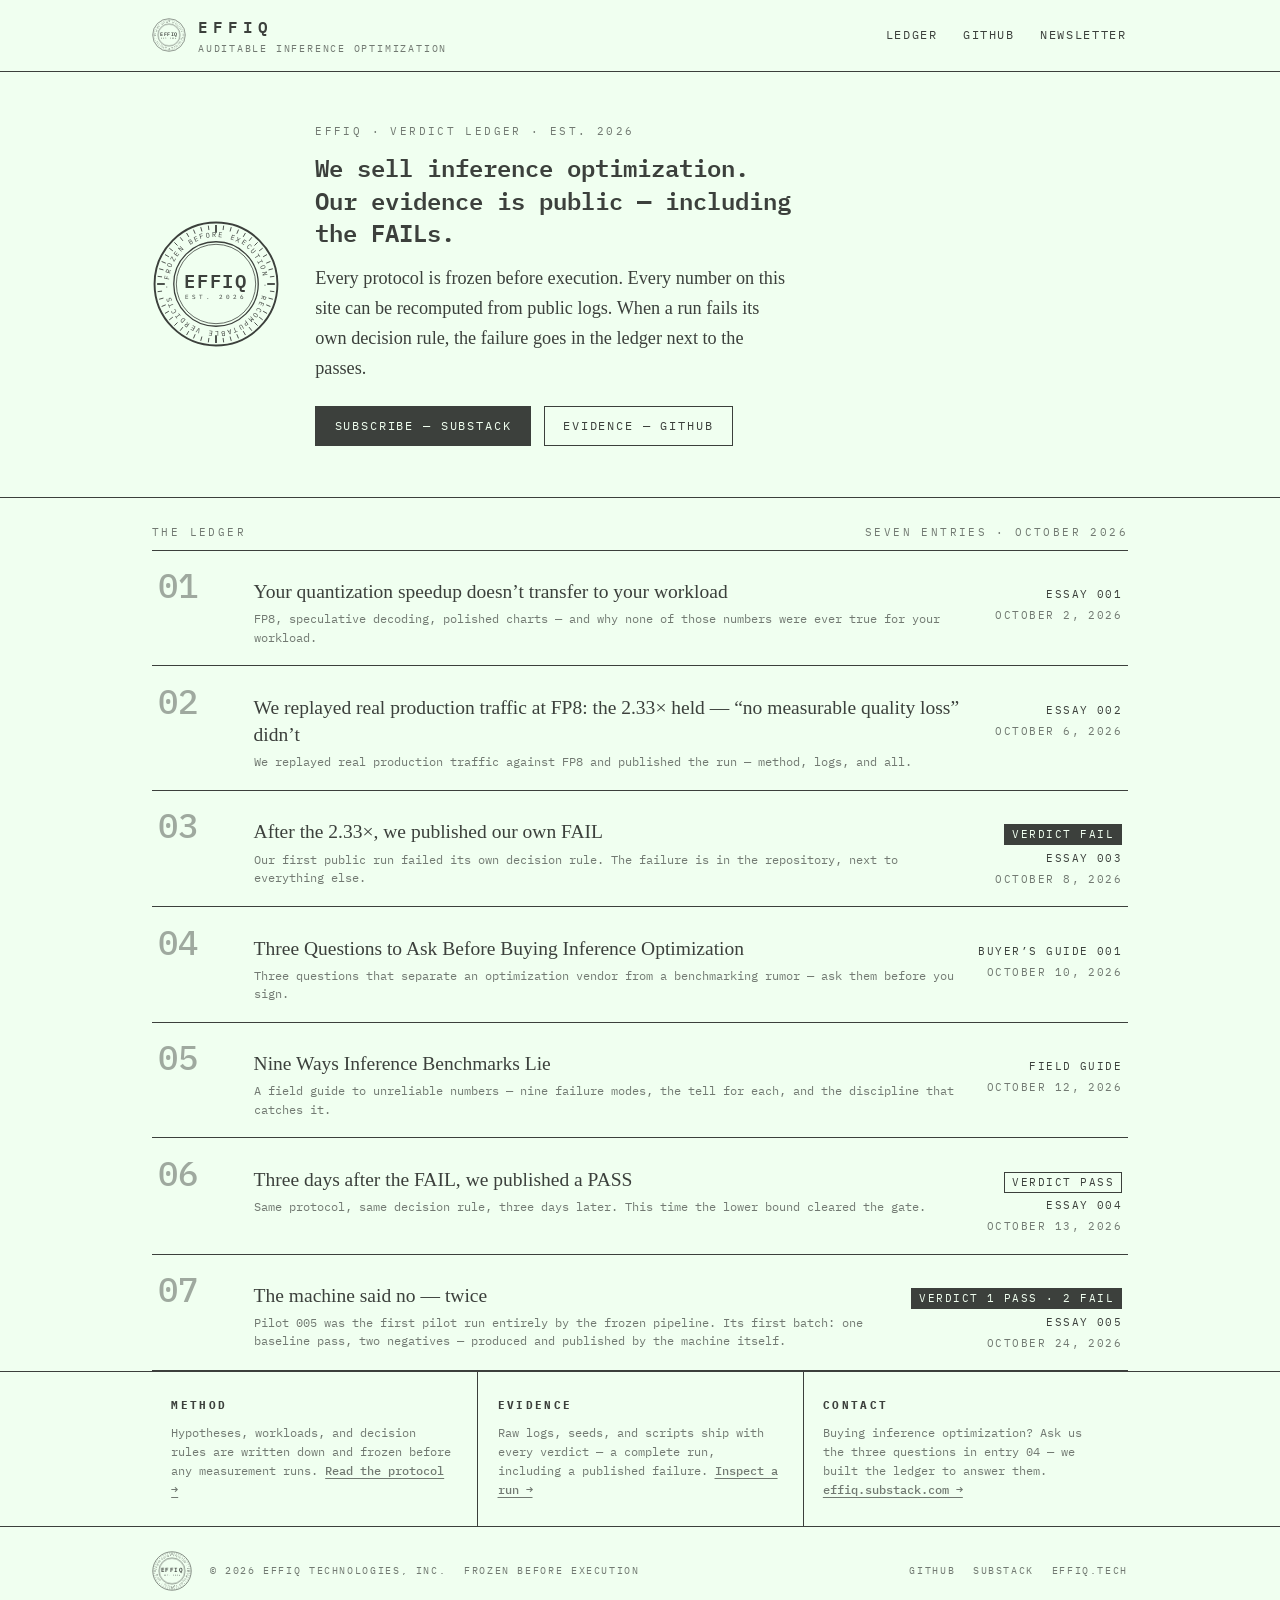
<file: index.html>
<!DOCTYPE html>
<html lang="en">
<head>
<meta charset="utf-8">
<meta name="viewport" content="width=device-width, initial-scale=1">
<title>Effiq — Auditable inference optimization</title>
<meta name="description" content="Effiq publishes inference-optimization verdicts with frozen protocols and recomputable evidence — including the FAILs.">
<link rel="icon" type="image/svg+xml" href="favicon.svg">
<link rel="preconnect" href="https://fonts.googleapis.com">
<link rel="preconnect" href="https://fonts.gstatic.com" crossorigin>
<link href="https://fonts.googleapis.com/css2?family=IBM+Plex+Mono:wght@400;500;600&display=swap" rel="stylesheet">
<link rel="stylesheet" href="style.css">
</head>
<body>
<header class="site-head">
<div class="wrap">
<a class="brand" href="index.html"><svg class="seal" width="34" height="34" viewBox="0 0 100 100" role="img" aria-label="Effiq seal" xmlns="http://www.w3.org/2000/svg">
<defs><path id="hring" d="M 50,50 m -37,0 a 37,37 0 1,1 74,0 a 37,37 0 1,1 -74,0"/></defs>
<g fill="none" stroke="#3C403C">
<circle cx="50" cy="50" r="48" stroke-width="1.5"/>
<line x1="50.00" y1="10.00" x2="50.00" y2="4.00" stroke-width="1.4"/>
<line x1="55.55" y1="7.86" x2="56.00" y2="4.39" stroke-width="0.7"/>
<line x1="61.00" y1="8.95" x2="61.91" y2="5.57" stroke-width="0.7"/>
<line x1="66.26" y1="10.74" x2="67.60" y2="7.50" stroke-width="0.7"/>
<line x1="71.25" y1="13.19" x2="73.00" y2="10.16" stroke-width="0.7"/>
<line x1="75.87" y1="16.28" x2="78.00" y2="13.51" stroke-width="0.7"/>
<line x1="80.05" y1="19.95" x2="82.53" y2="17.47" stroke-width="0.7"/>
<line x1="83.72" y1="24.13" x2="86.49" y2="22.00" stroke-width="0.7"/>
<line x1="86.81" y1="28.75" x2="89.84" y2="27.00" stroke-width="0.7"/>
<line x1="89.26" y1="33.74" x2="92.50" y2="32.40" stroke-width="0.7"/>
<line x1="91.05" y1="39.00" x2="94.43" y2="38.09" stroke-width="0.7"/>
<line x1="92.14" y1="44.45" x2="95.61" y2="44.00" stroke-width="0.7"/>
<line x1="90.00" y1="50.00" x2="96.00" y2="50.00" stroke-width="1.4"/>
<line x1="92.14" y1="55.55" x2="95.61" y2="56.00" stroke-width="0.7"/>
<line x1="91.05" y1="61.00" x2="94.43" y2="61.91" stroke-width="0.7"/>
<line x1="89.26" y1="66.26" x2="92.50" y2="67.60" stroke-width="0.7"/>
<line x1="86.81" y1="71.25" x2="89.84" y2="73.00" stroke-width="0.7"/>
<line x1="83.72" y1="75.87" x2="86.49" y2="78.00" stroke-width="0.7"/>
<line x1="80.05" y1="80.05" x2="82.53" y2="82.53" stroke-width="0.7"/>
<line x1="75.87" y1="83.72" x2="78.00" y2="86.49" stroke-width="0.7"/>
<line x1="71.25" y1="86.81" x2="73.00" y2="89.84" stroke-width="0.7"/>
<line x1="66.26" y1="89.26" x2="67.60" y2="92.50" stroke-width="0.7"/>
<line x1="61.00" y1="91.05" x2="61.91" y2="94.43" stroke-width="0.7"/>
<line x1="55.55" y1="92.14" x2="56.00" y2="95.61" stroke-width="0.7"/>
<line x1="50.00" y1="90.00" x2="50.00" y2="96.00" stroke-width="1.4"/>
<line x1="44.45" y1="92.14" x2="44.00" y2="95.61" stroke-width="0.7"/>
<line x1="39.00" y1="91.05" x2="38.09" y2="94.43" stroke-width="0.7"/>
<line x1="33.74" y1="89.26" x2="32.40" y2="92.50" stroke-width="0.7"/>
<line x1="28.75" y1="86.81" x2="27.00" y2="89.84" stroke-width="0.7"/>
<line x1="24.13" y1="83.72" x2="22.00" y2="86.49" stroke-width="0.7"/>
<line x1="19.95" y1="80.05" x2="17.47" y2="82.53" stroke-width="0.7"/>
<line x1="16.28" y1="75.87" x2="13.51" y2="78.00" stroke-width="0.7"/>
<line x1="13.19" y1="71.25" x2="10.16" y2="73.00" stroke-width="0.7"/>
<line x1="10.74" y1="66.26" x2="7.50" y2="67.60" stroke-width="0.7"/>
<line x1="8.95" y1="61.00" x2="5.57" y2="61.91" stroke-width="0.7"/>
<line x1="7.86" y1="55.55" x2="4.39" y2="56.00" stroke-width="0.7"/>
<line x1="10.00" y1="50.00" x2="4.00" y2="50.00" stroke-width="1.4"/>
<line x1="7.86" y1="44.45" x2="4.39" y2="44.00" stroke-width="0.7"/>
<line x1="8.95" y1="39.00" x2="5.57" y2="38.09" stroke-width="0.7"/>
<line x1="10.74" y1="33.74" x2="7.50" y2="32.40" stroke-width="0.7"/>
<line x1="13.19" y1="28.75" x2="10.16" y2="27.00" stroke-width="0.7"/>
<line x1="16.28" y1="24.13" x2="13.51" y2="22.00" stroke-width="0.7"/>
<line x1="19.95" y1="19.95" x2="17.47" y2="17.47" stroke-width="0.7"/>
<line x1="24.13" y1="16.28" x2="22.00" y2="13.51" stroke-width="0.7"/>
<line x1="28.75" y1="13.19" x2="27.00" y2="10.16" stroke-width="0.7"/>
<line x1="33.74" y1="10.74" x2="32.40" y2="7.50" stroke-width="0.7"/>
<line x1="39.00" y1="8.95" x2="38.09" y2="5.57" stroke-width="0.7"/>
<line x1="44.45" y1="7.86" x2="44.00" y2="4.39" stroke-width="0.7"/>
<circle cx="50" cy="50" r="33" stroke-width="1"/>
<circle cx="50" cy="50" r="31" stroke-width="0.6"/>
</g>
<text font-family="'IBM Plex Mono',monospace" font-size="5.4" letter-spacing="1.55" fill="#3C403C">
<textPath href="#hring" startOffset="1.5%">FROZEN BEFORE EXECUTION · RECOMPUTABLE VERDICTS · EFFIQ ·</textPath>
</text>
<text x="50" y="53.5" text-anchor="middle" font-family="'IBM Plex Mono',monospace" font-weight="600" font-size="14.5" letter-spacing="1.5" fill="#3C403C">EFFIQ</text>
<text x="50" y="62" text-anchor="middle" font-family="'IBM Plex Mono',monospace" font-size="4.6" letter-spacing="2.2" fill="#3C403C">EST. 2026</text>
</svg><span><span class="brand-name">EFFIQ</span><span class="brand-sub">AUDITABLE INFERENCE OPTIMIZATION</span></span></a>
<nav class="site-nav">
<a href="index.html">Ledger</a>
<a href="https://github.com/effiq">GitHub</a>
<a href="https://effiq.substack.com">Newsletter</a>
</nav>
</div>
</header>
<section class="hero">
<div class="wrap">
<svg class="seal" width="128" height="128" viewBox="0 0 100 100" role="img" aria-label="Effiq seal" xmlns="http://www.w3.org/2000/svg">
<defs><path id="heroring" d="M 50,50 m -37,0 a 37,37 0 1,1 74,0 a 37,37 0 1,1 -74,0"/></defs>
<g fill="none" stroke="#3C403C">
<circle cx="50" cy="50" r="48" stroke-width="1.5"/>
<line x1="50.00" y1="10.00" x2="50.00" y2="4.00" stroke-width="1.4"/>
<line x1="55.55" y1="7.86" x2="56.00" y2="4.39" stroke-width="0.7"/>
<line x1="61.00" y1="8.95" x2="61.91" y2="5.57" stroke-width="0.7"/>
<line x1="66.26" y1="10.74" x2="67.60" y2="7.50" stroke-width="0.7"/>
<line x1="71.25" y1="13.19" x2="73.00" y2="10.16" stroke-width="0.7"/>
<line x1="75.87" y1="16.28" x2="78.00" y2="13.51" stroke-width="0.7"/>
<line x1="80.05" y1="19.95" x2="82.53" y2="17.47" stroke-width="0.7"/>
<line x1="83.72" y1="24.13" x2="86.49" y2="22.00" stroke-width="0.7"/>
<line x1="86.81" y1="28.75" x2="89.84" y2="27.00" stroke-width="0.7"/>
<line x1="89.26" y1="33.74" x2="92.50" y2="32.40" stroke-width="0.7"/>
<line x1="91.05" y1="39.00" x2="94.43" y2="38.09" stroke-width="0.7"/>
<line x1="92.14" y1="44.45" x2="95.61" y2="44.00" stroke-width="0.7"/>
<line x1="90.00" y1="50.00" x2="96.00" y2="50.00" stroke-width="1.4"/>
<line x1="92.14" y1="55.55" x2="95.61" y2="56.00" stroke-width="0.7"/>
<line x1="91.05" y1="61.00" x2="94.43" y2="61.91" stroke-width="0.7"/>
<line x1="89.26" y1="66.26" x2="92.50" y2="67.60" stroke-width="0.7"/>
<line x1="86.81" y1="71.25" x2="89.84" y2="73.00" stroke-width="0.7"/>
<line x1="83.72" y1="75.87" x2="86.49" y2="78.00" stroke-width="0.7"/>
<line x1="80.05" y1="80.05" x2="82.53" y2="82.53" stroke-width="0.7"/>
<line x1="75.87" y1="83.72" x2="78.00" y2="86.49" stroke-width="0.7"/>
<line x1="71.25" y1="86.81" x2="73.00" y2="89.84" stroke-width="0.7"/>
<line x1="66.26" y1="89.26" x2="67.60" y2="92.50" stroke-width="0.7"/>
<line x1="61.00" y1="91.05" x2="61.91" y2="94.43" stroke-width="0.7"/>
<line x1="55.55" y1="92.14" x2="56.00" y2="95.61" stroke-width="0.7"/>
<line x1="50.00" y1="90.00" x2="50.00" y2="96.00" stroke-width="1.4"/>
<line x1="44.45" y1="92.14" x2="44.00" y2="95.61" stroke-width="0.7"/>
<line x1="39.00" y1="91.05" x2="38.09" y2="94.43" stroke-width="0.7"/>
<line x1="33.74" y1="89.26" x2="32.40" y2="92.50" stroke-width="0.7"/>
<line x1="28.75" y1="86.81" x2="27.00" y2="89.84" stroke-width="0.7"/>
<line x1="24.13" y1="83.72" x2="22.00" y2="86.49" stroke-width="0.7"/>
<line x1="19.95" y1="80.05" x2="17.47" y2="82.53" stroke-width="0.7"/>
<line x1="16.28" y1="75.87" x2="13.51" y2="78.00" stroke-width="0.7"/>
<line x1="13.19" y1="71.25" x2="10.16" y2="73.00" stroke-width="0.7"/>
<line x1="10.74" y1="66.26" x2="7.50" y2="67.60" stroke-width="0.7"/>
<line x1="8.95" y1="61.00" x2="5.57" y2="61.91" stroke-width="0.7"/>
<line x1="7.86" y1="55.55" x2="4.39" y2="56.00" stroke-width="0.7"/>
<line x1="10.00" y1="50.00" x2="4.00" y2="50.00" stroke-width="1.4"/>
<line x1="7.86" y1="44.45" x2="4.39" y2="44.00" stroke-width="0.7"/>
<line x1="8.95" y1="39.00" x2="5.57" y2="38.09" stroke-width="0.7"/>
<line x1="10.74" y1="33.74" x2="7.50" y2="32.40" stroke-width="0.7"/>
<line x1="13.19" y1="28.75" x2="10.16" y2="27.00" stroke-width="0.7"/>
<line x1="16.28" y1="24.13" x2="13.51" y2="22.00" stroke-width="0.7"/>
<line x1="19.95" y1="19.95" x2="17.47" y2="17.47" stroke-width="0.7"/>
<line x1="24.13" y1="16.28" x2="22.00" y2="13.51" stroke-width="0.7"/>
<line x1="28.75" y1="13.19" x2="27.00" y2="10.16" stroke-width="0.7"/>
<line x1="33.74" y1="10.74" x2="32.40" y2="7.50" stroke-width="0.7"/>
<line x1="39.00" y1="8.95" x2="38.09" y2="5.57" stroke-width="0.7"/>
<line x1="44.45" y1="7.86" x2="44.00" y2="4.39" stroke-width="0.7"/>
<circle cx="50" cy="50" r="33" stroke-width="1"/>
<circle cx="50" cy="50" r="31" stroke-width="0.6"/>
</g>
<text font-family="'IBM Plex Mono',monospace" font-size="5.4" letter-spacing="1.55" fill="#3C403C">
<textPath href="#heroring" startOffset="1.5%">FROZEN BEFORE EXECUTION · RECOMPUTABLE VERDICTS · EFFIQ ·</textPath>
</text>
<text x="50" y="53.5" text-anchor="middle" font-family="'IBM Plex Mono',monospace" font-weight="600" font-size="14.5" letter-spacing="1.5" fill="#3C403C">EFFIQ</text>
<text x="50" y="62" text-anchor="middle" font-family="'IBM Plex Mono',monospace" font-size="4.6" letter-spacing="2.2" fill="#3C403C">EST. 2026</text>
</svg>
<div>
<div class="hero-kicker">EFFIQ · VERDICT LEDGER · EST. 2026</div>
<h1>We sell inference optimization. Our evidence is public — including the FAILs.</h1>
<p class="lede">Every protocol is frozen before execution. Every number on this site can be recomputed from public logs. When a run fails its own decision rule, the failure goes in the ledger next to the passes.</p>
<div class="cta-row">
<a class="btn btn-inv" href="https://effiq.substack.com">SUBSCRIBE — SUBSTACK</a>
<a class="btn btn-plain" href="https://github.com/effiq">EVIDENCE — GITHUB</a>
</div>
</div>
</div>
</section>
<main class="wrap">
<div class="ledger-head"><span>THE LEDGER</span><span>SEVEN ENTRIES · OCTOBER 2026</span></div>
<ul class="ledger">
<li><a href="essays/essay-001-quantization-speedup.html">
<span class="no">01</span>
<span><span class="title">Your quantization speedup doesn’t transfer to your workload</span><span class="dek">FP8, speculative decoding, polished charts — and why none of those numbers were ever true for your workload.</span></span>
<span class="meta"><span class="kind">ESSAY 001</span>OCTOBER 2, 2026</span>
</a></li><li><a href="essays/essay-002-replaying-production-traffic.html">
<span class="no">02</span>
<span><span class="title">We replayed real production traffic at FP8: the 2.33× held — “no measurable quality loss” didn’t</span><span class="dek">We replayed real production traffic against FP8 and published the run — method, logs, and all.</span></span>
<span class="meta"><span class="kind">ESSAY 002</span>OCTOBER 6, 2026</span>
</a></li><li><a href="essays/essay-003-we-published-our-fail.html">
<span class="no">03</span>
<span><span class="title">After the 2.33×, we published our own FAIL</span><span class="dek">Our first public run failed its own decision rule. The failure is in the repository, next to everything else.</span></span>
<span class="meta"><span class="verdict-fail">VERDICT FAIL</span><span class="kind">ESSAY 003</span>OCTOBER 8, 2026</span>
</a></li><li><a href="essays/guide-001-three-questions.html">
<span class="no">04</span>
<span><span class="title">Three Questions to Ask Before Buying Inference Optimization</span><span class="dek">Three questions that separate an optimization vendor from a benchmarking rumor — ask them before you sign.</span></span>
<span class="meta"><span class="kind">BUYER’S GUIDE 001</span>OCTOBER 10, 2026</span>
</a></li><li><a href="essays/nine-ways-inference-benchmarks-lie.html">
<span class="no">05</span>
<span><span class="title">Nine Ways Inference Benchmarks Lie</span><span class="dek">A field guide to unreliable numbers — nine failure modes, the tell for each, and the discipline that catches it.</span></span>
<span class="meta"><span class="kind">FIELD GUIDE</span>OCTOBER 12, 2026</span>
</a></li><li><a href="essays/essay-004-three-days-after-the-fail.html">
<span class="no">06</span>
<span><span class="title">Three days after the FAIL, we published a PASS</span><span class="dek">Same protocol, same decision rule, three days later. This time the lower bound cleared the gate.</span></span>
<span class="meta"><span class="verdict-pass">VERDICT PASS</span><span class="kind">ESSAY 004</span>OCTOBER 13, 2026</span>
</a></li><li><a href="essays/essay-005-the-machine-said-no.html">
<span class="no">07</span>
<span><span class="title">The machine said no — twice</span><span class="dek">Pilot 005 was the first pilot run entirely by the frozen pipeline. Its first batch: one baseline pass, two negatives — produced and published by the machine itself.</span></span>
<span class="meta"><span class="verdict-fail">VERDICT 1 PASS · 2 FAIL</span><span class="kind">ESSAY 005</span>OCTOBER 24, 2026</span>
</a></li>
</ul>
</main>
<section class="strip">
<div class="wrap">
<div class="cell"><h2>METHOD</h2><p>Hypotheses, workloads, and decision rules are written down and frozen before any measurement runs. <a href="https://github.com/effiq/protocol">Read the protocol →</a></p></div>
<div class="cell"><h2>EVIDENCE</h2><p>Raw logs, seeds, and scripts ship with every verdict — a complete run, including a published failure. <a href="https://github.com/effiq/practice">Inspect a run →</a></p></div>
<div class="cell"><h2>CONTACT</h2><p>Buying inference optimization? Ask us the three questions in entry 04 — we built the ledger to answer them. <a href="https://effiq.substack.com">effiq.substack.com →</a></p></div>
</div>
</section>
<footer class="colophon">
<div class="wrap">
<svg class="seal" width="40" height="40" viewBox="0 0 100 100" role="img" aria-label="Effiq seal" xmlns="http://www.w3.org/2000/svg">
<defs><path id="fring" d="M 50,50 m -37,0 a 37,37 0 1,1 74,0 a 37,37 0 1,1 -74,0"/></defs>
<g fill="none" stroke="#3C403C">
<circle cx="50" cy="50" r="48" stroke-width="1.5"/>
<line x1="50.00" y1="10.00" x2="50.00" y2="4.00" stroke-width="1.4"/>
<line x1="55.55" y1="7.86" x2="56.00" y2="4.39" stroke-width="0.7"/>
<line x1="61.00" y1="8.95" x2="61.91" y2="5.57" stroke-width="0.7"/>
<line x1="66.26" y1="10.74" x2="67.60" y2="7.50" stroke-width="0.7"/>
<line x1="71.25" y1="13.19" x2="73.00" y2="10.16" stroke-width="0.7"/>
<line x1="75.87" y1="16.28" x2="78.00" y2="13.51" stroke-width="0.7"/>
<line x1="80.05" y1="19.95" x2="82.53" y2="17.47" stroke-width="0.7"/>
<line x1="83.72" y1="24.13" x2="86.49" y2="22.00" stroke-width="0.7"/>
<line x1="86.81" y1="28.75" x2="89.84" y2="27.00" stroke-width="0.7"/>
<line x1="89.26" y1="33.74" x2="92.50" y2="32.40" stroke-width="0.7"/>
<line x1="91.05" y1="39.00" x2="94.43" y2="38.09" stroke-width="0.7"/>
<line x1="92.14" y1="44.45" x2="95.61" y2="44.00" stroke-width="0.7"/>
<line x1="90.00" y1="50.00" x2="96.00" y2="50.00" stroke-width="1.4"/>
<line x1="92.14" y1="55.55" x2="95.61" y2="56.00" stroke-width="0.7"/>
<line x1="91.05" y1="61.00" x2="94.43" y2="61.91" stroke-width="0.7"/>
<line x1="89.26" y1="66.26" x2="92.50" y2="67.60" stroke-width="0.7"/>
<line x1="86.81" y1="71.25" x2="89.84" y2="73.00" stroke-width="0.7"/>
<line x1="83.72" y1="75.87" x2="86.49" y2="78.00" stroke-width="0.7"/>
<line x1="80.05" y1="80.05" x2="82.53" y2="82.53" stroke-width="0.7"/>
<line x1="75.87" y1="83.72" x2="78.00" y2="86.49" stroke-width="0.7"/>
<line x1="71.25" y1="86.81" x2="73.00" y2="89.84" stroke-width="0.7"/>
<line x1="66.26" y1="89.26" x2="67.60" y2="92.50" stroke-width="0.7"/>
<line x1="61.00" y1="91.05" x2="61.91" y2="94.43" stroke-width="0.7"/>
<line x1="55.55" y1="92.14" x2="56.00" y2="95.61" stroke-width="0.7"/>
<line x1="50.00" y1="90.00" x2="50.00" y2="96.00" stroke-width="1.4"/>
<line x1="44.45" y1="92.14" x2="44.00" y2="95.61" stroke-width="0.7"/>
<line x1="39.00" y1="91.05" x2="38.09" y2="94.43" stroke-width="0.7"/>
<line x1="33.74" y1="89.26" x2="32.40" y2="92.50" stroke-width="0.7"/>
<line x1="28.75" y1="86.81" x2="27.00" y2="89.84" stroke-width="0.7"/>
<line x1="24.13" y1="83.72" x2="22.00" y2="86.49" stroke-width="0.7"/>
<line x1="19.95" y1="80.05" x2="17.47" y2="82.53" stroke-width="0.7"/>
<line x1="16.28" y1="75.87" x2="13.51" y2="78.00" stroke-width="0.7"/>
<line x1="13.19" y1="71.25" x2="10.16" y2="73.00" stroke-width="0.7"/>
<line x1="10.74" y1="66.26" x2="7.50" y2="67.60" stroke-width="0.7"/>
<line x1="8.95" y1="61.00" x2="5.57" y2="61.91" stroke-width="0.7"/>
<line x1="7.86" y1="55.55" x2="4.39" y2="56.00" stroke-width="0.7"/>
<line x1="10.00" y1="50.00" x2="4.00" y2="50.00" stroke-width="1.4"/>
<line x1="7.86" y1="44.45" x2="4.39" y2="44.00" stroke-width="0.7"/>
<line x1="8.95" y1="39.00" x2="5.57" y2="38.09" stroke-width="0.7"/>
<line x1="10.74" y1="33.74" x2="7.50" y2="32.40" stroke-width="0.7"/>
<line x1="13.19" y1="28.75" x2="10.16" y2="27.00" stroke-width="0.7"/>
<line x1="16.28" y1="24.13" x2="13.51" y2="22.00" stroke-width="0.7"/>
<line x1="19.95" y1="19.95" x2="17.47" y2="17.47" stroke-width="0.7"/>
<line x1="24.13" y1="16.28" x2="22.00" y2="13.51" stroke-width="0.7"/>
<line x1="28.75" y1="13.19" x2="27.00" y2="10.16" stroke-width="0.7"/>
<line x1="33.74" y1="10.74" x2="32.40" y2="7.50" stroke-width="0.7"/>
<line x1="39.00" y1="8.95" x2="38.09" y2="5.57" stroke-width="0.7"/>
<line x1="44.45" y1="7.86" x2="44.00" y2="4.39" stroke-width="0.7"/>
<circle cx="50" cy="50" r="33" stroke-width="1"/>
<circle cx="50" cy="50" r="31" stroke-width="0.6"/>
</g>
<text font-family="'IBM Plex Mono',monospace" font-size="5.4" letter-spacing="1.55" fill="#3C403C">
<textPath href="#fring" startOffset="1.5%">FROZEN BEFORE EXECUTION · RECOMPUTABLE VERDICTS · EFFIQ ·</textPath>
</text>
<text x="50" y="53.5" text-anchor="middle" font-family="'IBM Plex Mono',monospace" font-weight="600" font-size="14.5" letter-spacing="1.5" fill="#3C403C">EFFIQ</text>
<text x="50" y="62" text-anchor="middle" font-family="'IBM Plex Mono',monospace" font-size="4.6" letter-spacing="2.2" fill="#3C403C">EST. 2026</text>
</svg>
<span>© 2026 EFFIQ TECHNOLOGIES, INC.</span>
<span>FROZEN BEFORE EXECUTION</span>
<span class="spacer"></span>
<a href="https://github.com/effiq">GITHUB</a>
<a href="https://effiq.substack.com">SUBSTACK</a>
<a href="https://effiq.tech">EFFIQ.TECH</a>
</div>
</footer>
</body>
</html>
</file>
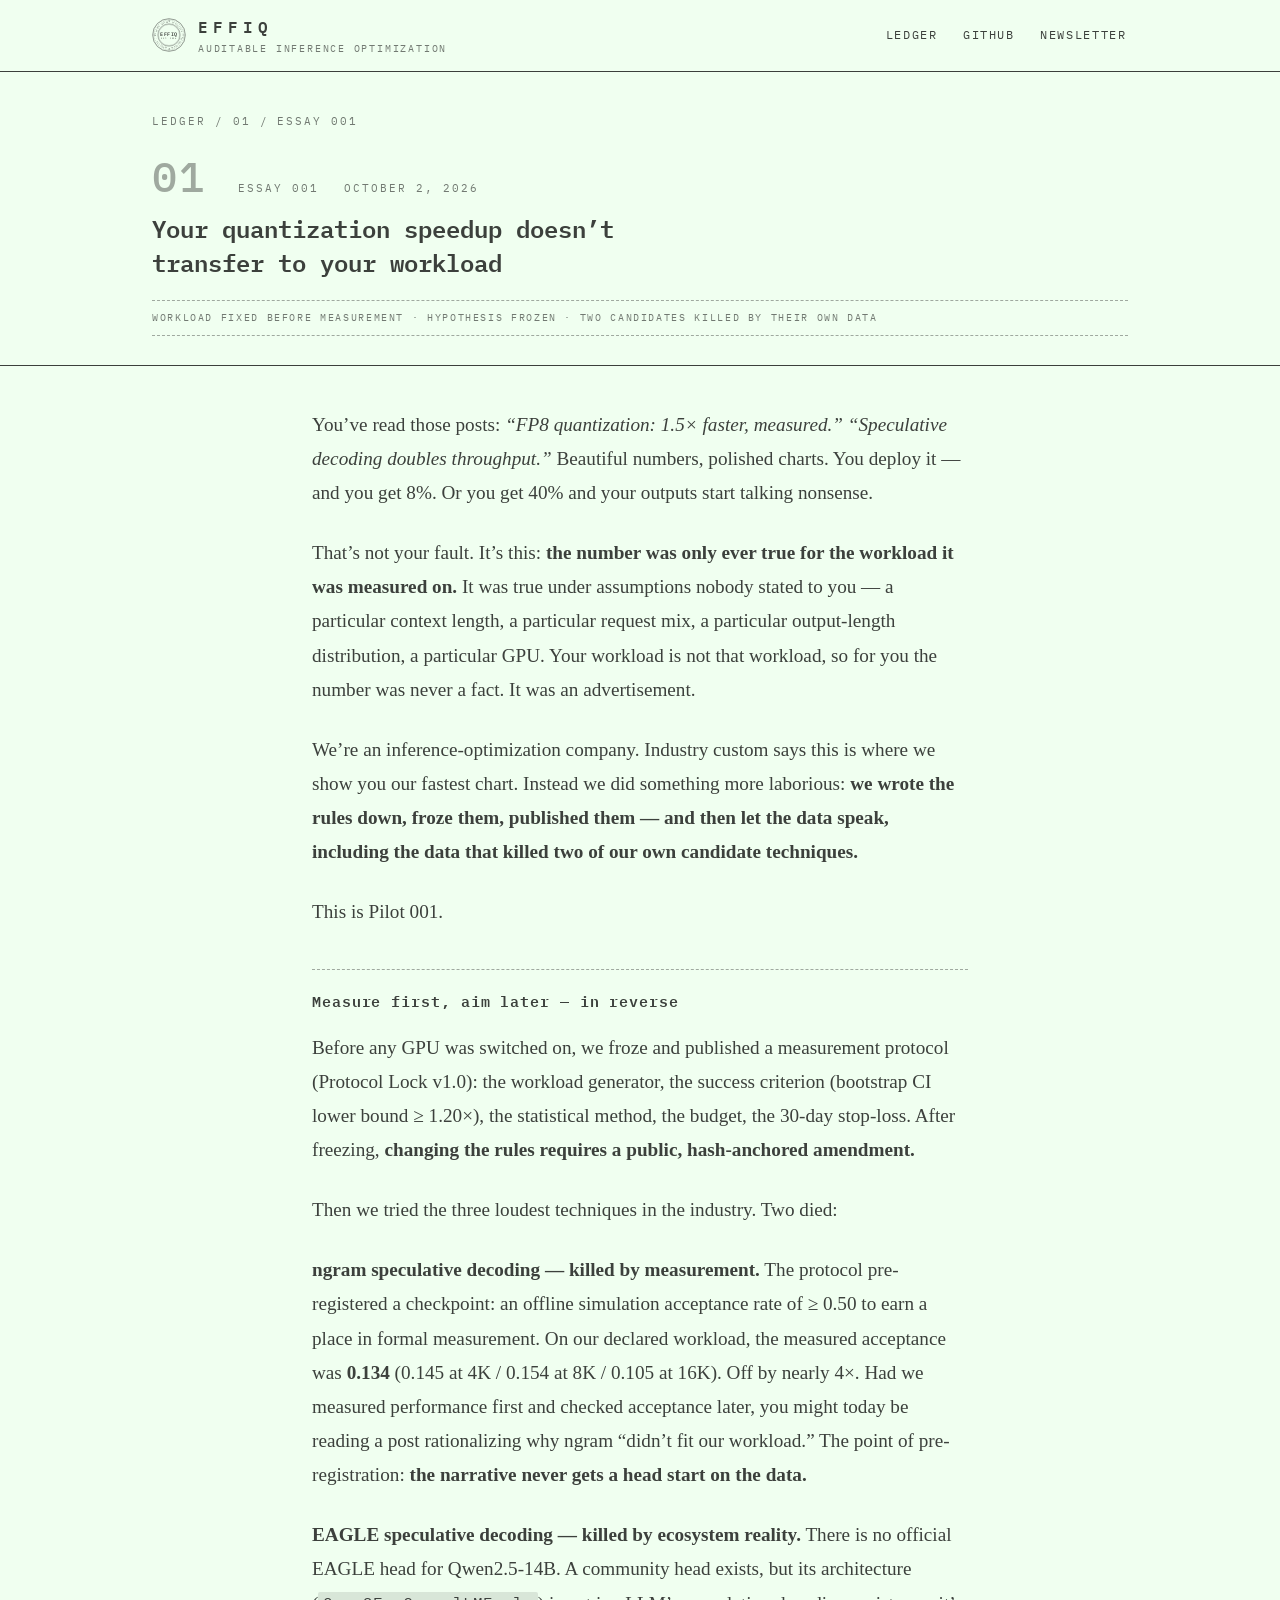
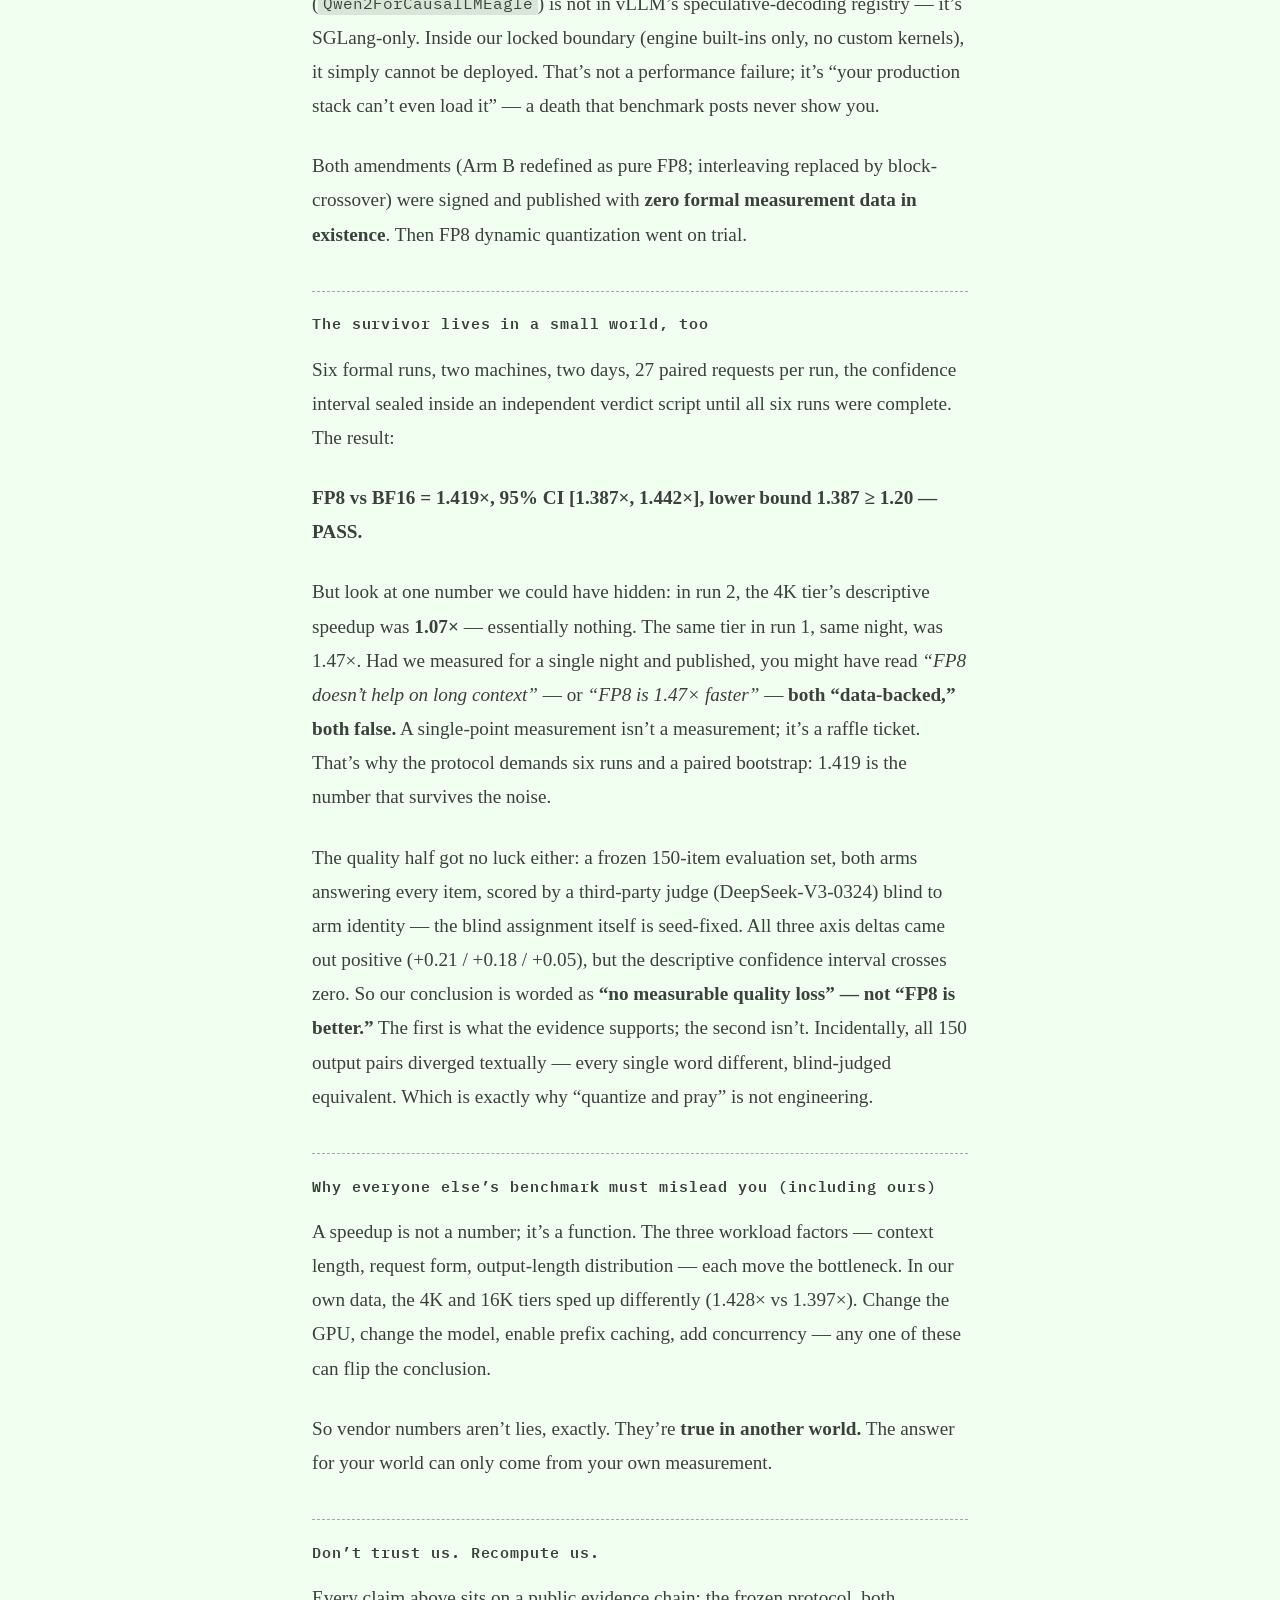
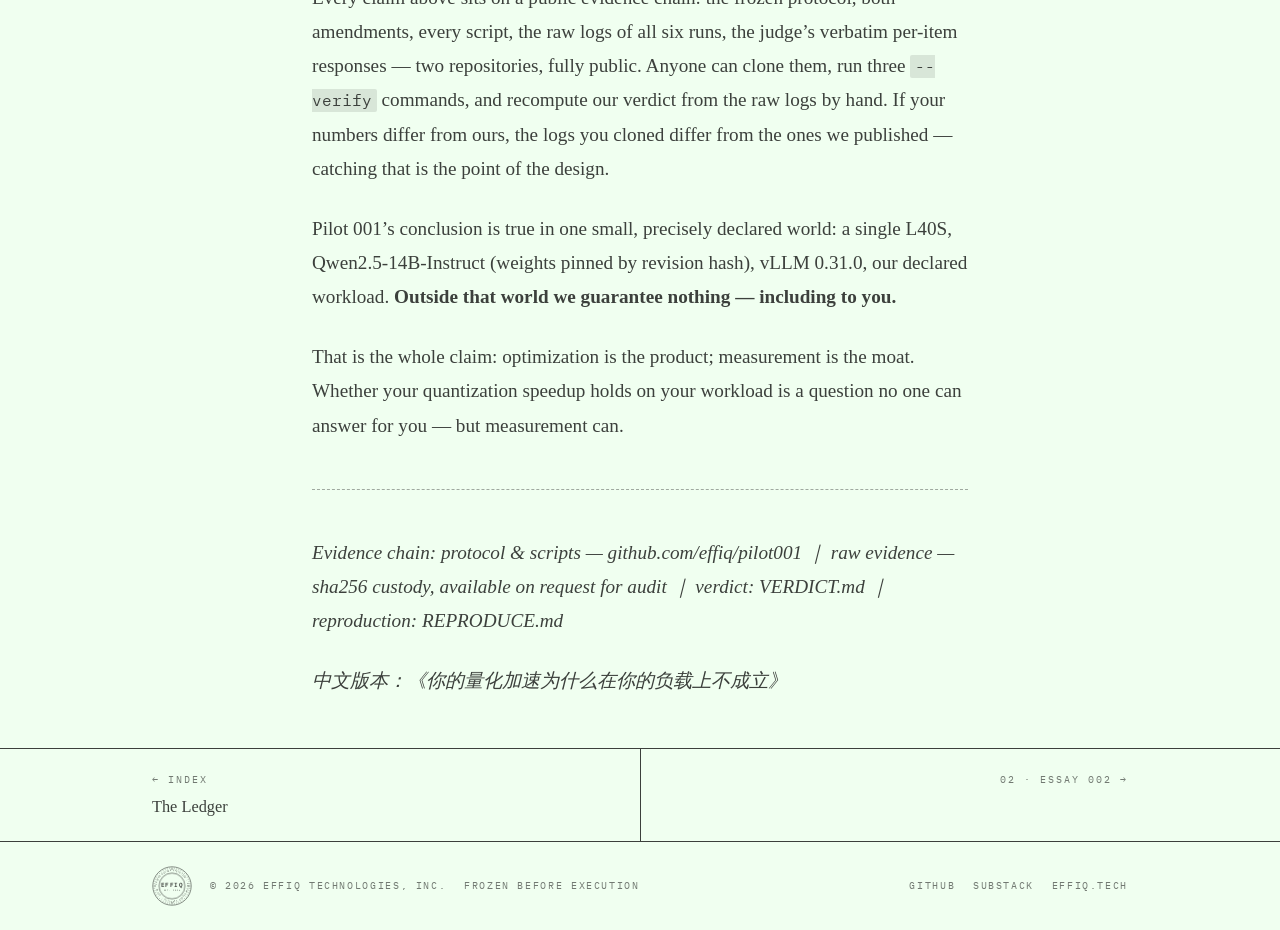
<file: essays/essay-001-quantization-speedup.html>
<!DOCTYPE html>
<html lang="en">
<head>
<meta charset="utf-8">
<meta name="viewport" content="width=device-width, initial-scale=1">
<title>Your quantization speedup doesn’t transfer to your workload — Effiq</title>
<meta name="description" content="FP8, speculative decoding, polished charts — and why none of those numbers were ever true for your workload.">
<link rel="icon" type="image/svg+xml" href="../favicon.svg">
<link rel="preconnect" href="https://fonts.googleapis.com">
<link rel="preconnect" href="https://fonts.gstatic.com" crossorigin>
<link href="https://fonts.googleapis.com/css2?family=IBM+Plex+Mono:wght@400;500;600&display=swap" rel="stylesheet">
<link rel="stylesheet" href="../style.css">
</head>
<body>
<header class="site-head">
<div class="wrap">
<a class="brand" href="../index.html"><svg class="seal" width="34" height="34" viewBox="0 0 100 100" role="img" aria-label="Effiq seal" xmlns="http://www.w3.org/2000/svg">
<defs><path id="hring" d="M 50,50 m -37,0 a 37,37 0 1,1 74,0 a 37,37 0 1,1 -74,0"/></defs>
<g fill="none" stroke="#3C403C">
<circle cx="50" cy="50" r="48" stroke-width="1.5"/>
<line x1="50.00" y1="10.00" x2="50.00" y2="4.00" stroke-width="1.4"/>
<line x1="55.55" y1="7.86" x2="56.00" y2="4.39" stroke-width="0.7"/>
<line x1="61.00" y1="8.95" x2="61.91" y2="5.57" stroke-width="0.7"/>
<line x1="66.26" y1="10.74" x2="67.60" y2="7.50" stroke-width="0.7"/>
<line x1="71.25" y1="13.19" x2="73.00" y2="10.16" stroke-width="0.7"/>
<line x1="75.87" y1="16.28" x2="78.00" y2="13.51" stroke-width="0.7"/>
<line x1="80.05" y1="19.95" x2="82.53" y2="17.47" stroke-width="0.7"/>
<line x1="83.72" y1="24.13" x2="86.49" y2="22.00" stroke-width="0.7"/>
<line x1="86.81" y1="28.75" x2="89.84" y2="27.00" stroke-width="0.7"/>
<line x1="89.26" y1="33.74" x2="92.50" y2="32.40" stroke-width="0.7"/>
<line x1="91.05" y1="39.00" x2="94.43" y2="38.09" stroke-width="0.7"/>
<line x1="92.14" y1="44.45" x2="95.61" y2="44.00" stroke-width="0.7"/>
<line x1="90.00" y1="50.00" x2="96.00" y2="50.00" stroke-width="1.4"/>
<line x1="92.14" y1="55.55" x2="95.61" y2="56.00" stroke-width="0.7"/>
<line x1="91.05" y1="61.00" x2="94.43" y2="61.91" stroke-width="0.7"/>
<line x1="89.26" y1="66.26" x2="92.50" y2="67.60" stroke-width="0.7"/>
<line x1="86.81" y1="71.25" x2="89.84" y2="73.00" stroke-width="0.7"/>
<line x1="83.72" y1="75.87" x2="86.49" y2="78.00" stroke-width="0.7"/>
<line x1="80.05" y1="80.05" x2="82.53" y2="82.53" stroke-width="0.7"/>
<line x1="75.87" y1="83.72" x2="78.00" y2="86.49" stroke-width="0.7"/>
<line x1="71.25" y1="86.81" x2="73.00" y2="89.84" stroke-width="0.7"/>
<line x1="66.26" y1="89.26" x2="67.60" y2="92.50" stroke-width="0.7"/>
<line x1="61.00" y1="91.05" x2="61.91" y2="94.43" stroke-width="0.7"/>
<line x1="55.55" y1="92.14" x2="56.00" y2="95.61" stroke-width="0.7"/>
<line x1="50.00" y1="90.00" x2="50.00" y2="96.00" stroke-width="1.4"/>
<line x1="44.45" y1="92.14" x2="44.00" y2="95.61" stroke-width="0.7"/>
<line x1="39.00" y1="91.05" x2="38.09" y2="94.43" stroke-width="0.7"/>
<line x1="33.74" y1="89.26" x2="32.40" y2="92.50" stroke-width="0.7"/>
<line x1="28.75" y1="86.81" x2="27.00" y2="89.84" stroke-width="0.7"/>
<line x1="24.13" y1="83.72" x2="22.00" y2="86.49" stroke-width="0.7"/>
<line x1="19.95" y1="80.05" x2="17.47" y2="82.53" stroke-width="0.7"/>
<line x1="16.28" y1="75.87" x2="13.51" y2="78.00" stroke-width="0.7"/>
<line x1="13.19" y1="71.25" x2="10.16" y2="73.00" stroke-width="0.7"/>
<line x1="10.74" y1="66.26" x2="7.50" y2="67.60" stroke-width="0.7"/>
<line x1="8.95" y1="61.00" x2="5.57" y2="61.91" stroke-width="0.7"/>
<line x1="7.86" y1="55.55" x2="4.39" y2="56.00" stroke-width="0.7"/>
<line x1="10.00" y1="50.00" x2="4.00" y2="50.00" stroke-width="1.4"/>
<line x1="7.86" y1="44.45" x2="4.39" y2="44.00" stroke-width="0.7"/>
<line x1="8.95" y1="39.00" x2="5.57" y2="38.09" stroke-width="0.7"/>
<line x1="10.74" y1="33.74" x2="7.50" y2="32.40" stroke-width="0.7"/>
<line x1="13.19" y1="28.75" x2="10.16" y2="27.00" stroke-width="0.7"/>
<line x1="16.28" y1="24.13" x2="13.51" y2="22.00" stroke-width="0.7"/>
<line x1="19.95" y1="19.95" x2="17.47" y2="17.47" stroke-width="0.7"/>
<line x1="24.13" y1="16.28" x2="22.00" y2="13.51" stroke-width="0.7"/>
<line x1="28.75" y1="13.19" x2="27.00" y2="10.16" stroke-width="0.7"/>
<line x1="33.74" y1="10.74" x2="32.40" y2="7.50" stroke-width="0.7"/>
<line x1="39.00" y1="8.95" x2="38.09" y2="5.57" stroke-width="0.7"/>
<line x1="44.45" y1="7.86" x2="44.00" y2="4.39" stroke-width="0.7"/>
<circle cx="50" cy="50" r="33" stroke-width="1"/>
<circle cx="50" cy="50" r="31" stroke-width="0.6"/>
</g>
<text font-family="'IBM Plex Mono',monospace" font-size="5.4" letter-spacing="1.55" fill="#3C403C">
<textPath href="#hring" startOffset="1.5%">FROZEN BEFORE EXECUTION · RECOMPUTABLE VERDICTS · EFFIQ ·</textPath>
</text>
<text x="50" y="53.5" text-anchor="middle" font-family="'IBM Plex Mono',monospace" font-weight="600" font-size="14.5" letter-spacing="1.5" fill="#3C403C">EFFIQ</text>
<text x="50" y="62" text-anchor="middle" font-family="'IBM Plex Mono',monospace" font-size="4.6" letter-spacing="2.2" fill="#3C403C">EST. 2026</text>
</svg><span><span class="brand-name">EFFIQ</span><span class="brand-sub">AUDITABLE INFERENCE OPTIMIZATION</span></span></a>
<nav class="site-nav">
<a href="../index.html">Ledger</a>
<a href="https://github.com/effiq">GitHub</a>
<a href="https://effiq.substack.com">Newsletter</a>
</nav>
</div>
</header>
<header class="art-head">
<div class="wrap">
<div class="crumbs"><a href="../index.html">LEDGER</a> / 01 / ESSAY 001</div>
<div class="art-meta"><span class="no">01</span><span>ESSAY 001</span><span>OCTOBER 2, 2026</span></div>
<h1>Your quantization speedup doesn’t transfer to your workload</h1>
<div class="evidence">WORKLOAD FIXED BEFORE MEASUREMENT · HYPOTHESIS FROZEN · TWO CANDIDATES KILLED BY THEIR OWN DATA</div>
</div>
</header>
<article class="art-body">
<p>You’ve read those posts: <em>“FP8 quantization: 1.5× faster, measured.”</em> <em>“Speculative decoding doubles throughput.”</em> Beautiful numbers, polished charts. You deploy it — and you get 8%. Or you get 40% and your outputs start talking nonsense.</p>
<p>That’s not your fault. It’s this: <strong>the number was only ever true for the workload it was measured on.</strong> It was true under assumptions nobody stated to you — a particular context length, a particular request mix, a particular output-length distribution, a particular GPU. Your workload is not that workload, so for you the number was never a fact. It was an advertisement.</p>
<p>We’re an inference-optimization company. Industry custom says this is where we show you our fastest chart. Instead we did something more laborious: <strong>we wrote the rules down, froze them, published them — and then let the data speak, including the data that killed two of our own candidate techniques.</strong></p>
<p>This is Pilot 001.</p>
<h2 id="measure-first-aim-later-in-reverse">Measure first, aim later — in reverse</h2>
<p>Before any GPU was switched on, we froze and published a measurement protocol (Protocol Lock v1.0): the workload generator, the success criterion (bootstrap CI lower bound ≥ 1.20×), the statistical method, the budget, the 30-day stop-loss. After freezing, <strong>changing the rules requires a public, hash-anchored amendment.</strong></p>
<p>Then we tried the three loudest techniques in the industry. Two died:</p>
<p><strong>ngram speculative decoding — killed by measurement.</strong> The protocol pre-registered a checkpoint: an offline simulation acceptance rate of ≥ 0.50 to earn a place in formal measurement. On our declared workload, the measured acceptance was <strong>0.134</strong> (0.145 at 4K / 0.154 at 8K / 0.105 at 16K). Off by nearly 4×. Had we measured performance first and checked acceptance later, you might today be reading a post rationalizing why ngram “didn’t fit our workload.” The point of pre-registration: <strong>the narrative never gets a head start on the data.</strong></p>
<p><strong>EAGLE speculative decoding — killed by ecosystem reality.</strong> There is no official EAGLE head for Qwen2.5-14B. A community head exists, but its architecture (<code>Qwen2ForCausalLMEagle</code>) is not in vLLM’s speculative-decoding registry — it’s SGLang-only. Inside our locked boundary (engine built-ins only, no custom kernels), it simply cannot be deployed. That’s not a performance failure; it’s “your production stack can’t even load it” — a death that benchmark posts never show you.</p>
<p>Both amendments (Arm B redefined as pure FP8; interleaving replaced by block-crossover) were signed and published with <strong>zero formal measurement data in existence</strong>. Then FP8 dynamic quantization went on trial.</p>
<h2 id="the-survivor-lives-in-a-small-world-too">The survivor lives in a small world, too</h2>
<p>Six formal runs, two machines, two days, 27 paired requests per run, the confidence interval sealed inside an independent verdict script until all six runs were complete. The result:</p>
<p><strong>FP8 vs BF16 = 1.419×, 95% CI [1.387×, 1.442×], lower bound 1.387 ≥ 1.20 — PASS.</strong></p>
<p>But look at one number we could have hidden: in run 2, the 4K tier’s descriptive speedup was <strong>1.07×</strong> — essentially nothing. The same tier in run 1, same night, was 1.47×. Had we measured for a single night and published, you might have read <em>“FP8 doesn’t help on long context”</em> — or <em>“FP8 is 1.47× faster”</em> — <strong>both “data-backed,” both false.</strong> A single-point measurement isn’t a measurement; it’s a raffle ticket. That’s why the protocol demands six runs and a paired bootstrap: 1.419 is the number that survives the noise.</p>
<p>The quality half got no luck either: a frozen 150-item evaluation set, both arms answering every item, scored by a third-party judge (DeepSeek-V3-0324) blind to arm identity — the blind assignment itself is seed-fixed. All three axis deltas came out positive (+0.21 / +0.18 / +0.05), but the descriptive confidence interval crosses zero. So our conclusion is worded as <strong>“no measurable quality loss” — not “FP8 is better.”</strong> The first is what the evidence supports; the second isn’t. Incidentally, all 150 output pairs diverged textually — every single word different, blind-judged equivalent. Which is exactly why “quantize and pray” is not engineering.</p>
<h2 id="why-everyone-elses-benchmark-must-mislead-you-including-ours">Why everyone else’s benchmark must mislead you (including ours)</h2>
<p>A speedup is not a number; it’s a function. The three workload factors — context length, request form, output-length distribution — each move the bottleneck. In our own data, the 4K and 16K tiers sped up differently (1.428× vs 1.397×). Change the GPU, change the model, enable prefix caching, add concurrency — any one of these can flip the conclusion.</p>
<p>So vendor numbers aren’t lies, exactly. They’re <strong>true in another world.</strong> The answer for your world can only come from your own measurement.</p>
<h2 id="dont-trust-us.-recompute-us.">Don’t trust us. Recompute us.</h2>
<p>Every claim above sits on a public evidence chain: the frozen protocol, both amendments, every script, the raw logs of all six runs, the judge’s verbatim per-item responses — two repositories, fully public. Anyone can clone them, run three <code>--verify</code> commands, and recompute our verdict from the raw logs by hand. If your numbers differ from ours, the logs you cloned differ from the ones we published — catching that is the point of the design.</p>
<p>Pilot 001’s conclusion is true in one small, precisely declared world: a single L40S, Qwen2.5-14B-Instruct (weights pinned by revision hash), vLLM 0.31.0, our declared workload. <strong>Outside that world we guarantee nothing — including to you.</strong></p>
<p>That is the whole claim: optimization is the product; measurement is the moat. Whether your quantization speedup holds on your workload is a question no one can answer for you — but measurement can.</p>
<hr />
<p><em>Evidence chain: protocol &amp; scripts — github.com/effiq/pilot001 ｜ raw evidence — sha256 custody, available on request for audit ｜ verdict: VERDICT.md ｜ reproduction: REPRODUCE.md</em></p>
<p><em>中文版本：《你的量化加速为什么在你的负载上不成立》</em></p>
</article>
<nav class="pager"><div class="wrap"><a class="prev" href="../index.html"><span class="lbl">← INDEX</span><span class="t">The Ledger</span></a><a class="next" href="essay-002-replaying-production-traffic.html"><span class="lbl">02 · ESSAY 002 →</span><span class="t"></span></a></div></nav>
<footer class="colophon">
<div class="wrap">
<svg class="seal" width="40" height="40" viewBox="0 0 100 100" role="img" aria-label="Effiq seal" xmlns="http://www.w3.org/2000/svg">
<defs><path id="fring" d="M 50,50 m -37,0 a 37,37 0 1,1 74,0 a 37,37 0 1,1 -74,0"/></defs>
<g fill="none" stroke="#3C403C">
<circle cx="50" cy="50" r="48" stroke-width="1.5"/>
<line x1="50.00" y1="10.00" x2="50.00" y2="4.00" stroke-width="1.4"/>
<line x1="55.55" y1="7.86" x2="56.00" y2="4.39" stroke-width="0.7"/>
<line x1="61.00" y1="8.95" x2="61.91" y2="5.57" stroke-width="0.7"/>
<line x1="66.26" y1="10.74" x2="67.60" y2="7.50" stroke-width="0.7"/>
<line x1="71.25" y1="13.19" x2="73.00" y2="10.16" stroke-width="0.7"/>
<line x1="75.87" y1="16.28" x2="78.00" y2="13.51" stroke-width="0.7"/>
<line x1="80.05" y1="19.95" x2="82.53" y2="17.47" stroke-width="0.7"/>
<line x1="83.72" y1="24.13" x2="86.49" y2="22.00" stroke-width="0.7"/>
<line x1="86.81" y1="28.75" x2="89.84" y2="27.00" stroke-width="0.7"/>
<line x1="89.26" y1="33.74" x2="92.50" y2="32.40" stroke-width="0.7"/>
<line x1="91.05" y1="39.00" x2="94.43" y2="38.09" stroke-width="0.7"/>
<line x1="92.14" y1="44.45" x2="95.61" y2="44.00" stroke-width="0.7"/>
<line x1="90.00" y1="50.00" x2="96.00" y2="50.00" stroke-width="1.4"/>
<line x1="92.14" y1="55.55" x2="95.61" y2="56.00" stroke-width="0.7"/>
<line x1="91.05" y1="61.00" x2="94.43" y2="61.91" stroke-width="0.7"/>
<line x1="89.26" y1="66.26" x2="92.50" y2="67.60" stroke-width="0.7"/>
<line x1="86.81" y1="71.25" x2="89.84" y2="73.00" stroke-width="0.7"/>
<line x1="83.72" y1="75.87" x2="86.49" y2="78.00" stroke-width="0.7"/>
<line x1="80.05" y1="80.05" x2="82.53" y2="82.53" stroke-width="0.7"/>
<line x1="75.87" y1="83.72" x2="78.00" y2="86.49" stroke-width="0.7"/>
<line x1="71.25" y1="86.81" x2="73.00" y2="89.84" stroke-width="0.7"/>
<line x1="66.26" y1="89.26" x2="67.60" y2="92.50" stroke-width="0.7"/>
<line x1="61.00" y1="91.05" x2="61.91" y2="94.43" stroke-width="0.7"/>
<line x1="55.55" y1="92.14" x2="56.00" y2="95.61" stroke-width="0.7"/>
<line x1="50.00" y1="90.00" x2="50.00" y2="96.00" stroke-width="1.4"/>
<line x1="44.45" y1="92.14" x2="44.00" y2="95.61" stroke-width="0.7"/>
<line x1="39.00" y1="91.05" x2="38.09" y2="94.43" stroke-width="0.7"/>
<line x1="33.74" y1="89.26" x2="32.40" y2="92.50" stroke-width="0.7"/>
<line x1="28.75" y1="86.81" x2="27.00" y2="89.84" stroke-width="0.7"/>
<line x1="24.13" y1="83.72" x2="22.00" y2="86.49" stroke-width="0.7"/>
<line x1="19.95" y1="80.05" x2="17.47" y2="82.53" stroke-width="0.7"/>
<line x1="16.28" y1="75.87" x2="13.51" y2="78.00" stroke-width="0.7"/>
<line x1="13.19" y1="71.25" x2="10.16" y2="73.00" stroke-width="0.7"/>
<line x1="10.74" y1="66.26" x2="7.50" y2="67.60" stroke-width="0.7"/>
<line x1="8.95" y1="61.00" x2="5.57" y2="61.91" stroke-width="0.7"/>
<line x1="7.86" y1="55.55" x2="4.39" y2="56.00" stroke-width="0.7"/>
<line x1="10.00" y1="50.00" x2="4.00" y2="50.00" stroke-width="1.4"/>
<line x1="7.86" y1="44.45" x2="4.39" y2="44.00" stroke-width="0.7"/>
<line x1="8.95" y1="39.00" x2="5.57" y2="38.09" stroke-width="0.7"/>
<line x1="10.74" y1="33.74" x2="7.50" y2="32.40" stroke-width="0.7"/>
<line x1="13.19" y1="28.75" x2="10.16" y2="27.00" stroke-width="0.7"/>
<line x1="16.28" y1="24.13" x2="13.51" y2="22.00" stroke-width="0.7"/>
<line x1="19.95" y1="19.95" x2="17.47" y2="17.47" stroke-width="0.7"/>
<line x1="24.13" y1="16.28" x2="22.00" y2="13.51" stroke-width="0.7"/>
<line x1="28.75" y1="13.19" x2="27.00" y2="10.16" stroke-width="0.7"/>
<line x1="33.74" y1="10.74" x2="32.40" y2="7.50" stroke-width="0.7"/>
<line x1="39.00" y1="8.95" x2="38.09" y2="5.57" stroke-width="0.7"/>
<line x1="44.45" y1="7.86" x2="44.00" y2="4.39" stroke-width="0.7"/>
<circle cx="50" cy="50" r="33" stroke-width="1"/>
<circle cx="50" cy="50" r="31" stroke-width="0.6"/>
</g>
<text font-family="'IBM Plex Mono',monospace" font-size="5.4" letter-spacing="1.55" fill="#3C403C">
<textPath href="#fring" startOffset="1.5%">FROZEN BEFORE EXECUTION · RECOMPUTABLE VERDICTS · EFFIQ ·</textPath>
</text>
<text x="50" y="53.5" text-anchor="middle" font-family="'IBM Plex Mono',monospace" font-weight="600" font-size="14.5" letter-spacing="1.5" fill="#3C403C">EFFIQ</text>
<text x="50" y="62" text-anchor="middle" font-family="'IBM Plex Mono',monospace" font-size="4.6" letter-spacing="2.2" fill="#3C403C">EST. 2026</text>
</svg>
<span>© 2026 EFFIQ TECHNOLOGIES, INC.</span>
<span>FROZEN BEFORE EXECUTION</span>
<span class="spacer"></span>
<a href="https://github.com/effiq">GITHUB</a>
<a href="https://effiq.substack.com">SUBSTACK</a>
<a href="https://effiq.tech">EFFIQ.TECH</a>
</div>
</footer>
</body>
</html>
</file>
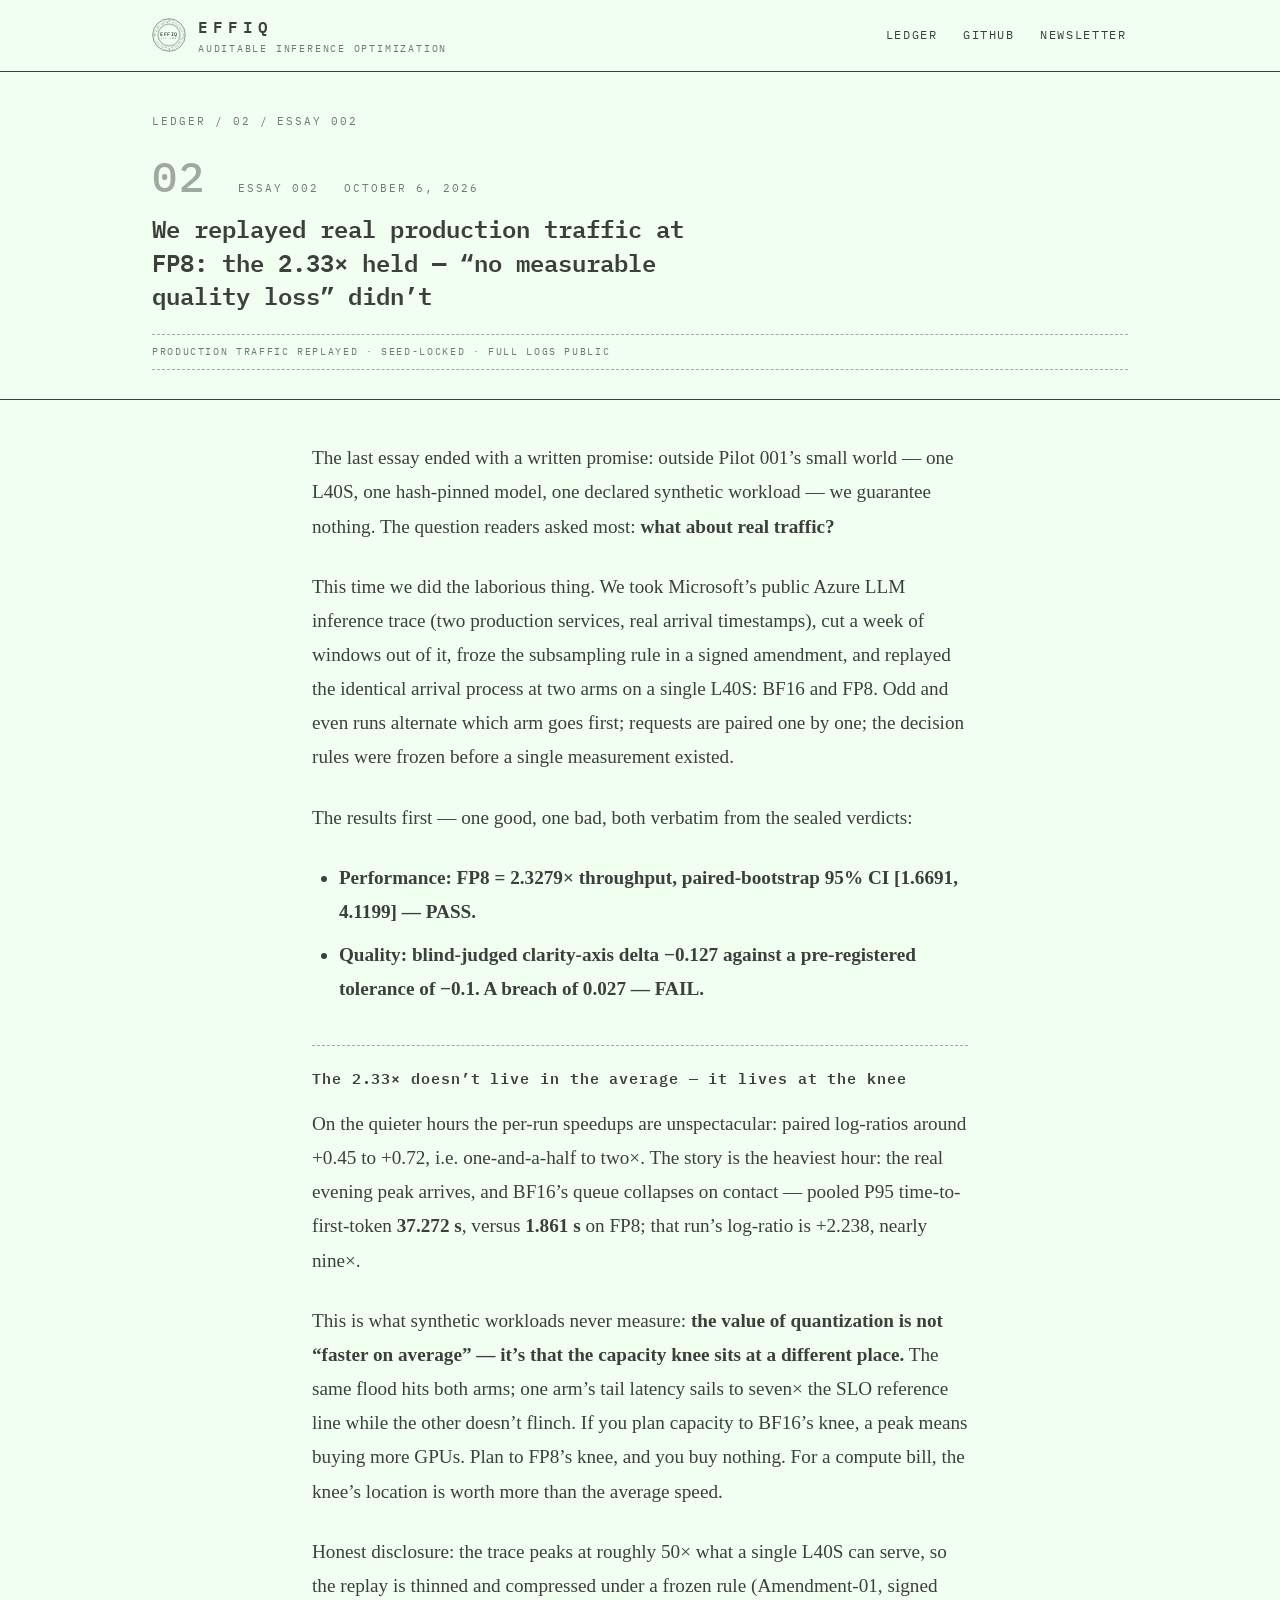
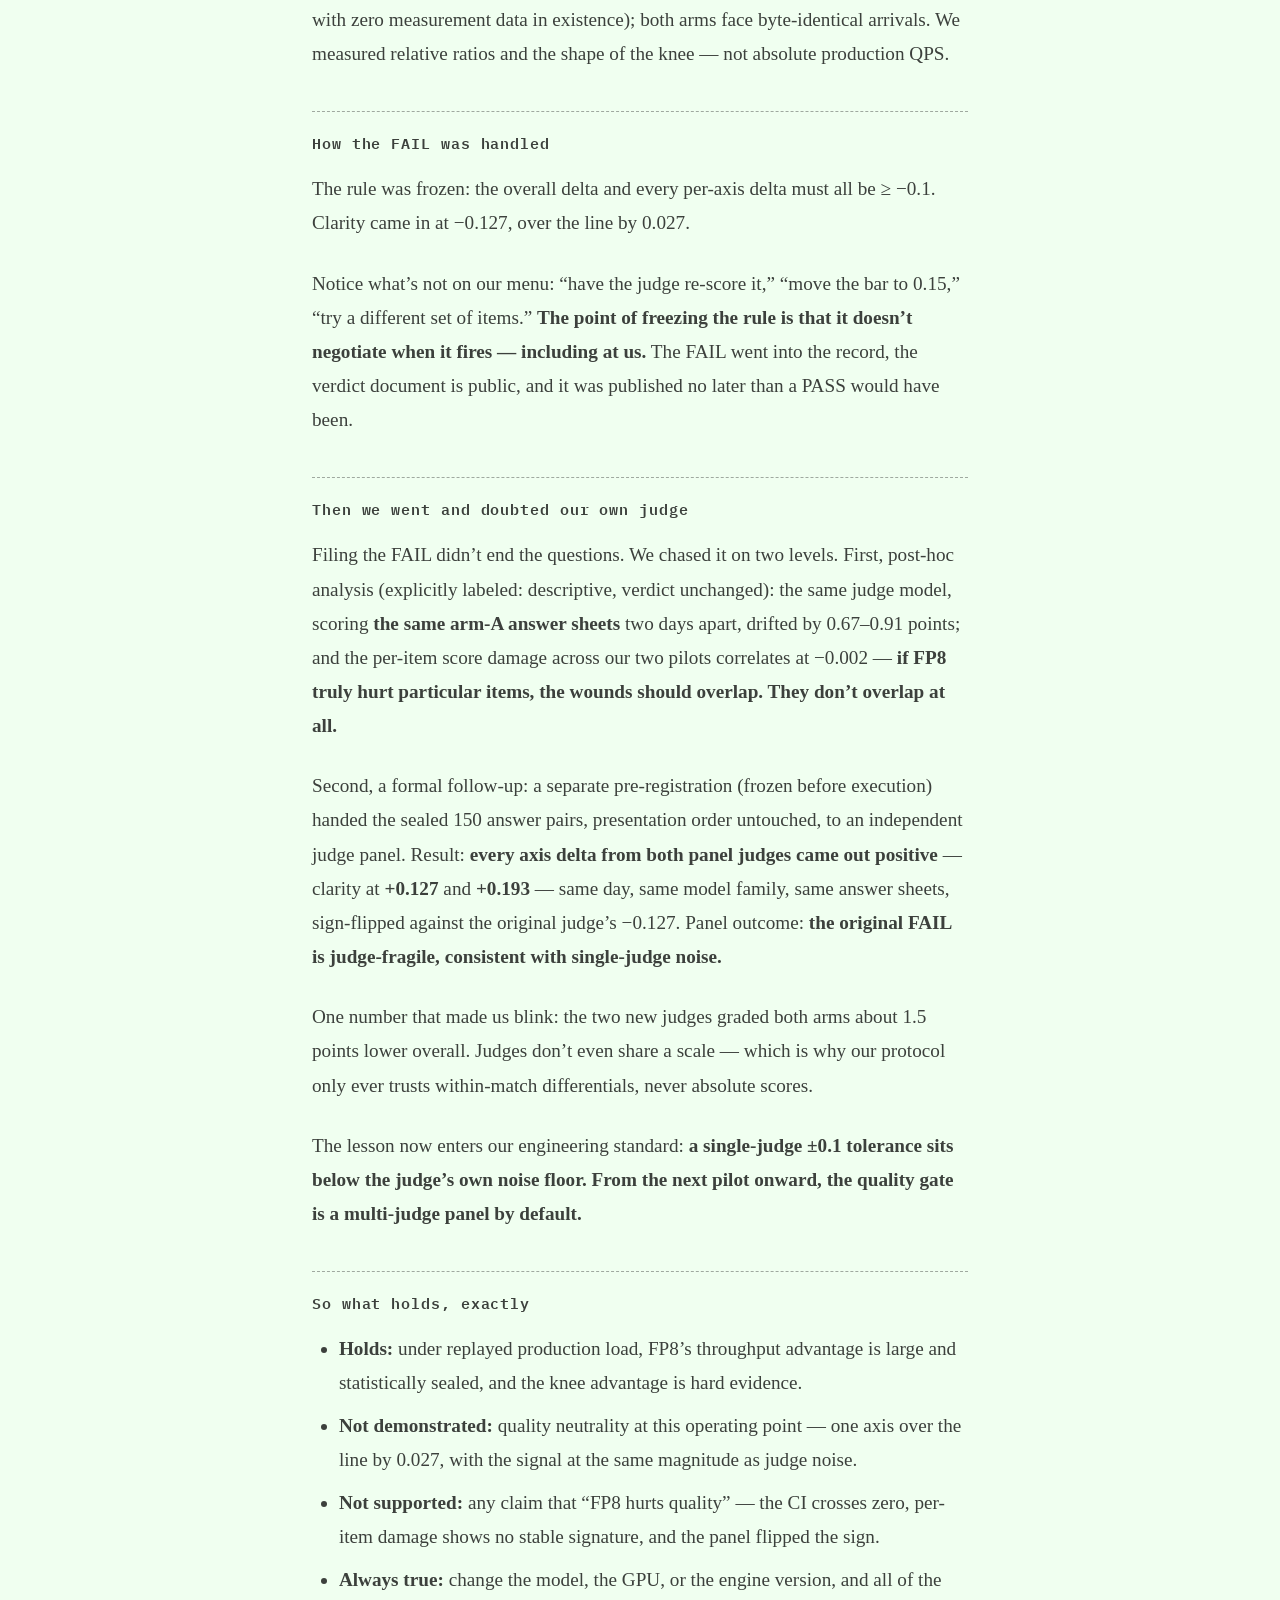
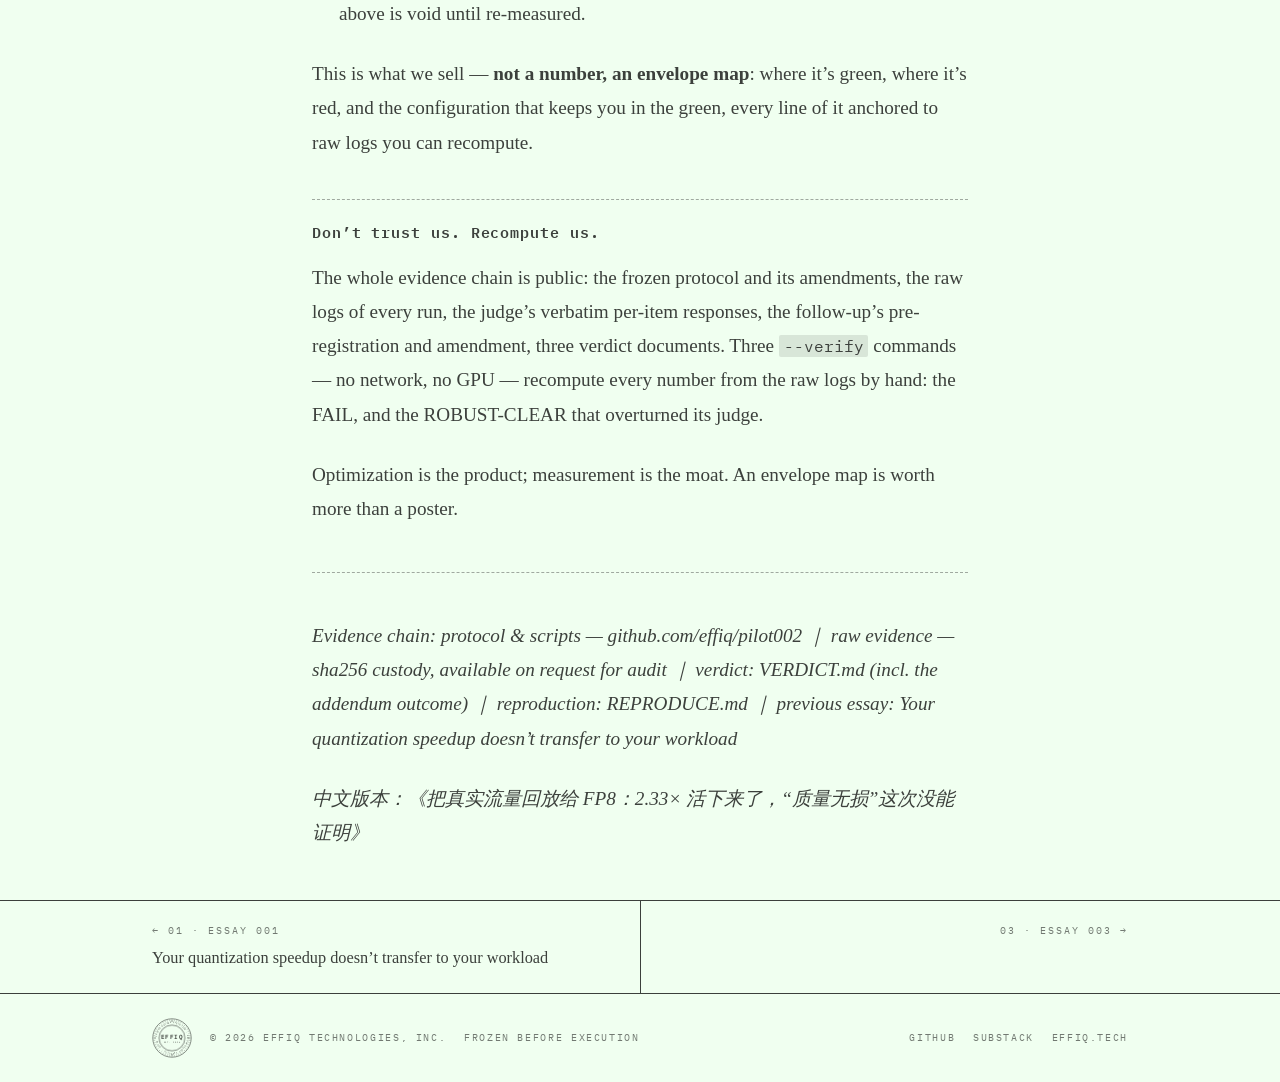
<file: essays/essay-002-replaying-production-traffic.html>
<!DOCTYPE html>
<html lang="en">
<head>
<meta charset="utf-8">
<meta name="viewport" content="width=device-width, initial-scale=1">
<title>We replayed real production traffic at FP8: the 2.33× held — “no measurable quality loss” didn’t — Effiq</title>
<meta name="description" content="We replayed real production traffic against FP8 and published the run — method, logs, and all.">
<link rel="icon" type="image/svg+xml" href="../favicon.svg">
<link rel="preconnect" href="https://fonts.googleapis.com">
<link rel="preconnect" href="https://fonts.gstatic.com" crossorigin>
<link href="https://fonts.googleapis.com/css2?family=IBM+Plex+Mono:wght@400;500;600&display=swap" rel="stylesheet">
<link rel="stylesheet" href="../style.css">
</head>
<body>
<header class="site-head">
<div class="wrap">
<a class="brand" href="../index.html"><svg class="seal" width="34" height="34" viewBox="0 0 100 100" role="img" aria-label="Effiq seal" xmlns="http://www.w3.org/2000/svg">
<defs><path id="hring" d="M 50,50 m -37,0 a 37,37 0 1,1 74,0 a 37,37 0 1,1 -74,0"/></defs>
<g fill="none" stroke="#3C403C">
<circle cx="50" cy="50" r="48" stroke-width="1.5"/>
<line x1="50.00" y1="10.00" x2="50.00" y2="4.00" stroke-width="1.4"/>
<line x1="55.55" y1="7.86" x2="56.00" y2="4.39" stroke-width="0.7"/>
<line x1="61.00" y1="8.95" x2="61.91" y2="5.57" stroke-width="0.7"/>
<line x1="66.26" y1="10.74" x2="67.60" y2="7.50" stroke-width="0.7"/>
<line x1="71.25" y1="13.19" x2="73.00" y2="10.16" stroke-width="0.7"/>
<line x1="75.87" y1="16.28" x2="78.00" y2="13.51" stroke-width="0.7"/>
<line x1="80.05" y1="19.95" x2="82.53" y2="17.47" stroke-width="0.7"/>
<line x1="83.72" y1="24.13" x2="86.49" y2="22.00" stroke-width="0.7"/>
<line x1="86.81" y1="28.75" x2="89.84" y2="27.00" stroke-width="0.7"/>
<line x1="89.26" y1="33.74" x2="92.50" y2="32.40" stroke-width="0.7"/>
<line x1="91.05" y1="39.00" x2="94.43" y2="38.09" stroke-width="0.7"/>
<line x1="92.14" y1="44.45" x2="95.61" y2="44.00" stroke-width="0.7"/>
<line x1="90.00" y1="50.00" x2="96.00" y2="50.00" stroke-width="1.4"/>
<line x1="92.14" y1="55.55" x2="95.61" y2="56.00" stroke-width="0.7"/>
<line x1="91.05" y1="61.00" x2="94.43" y2="61.91" stroke-width="0.7"/>
<line x1="89.26" y1="66.26" x2="92.50" y2="67.60" stroke-width="0.7"/>
<line x1="86.81" y1="71.25" x2="89.84" y2="73.00" stroke-width="0.7"/>
<line x1="83.72" y1="75.87" x2="86.49" y2="78.00" stroke-width="0.7"/>
<line x1="80.05" y1="80.05" x2="82.53" y2="82.53" stroke-width="0.7"/>
<line x1="75.87" y1="83.72" x2="78.00" y2="86.49" stroke-width="0.7"/>
<line x1="71.25" y1="86.81" x2="73.00" y2="89.84" stroke-width="0.7"/>
<line x1="66.26" y1="89.26" x2="67.60" y2="92.50" stroke-width="0.7"/>
<line x1="61.00" y1="91.05" x2="61.91" y2="94.43" stroke-width="0.7"/>
<line x1="55.55" y1="92.14" x2="56.00" y2="95.61" stroke-width="0.7"/>
<line x1="50.00" y1="90.00" x2="50.00" y2="96.00" stroke-width="1.4"/>
<line x1="44.45" y1="92.14" x2="44.00" y2="95.61" stroke-width="0.7"/>
<line x1="39.00" y1="91.05" x2="38.09" y2="94.43" stroke-width="0.7"/>
<line x1="33.74" y1="89.26" x2="32.40" y2="92.50" stroke-width="0.7"/>
<line x1="28.75" y1="86.81" x2="27.00" y2="89.84" stroke-width="0.7"/>
<line x1="24.13" y1="83.72" x2="22.00" y2="86.49" stroke-width="0.7"/>
<line x1="19.95" y1="80.05" x2="17.47" y2="82.53" stroke-width="0.7"/>
<line x1="16.28" y1="75.87" x2="13.51" y2="78.00" stroke-width="0.7"/>
<line x1="13.19" y1="71.25" x2="10.16" y2="73.00" stroke-width="0.7"/>
<line x1="10.74" y1="66.26" x2="7.50" y2="67.60" stroke-width="0.7"/>
<line x1="8.95" y1="61.00" x2="5.57" y2="61.91" stroke-width="0.7"/>
<line x1="7.86" y1="55.55" x2="4.39" y2="56.00" stroke-width="0.7"/>
<line x1="10.00" y1="50.00" x2="4.00" y2="50.00" stroke-width="1.4"/>
<line x1="7.86" y1="44.45" x2="4.39" y2="44.00" stroke-width="0.7"/>
<line x1="8.95" y1="39.00" x2="5.57" y2="38.09" stroke-width="0.7"/>
<line x1="10.74" y1="33.74" x2="7.50" y2="32.40" stroke-width="0.7"/>
<line x1="13.19" y1="28.75" x2="10.16" y2="27.00" stroke-width="0.7"/>
<line x1="16.28" y1="24.13" x2="13.51" y2="22.00" stroke-width="0.7"/>
<line x1="19.95" y1="19.95" x2="17.47" y2="17.47" stroke-width="0.7"/>
<line x1="24.13" y1="16.28" x2="22.00" y2="13.51" stroke-width="0.7"/>
<line x1="28.75" y1="13.19" x2="27.00" y2="10.16" stroke-width="0.7"/>
<line x1="33.74" y1="10.74" x2="32.40" y2="7.50" stroke-width="0.7"/>
<line x1="39.00" y1="8.95" x2="38.09" y2="5.57" stroke-width="0.7"/>
<line x1="44.45" y1="7.86" x2="44.00" y2="4.39" stroke-width="0.7"/>
<circle cx="50" cy="50" r="33" stroke-width="1"/>
<circle cx="50" cy="50" r="31" stroke-width="0.6"/>
</g>
<text font-family="'IBM Plex Mono',monospace" font-size="5.4" letter-spacing="1.55" fill="#3C403C">
<textPath href="#hring" startOffset="1.5%">FROZEN BEFORE EXECUTION · RECOMPUTABLE VERDICTS · EFFIQ ·</textPath>
</text>
<text x="50" y="53.5" text-anchor="middle" font-family="'IBM Plex Mono',monospace" font-weight="600" font-size="14.5" letter-spacing="1.5" fill="#3C403C">EFFIQ</text>
<text x="50" y="62" text-anchor="middle" font-family="'IBM Plex Mono',monospace" font-size="4.6" letter-spacing="2.2" fill="#3C403C">EST. 2026</text>
</svg><span><span class="brand-name">EFFIQ</span><span class="brand-sub">AUDITABLE INFERENCE OPTIMIZATION</span></span></a>
<nav class="site-nav">
<a href="../index.html">Ledger</a>
<a href="https://github.com/effiq">GitHub</a>
<a href="https://effiq.substack.com">Newsletter</a>
</nav>
</div>
</header>
<header class="art-head">
<div class="wrap">
<div class="crumbs"><a href="../index.html">LEDGER</a> / 02 / ESSAY 002</div>
<div class="art-meta"><span class="no">02</span><span>ESSAY 002</span><span>OCTOBER 6, 2026</span></div>
<h1>We replayed real production traffic at FP8: the 2.33× held — “no measurable quality loss” didn’t</h1>
<div class="evidence">PRODUCTION TRAFFIC REPLAYED · SEED-LOCKED · FULL LOGS PUBLIC</div>
</div>
</header>
<article class="art-body">
<p>The last essay ended with a written promise: outside Pilot 001’s small world — one L40S, one hash-pinned model, one declared synthetic workload — we guarantee nothing. The question readers asked most: <strong>what about real traffic?</strong></p>
<p>This time we did the laborious thing. We took Microsoft’s public Azure LLM inference trace (two production services, real arrival timestamps), cut a week of windows out of it, froze the subsampling rule in a signed amendment, and replayed the identical arrival process at two arms on a single L40S: BF16 and FP8. Odd and even runs alternate which arm goes first; requests are paired one by one; the decision rules were frozen before a single measurement existed.</p>
<p>The results first — one good, one bad, both verbatim from the sealed verdicts:</p>
<ul>
<li><strong>Performance: FP8 = 2.3279× throughput, paired-bootstrap 95% CI [1.6691, 4.1199] — PASS.</strong></li>
<li><strong>Quality: blind-judged clarity-axis delta −0.127 against a pre-registered tolerance of −0.1. A breach of 0.027 — FAIL.</strong></li>
</ul>
<h2 id="the-2.33-doesnt-live-in-the-average-it-lives-at-the-knee">The 2.33× doesn’t live in the average — it lives at the knee</h2>
<p>On the quieter hours the per-run speedups are unspectacular: paired log-ratios around +0.45 to +0.72, i.e. one-and-a-half to two×. The story is the heaviest hour: the real evening peak arrives, and BF16’s queue collapses on contact — pooled P95 time-to-first-token <strong>37.272 s</strong>, versus <strong>1.861 s</strong> on FP8; that run’s log-ratio is +2.238, nearly nine×.</p>
<p>This is what synthetic workloads never measure: <strong>the value of quantization is not “faster on average” — it’s that the capacity knee sits at a different place.</strong> The same flood hits both arms; one arm’s tail latency sails to seven× the SLO reference line while the other doesn’t flinch. If you plan capacity to BF16’s knee, a peak means buying more GPUs. Plan to FP8’s knee, and you buy nothing. For a compute bill, the knee’s location is worth more than the average speed.</p>
<p>Honest disclosure: the trace peaks at roughly 50× what a single L40S can serve, so the replay is thinned and compressed under a frozen rule (Amendment-01, signed with zero measurement data in existence); both arms face byte-identical arrivals. We measured relative ratios and the shape of the knee — not absolute production QPS.</p>
<h2 id="how-the-fail-was-handled">How the FAIL was handled</h2>
<p>The rule was frozen: the overall delta and every per-axis delta must all be ≥ −0.1. Clarity came in at −0.127, over the line by 0.027.</p>
<p>Notice what’s not on our menu: “have the judge re-score it,” “move the bar to 0.15,” “try a different set of items.” <strong>The point of freezing the rule is that it doesn’t negotiate when it fires — including at us.</strong> The FAIL went into the record, the verdict document is public, and it was published no later than a PASS would have been.</p>
<h2 id="then-we-went-and-doubted-our-own-judge">Then we went and doubted our own judge</h2>
<p>Filing the FAIL didn’t end the questions. We chased it on two levels. First, post-hoc analysis (explicitly labeled: descriptive, verdict unchanged): the same judge model, scoring <strong>the same arm-A answer sheets</strong> two days apart, drifted by 0.67–0.91 points; and the per-item score damage across our two pilots correlates at −0.002 — <strong>if FP8 truly hurt particular items, the wounds should overlap. They don’t overlap at all.</strong></p>
<p>Second, a formal follow-up: a separate pre-registration (frozen before execution) handed the sealed 150 answer pairs, presentation order untouched, to an independent judge panel. Result: <strong>every axis delta from both panel judges came out positive</strong> — clarity at <strong>+0.127</strong> and <strong>+0.193</strong> — same day, same model family, same answer sheets, sign-flipped against the original judge’s −0.127. Panel outcome: <strong>the original FAIL is judge-fragile, consistent with single-judge noise.</strong></p>
<p>One number that made us blink: the two new judges graded both arms about 1.5 points lower overall. Judges don’t even share a scale — which is why our protocol only ever trusts within-match differentials, never absolute scores.</p>
<p>The lesson now enters our engineering standard: <strong>a single-judge ±0.1 tolerance sits below the judge’s own noise floor. From the next pilot onward, the quality gate is a multi-judge panel by default.</strong></p>
<h2 id="so-what-holds-exactly">So what holds, exactly</h2>
<ul>
<li><strong>Holds:</strong> under replayed production load, FP8’s throughput advantage is large and statistically sealed, and the knee advantage is hard evidence.</li>
<li><strong>Not demonstrated:</strong> quality neutrality at this operating point — one axis over the line by 0.027, with the signal at the same magnitude as judge noise.</li>
<li><strong>Not supported:</strong> any claim that “FP8 hurts quality” — the CI crosses zero, per-item damage shows no stable signature, and the panel flipped the sign.</li>
<li><strong>Always true:</strong> change the model, the GPU, or the engine version, and all of the above is void until re-measured.</li>
</ul>
<p>This is what we sell — <strong>not a number, an envelope map</strong>: where it’s green, where it’s red, and the configuration that keeps you in the green, every line of it anchored to raw logs you can recompute.</p>
<h2 id="dont-trust-us.-recompute-us.">Don’t trust us. Recompute us.</h2>
<p>The whole evidence chain is public: the frozen protocol and its amendments, the raw logs of every run, the judge’s verbatim per-item responses, the follow-up’s pre-registration and amendment, three verdict documents. Three <code>--verify</code> commands — no network, no GPU — recompute every number from the raw logs by hand: the FAIL, and the ROBUST-CLEAR that overturned its judge.</p>
<p>Optimization is the product; measurement is the moat. An envelope map is worth more than a poster.</p>
<hr />
<p><em>Evidence chain: protocol &amp; scripts — github.com/effiq/pilot002 ｜ raw evidence — sha256 custody, available on request for audit ｜ verdict: VERDICT.md (incl. the addendum outcome) ｜ reproduction: REPRODUCE.md ｜ previous essay: Your quantization speedup doesn’t transfer to your workload</em></p>
<p><em>中文版本：《把真实流量回放给 FP8：2.33× 活下来了，“质量无损”这次没能证明》</em></p>
</article>
<nav class="pager"><div class="wrap"><a class="prev" href="essay-001-quantization-speedup.html"><span class="lbl">← 01 · ESSAY 001</span><span class="t">Your quantization speedup doesn’t transfer to your workload</span></a><a class="next" href="essay-003-we-published-our-fail.html"><span class="lbl">03 · ESSAY 003 →</span><span class="t"></span></a></div></nav>
<footer class="colophon">
<div class="wrap">
<svg class="seal" width="40" height="40" viewBox="0 0 100 100" role="img" aria-label="Effiq seal" xmlns="http://www.w3.org/2000/svg">
<defs><path id="fring" d="M 50,50 m -37,0 a 37,37 0 1,1 74,0 a 37,37 0 1,1 -74,0"/></defs>
<g fill="none" stroke="#3C403C">
<circle cx="50" cy="50" r="48" stroke-width="1.5"/>
<line x1="50.00" y1="10.00" x2="50.00" y2="4.00" stroke-width="1.4"/>
<line x1="55.55" y1="7.86" x2="56.00" y2="4.39" stroke-width="0.7"/>
<line x1="61.00" y1="8.95" x2="61.91" y2="5.57" stroke-width="0.7"/>
<line x1="66.26" y1="10.74" x2="67.60" y2="7.50" stroke-width="0.7"/>
<line x1="71.25" y1="13.19" x2="73.00" y2="10.16" stroke-width="0.7"/>
<line x1="75.87" y1="16.28" x2="78.00" y2="13.51" stroke-width="0.7"/>
<line x1="80.05" y1="19.95" x2="82.53" y2="17.47" stroke-width="0.7"/>
<line x1="83.72" y1="24.13" x2="86.49" y2="22.00" stroke-width="0.7"/>
<line x1="86.81" y1="28.75" x2="89.84" y2="27.00" stroke-width="0.7"/>
<line x1="89.26" y1="33.74" x2="92.50" y2="32.40" stroke-width="0.7"/>
<line x1="91.05" y1="39.00" x2="94.43" y2="38.09" stroke-width="0.7"/>
<line x1="92.14" y1="44.45" x2="95.61" y2="44.00" stroke-width="0.7"/>
<line x1="90.00" y1="50.00" x2="96.00" y2="50.00" stroke-width="1.4"/>
<line x1="92.14" y1="55.55" x2="95.61" y2="56.00" stroke-width="0.7"/>
<line x1="91.05" y1="61.00" x2="94.43" y2="61.91" stroke-width="0.7"/>
<line x1="89.26" y1="66.26" x2="92.50" y2="67.60" stroke-width="0.7"/>
<line x1="86.81" y1="71.25" x2="89.84" y2="73.00" stroke-width="0.7"/>
<line x1="83.72" y1="75.87" x2="86.49" y2="78.00" stroke-width="0.7"/>
<line x1="80.05" y1="80.05" x2="82.53" y2="82.53" stroke-width="0.7"/>
<line x1="75.87" y1="83.72" x2="78.00" y2="86.49" stroke-width="0.7"/>
<line x1="71.25" y1="86.81" x2="73.00" y2="89.84" stroke-width="0.7"/>
<line x1="66.26" y1="89.26" x2="67.60" y2="92.50" stroke-width="0.7"/>
<line x1="61.00" y1="91.05" x2="61.91" y2="94.43" stroke-width="0.7"/>
<line x1="55.55" y1="92.14" x2="56.00" y2="95.61" stroke-width="0.7"/>
<line x1="50.00" y1="90.00" x2="50.00" y2="96.00" stroke-width="1.4"/>
<line x1="44.45" y1="92.14" x2="44.00" y2="95.61" stroke-width="0.7"/>
<line x1="39.00" y1="91.05" x2="38.09" y2="94.43" stroke-width="0.7"/>
<line x1="33.74" y1="89.26" x2="32.40" y2="92.50" stroke-width="0.7"/>
<line x1="28.75" y1="86.81" x2="27.00" y2="89.84" stroke-width="0.7"/>
<line x1="24.13" y1="83.72" x2="22.00" y2="86.49" stroke-width="0.7"/>
<line x1="19.95" y1="80.05" x2="17.47" y2="82.53" stroke-width="0.7"/>
<line x1="16.28" y1="75.87" x2="13.51" y2="78.00" stroke-width="0.7"/>
<line x1="13.19" y1="71.25" x2="10.16" y2="73.00" stroke-width="0.7"/>
<line x1="10.74" y1="66.26" x2="7.50" y2="67.60" stroke-width="0.7"/>
<line x1="8.95" y1="61.00" x2="5.57" y2="61.91" stroke-width="0.7"/>
<line x1="7.86" y1="55.55" x2="4.39" y2="56.00" stroke-width="0.7"/>
<line x1="10.00" y1="50.00" x2="4.00" y2="50.00" stroke-width="1.4"/>
<line x1="7.86" y1="44.45" x2="4.39" y2="44.00" stroke-width="0.7"/>
<line x1="8.95" y1="39.00" x2="5.57" y2="38.09" stroke-width="0.7"/>
<line x1="10.74" y1="33.74" x2="7.50" y2="32.40" stroke-width="0.7"/>
<line x1="13.19" y1="28.75" x2="10.16" y2="27.00" stroke-width="0.7"/>
<line x1="16.28" y1="24.13" x2="13.51" y2="22.00" stroke-width="0.7"/>
<line x1="19.95" y1="19.95" x2="17.47" y2="17.47" stroke-width="0.7"/>
<line x1="24.13" y1="16.28" x2="22.00" y2="13.51" stroke-width="0.7"/>
<line x1="28.75" y1="13.19" x2="27.00" y2="10.16" stroke-width="0.7"/>
<line x1="33.74" y1="10.74" x2="32.40" y2="7.50" stroke-width="0.7"/>
<line x1="39.00" y1="8.95" x2="38.09" y2="5.57" stroke-width="0.7"/>
<line x1="44.45" y1="7.86" x2="44.00" y2="4.39" stroke-width="0.7"/>
<circle cx="50" cy="50" r="33" stroke-width="1"/>
<circle cx="50" cy="50" r="31" stroke-width="0.6"/>
</g>
<text font-family="'IBM Plex Mono',monospace" font-size="5.4" letter-spacing="1.55" fill="#3C403C">
<textPath href="#fring" startOffset="1.5%">FROZEN BEFORE EXECUTION · RECOMPUTABLE VERDICTS · EFFIQ ·</textPath>
</text>
<text x="50" y="53.5" text-anchor="middle" font-family="'IBM Plex Mono',monospace" font-weight="600" font-size="14.5" letter-spacing="1.5" fill="#3C403C">EFFIQ</text>
<text x="50" y="62" text-anchor="middle" font-family="'IBM Plex Mono',monospace" font-size="4.6" letter-spacing="2.2" fill="#3C403C">EST. 2026</text>
</svg>
<span>© 2026 EFFIQ TECHNOLOGIES, INC.</span>
<span>FROZEN BEFORE EXECUTION</span>
<span class="spacer"></span>
<a href="https://github.com/effiq">GITHUB</a>
<a href="https://effiq.substack.com">SUBSTACK</a>
<a href="https://effiq.tech">EFFIQ.TECH</a>
</div>
</footer>
</body>
</html>
</file>
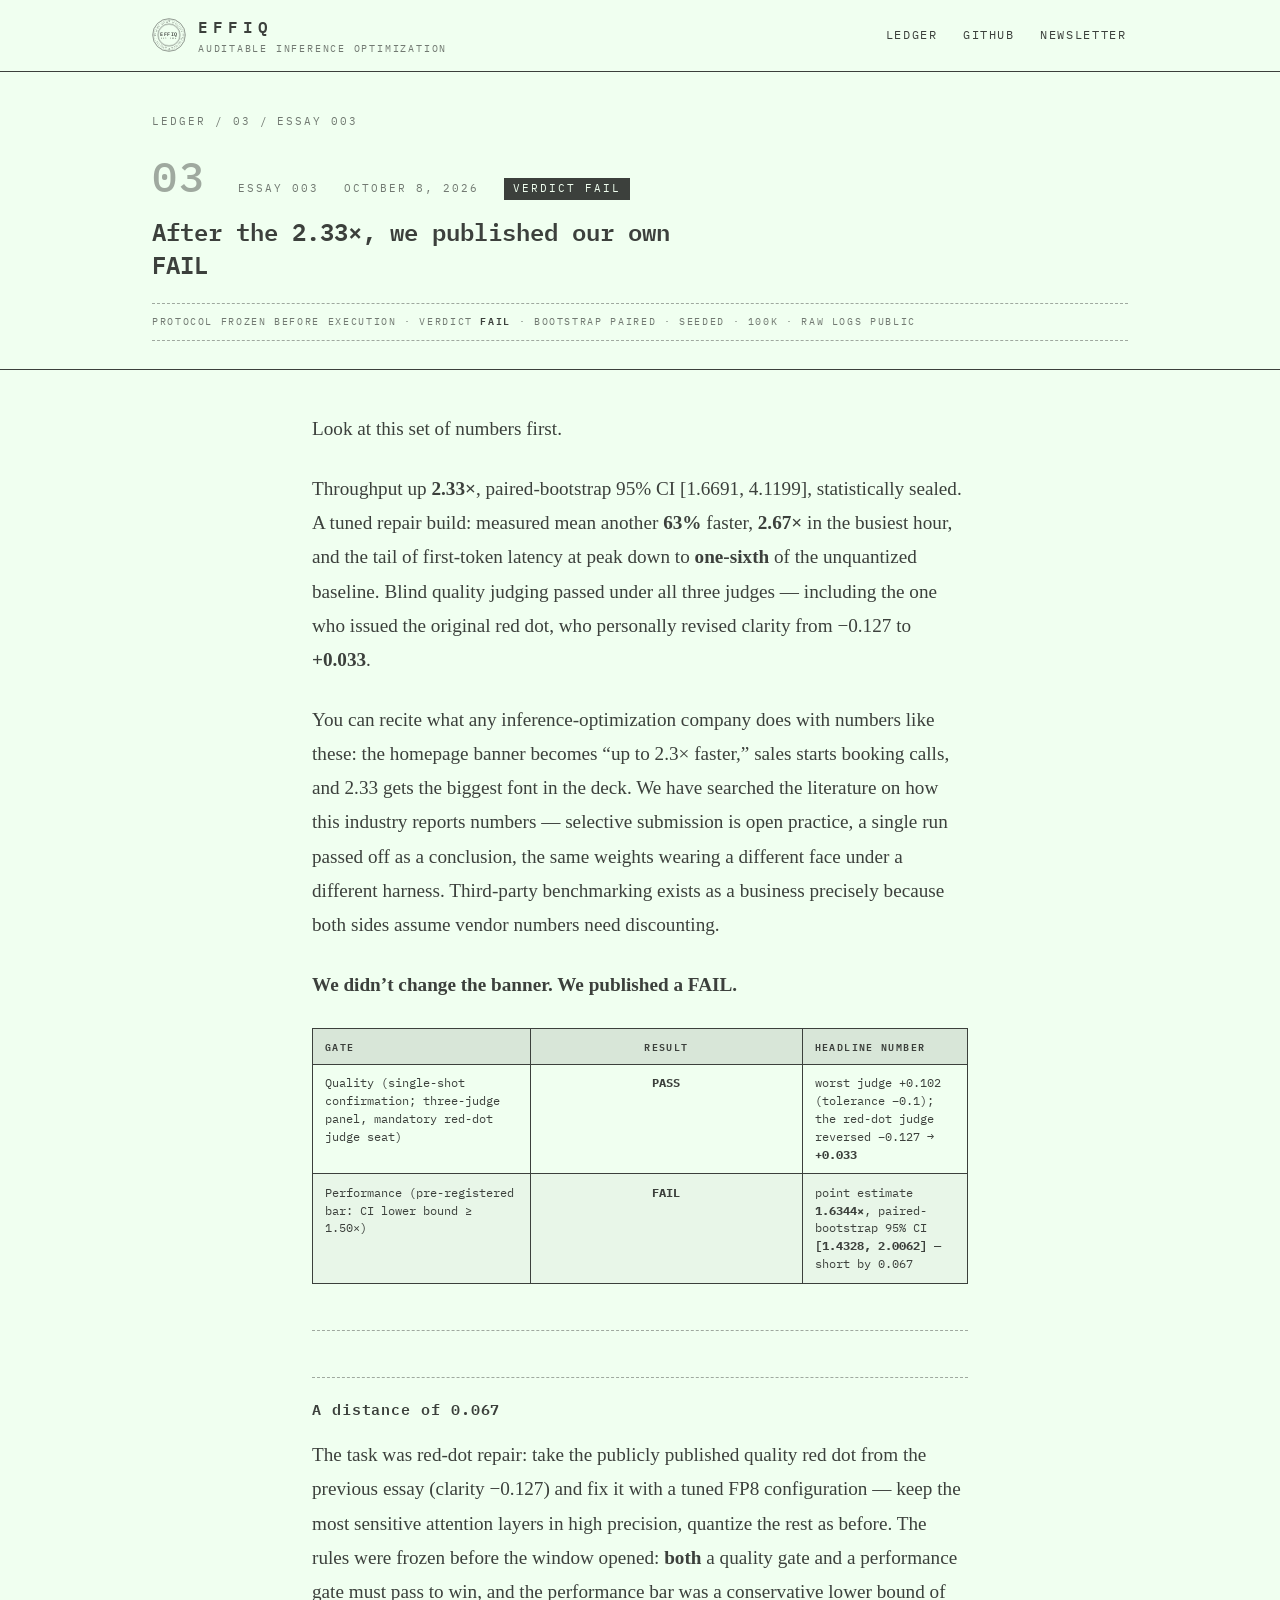
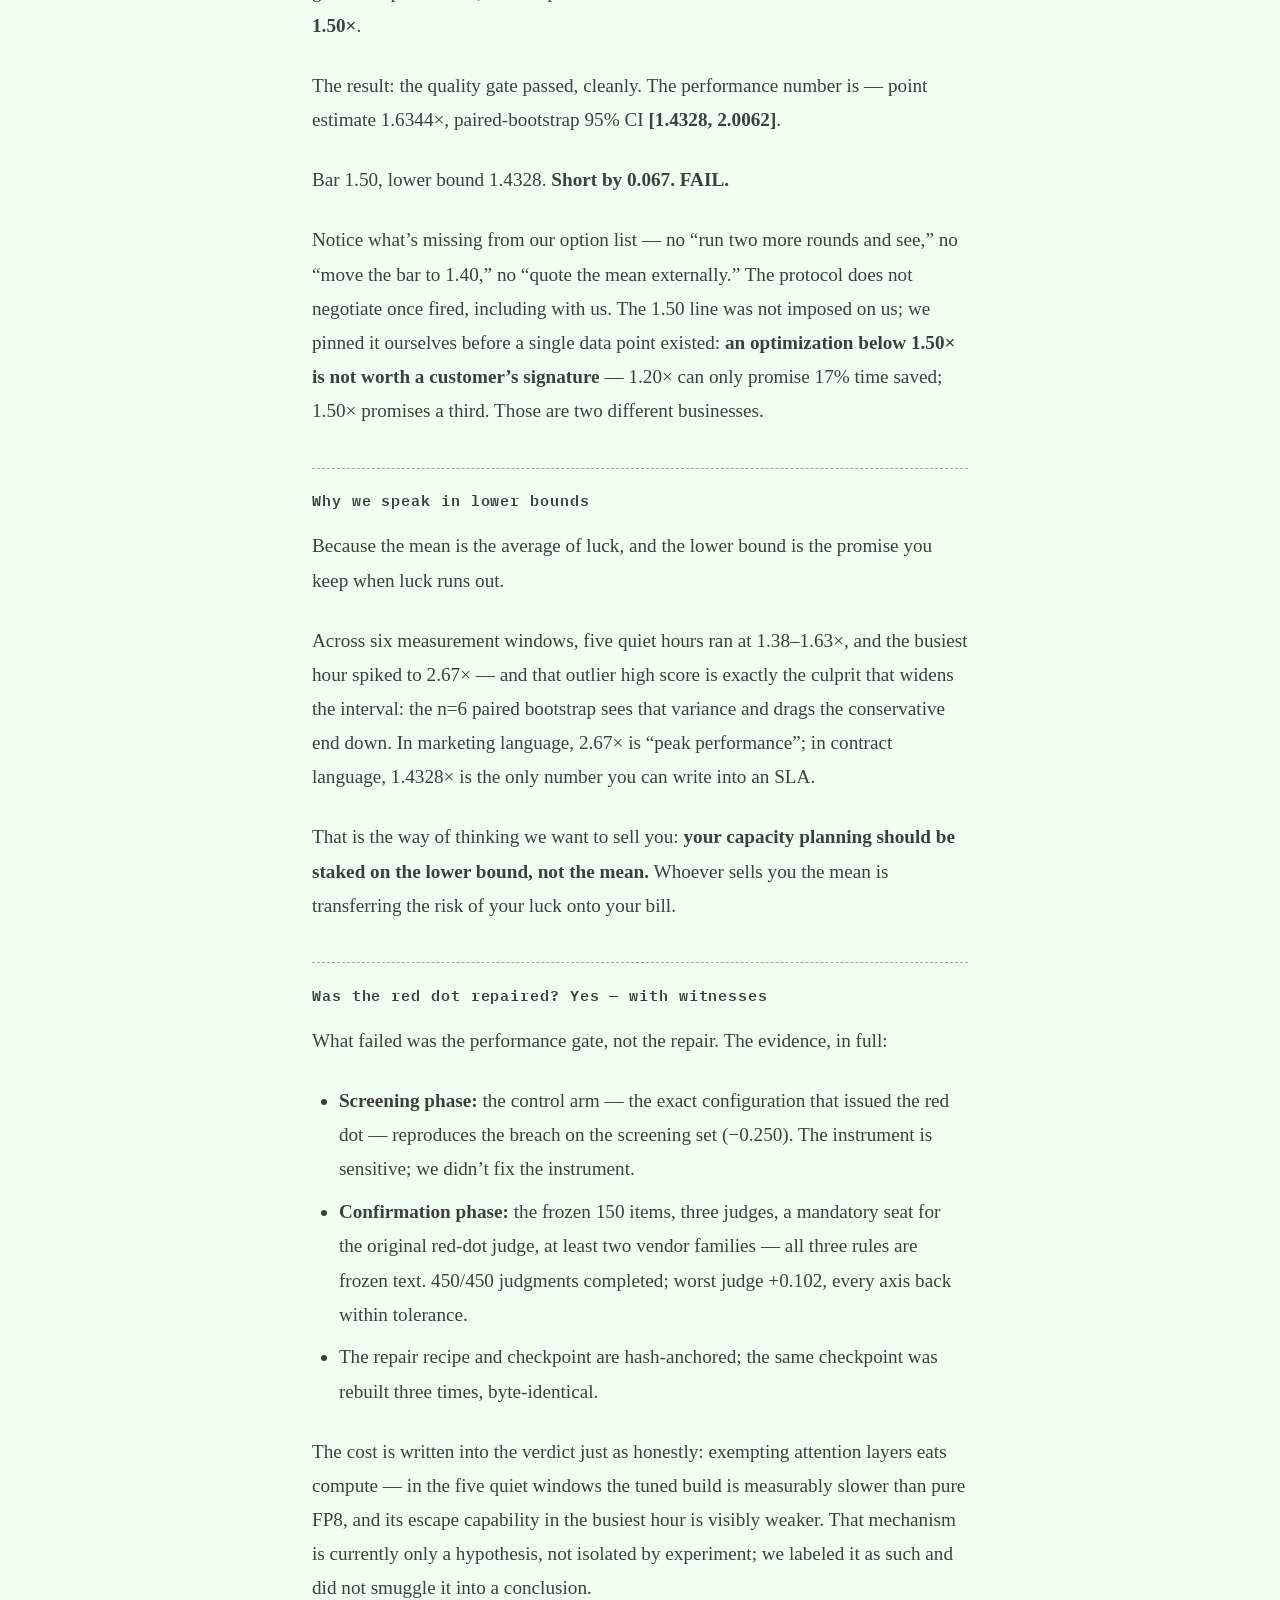
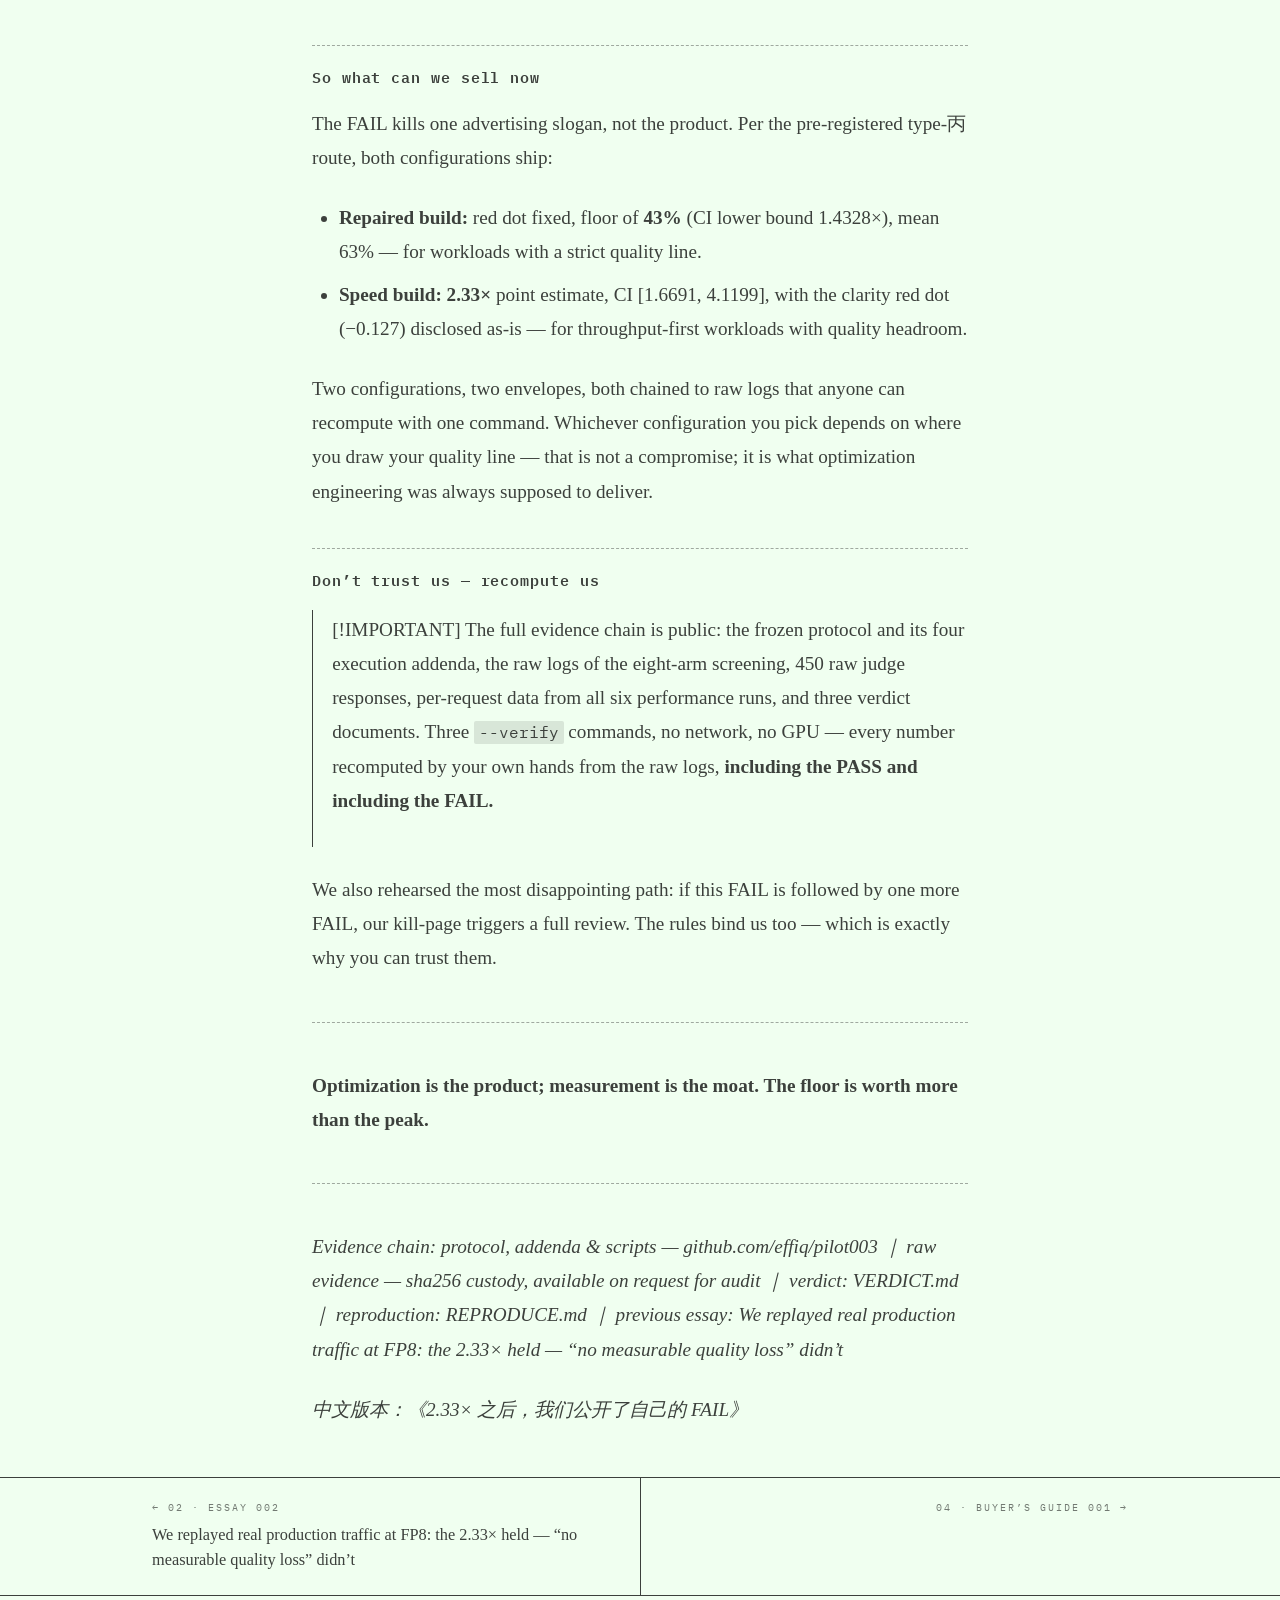
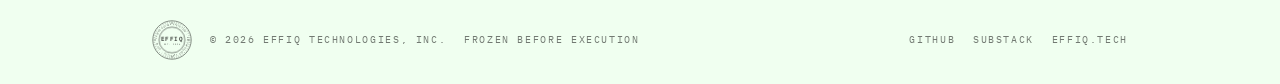
<file: essays/essay-003-we-published-our-fail.html>
<!DOCTYPE html>
<html lang="en">
<head>
<meta charset="utf-8">
<meta name="viewport" content="width=device-width, initial-scale=1">
<title>After the 2.33×, we published our own FAIL — Effiq</title>
<meta name="description" content="Our first public run failed its own decision rule. The failure is in the repository, next to everything else.">
<link rel="icon" type="image/svg+xml" href="../favicon.svg">
<link rel="preconnect" href="https://fonts.googleapis.com">
<link rel="preconnect" href="https://fonts.gstatic.com" crossorigin>
<link href="https://fonts.googleapis.com/css2?family=IBM+Plex+Mono:wght@400;500;600&display=swap" rel="stylesheet">
<link rel="stylesheet" href="../style.css">
</head>
<body>
<header class="site-head">
<div class="wrap">
<a class="brand" href="../index.html"><svg class="seal" width="34" height="34" viewBox="0 0 100 100" role="img" aria-label="Effiq seal" xmlns="http://www.w3.org/2000/svg">
<defs><path id="hring" d="M 50,50 m -37,0 a 37,37 0 1,1 74,0 a 37,37 0 1,1 -74,0"/></defs>
<g fill="none" stroke="#3C403C">
<circle cx="50" cy="50" r="48" stroke-width="1.5"/>
<line x1="50.00" y1="10.00" x2="50.00" y2="4.00" stroke-width="1.4"/>
<line x1="55.55" y1="7.86" x2="56.00" y2="4.39" stroke-width="0.7"/>
<line x1="61.00" y1="8.95" x2="61.91" y2="5.57" stroke-width="0.7"/>
<line x1="66.26" y1="10.74" x2="67.60" y2="7.50" stroke-width="0.7"/>
<line x1="71.25" y1="13.19" x2="73.00" y2="10.16" stroke-width="0.7"/>
<line x1="75.87" y1="16.28" x2="78.00" y2="13.51" stroke-width="0.7"/>
<line x1="80.05" y1="19.95" x2="82.53" y2="17.47" stroke-width="0.7"/>
<line x1="83.72" y1="24.13" x2="86.49" y2="22.00" stroke-width="0.7"/>
<line x1="86.81" y1="28.75" x2="89.84" y2="27.00" stroke-width="0.7"/>
<line x1="89.26" y1="33.74" x2="92.50" y2="32.40" stroke-width="0.7"/>
<line x1="91.05" y1="39.00" x2="94.43" y2="38.09" stroke-width="0.7"/>
<line x1="92.14" y1="44.45" x2="95.61" y2="44.00" stroke-width="0.7"/>
<line x1="90.00" y1="50.00" x2="96.00" y2="50.00" stroke-width="1.4"/>
<line x1="92.14" y1="55.55" x2="95.61" y2="56.00" stroke-width="0.7"/>
<line x1="91.05" y1="61.00" x2="94.43" y2="61.91" stroke-width="0.7"/>
<line x1="89.26" y1="66.26" x2="92.50" y2="67.60" stroke-width="0.7"/>
<line x1="86.81" y1="71.25" x2="89.84" y2="73.00" stroke-width="0.7"/>
<line x1="83.72" y1="75.87" x2="86.49" y2="78.00" stroke-width="0.7"/>
<line x1="80.05" y1="80.05" x2="82.53" y2="82.53" stroke-width="0.7"/>
<line x1="75.87" y1="83.72" x2="78.00" y2="86.49" stroke-width="0.7"/>
<line x1="71.25" y1="86.81" x2="73.00" y2="89.84" stroke-width="0.7"/>
<line x1="66.26" y1="89.26" x2="67.60" y2="92.50" stroke-width="0.7"/>
<line x1="61.00" y1="91.05" x2="61.91" y2="94.43" stroke-width="0.7"/>
<line x1="55.55" y1="92.14" x2="56.00" y2="95.61" stroke-width="0.7"/>
<line x1="50.00" y1="90.00" x2="50.00" y2="96.00" stroke-width="1.4"/>
<line x1="44.45" y1="92.14" x2="44.00" y2="95.61" stroke-width="0.7"/>
<line x1="39.00" y1="91.05" x2="38.09" y2="94.43" stroke-width="0.7"/>
<line x1="33.74" y1="89.26" x2="32.40" y2="92.50" stroke-width="0.7"/>
<line x1="28.75" y1="86.81" x2="27.00" y2="89.84" stroke-width="0.7"/>
<line x1="24.13" y1="83.72" x2="22.00" y2="86.49" stroke-width="0.7"/>
<line x1="19.95" y1="80.05" x2="17.47" y2="82.53" stroke-width="0.7"/>
<line x1="16.28" y1="75.87" x2="13.51" y2="78.00" stroke-width="0.7"/>
<line x1="13.19" y1="71.25" x2="10.16" y2="73.00" stroke-width="0.7"/>
<line x1="10.74" y1="66.26" x2="7.50" y2="67.60" stroke-width="0.7"/>
<line x1="8.95" y1="61.00" x2="5.57" y2="61.91" stroke-width="0.7"/>
<line x1="7.86" y1="55.55" x2="4.39" y2="56.00" stroke-width="0.7"/>
<line x1="10.00" y1="50.00" x2="4.00" y2="50.00" stroke-width="1.4"/>
<line x1="7.86" y1="44.45" x2="4.39" y2="44.00" stroke-width="0.7"/>
<line x1="8.95" y1="39.00" x2="5.57" y2="38.09" stroke-width="0.7"/>
<line x1="10.74" y1="33.74" x2="7.50" y2="32.40" stroke-width="0.7"/>
<line x1="13.19" y1="28.75" x2="10.16" y2="27.00" stroke-width="0.7"/>
<line x1="16.28" y1="24.13" x2="13.51" y2="22.00" stroke-width="0.7"/>
<line x1="19.95" y1="19.95" x2="17.47" y2="17.47" stroke-width="0.7"/>
<line x1="24.13" y1="16.28" x2="22.00" y2="13.51" stroke-width="0.7"/>
<line x1="28.75" y1="13.19" x2="27.00" y2="10.16" stroke-width="0.7"/>
<line x1="33.74" y1="10.74" x2="32.40" y2="7.50" stroke-width="0.7"/>
<line x1="39.00" y1="8.95" x2="38.09" y2="5.57" stroke-width="0.7"/>
<line x1="44.45" y1="7.86" x2="44.00" y2="4.39" stroke-width="0.7"/>
<circle cx="50" cy="50" r="33" stroke-width="1"/>
<circle cx="50" cy="50" r="31" stroke-width="0.6"/>
</g>
<text font-family="'IBM Plex Mono',monospace" font-size="5.4" letter-spacing="1.55" fill="#3C403C">
<textPath href="#hring" startOffset="1.5%">FROZEN BEFORE EXECUTION · RECOMPUTABLE VERDICTS · EFFIQ ·</textPath>
</text>
<text x="50" y="53.5" text-anchor="middle" font-family="'IBM Plex Mono',monospace" font-weight="600" font-size="14.5" letter-spacing="1.5" fill="#3C403C">EFFIQ</text>
<text x="50" y="62" text-anchor="middle" font-family="'IBM Plex Mono',monospace" font-size="4.6" letter-spacing="2.2" fill="#3C403C">EST. 2026</text>
</svg><span><span class="brand-name">EFFIQ</span><span class="brand-sub">AUDITABLE INFERENCE OPTIMIZATION</span></span></a>
<nav class="site-nav">
<a href="../index.html">Ledger</a>
<a href="https://github.com/effiq">GitHub</a>
<a href="https://effiq.substack.com">Newsletter</a>
</nav>
</div>
</header>
<header class="art-head">
<div class="wrap">
<div class="crumbs"><a href="../index.html">LEDGER</a> / 03 / ESSAY 003</div>
<div class="art-meta"><span class="no">03</span><span>ESSAY 003</span><span>OCTOBER 8, 2026</span><span class="verdict-fail" style="border:1.5px solid var(--ink);padding:.1rem .5rem;background:var(--ink);color:var(--paper);">VERDICT FAIL</span></div>
<h1>After the 2.33×, we published our own FAIL</h1>
<div class="evidence">PROTOCOL FROZEN BEFORE EXECUTION · VERDICT <b>FAIL</b> · BOOTSTRAP PAIRED · SEEDED · 100K · RAW LOGS PUBLIC</div>
</div>
</header>
<article class="art-body">
<p>Look at this set of numbers first.</p>
<p>Throughput up <strong>2.33×</strong>, paired-bootstrap 95% CI [1.6691, 4.1199], statistically sealed. A tuned repair build: measured mean another <strong>63%</strong> faster, <strong>2.67×</strong> in the busiest hour, and the tail of first-token latency at peak down to <strong>one-sixth</strong> of the unquantized baseline. Blind quality judging passed under all three judges — including the one who issued the original red dot, who personally revised clarity from −0.127 to <strong>+0.033</strong>.</p>
<p>You can recite what any inference-optimization company does with numbers like these: the homepage banner becomes “up to 2.3× faster,” sales starts booking calls, and 2.33 gets the biggest font in the deck. We have searched the literature on how this industry reports numbers — selective submission is open practice, a single run passed off as a conclusion, the same weights wearing a different face under a different harness. Third-party benchmarking exists as a business precisely because both sides assume vendor numbers need discounting.</p>
<p><strong>We didn’t change the banner. We published a FAIL.</strong></p>
<table>
<colgroup>
<col style="width: 33%" />
<col style="width: 41%" />
<col style="width: 25%" />
</colgroup>
<thead>
<tr class="header">
<th style="text-align: left;">Gate</th>
<th style="text-align: center;">Result</th>
<th>Headline number</th>
</tr>
</thead>
<tbody>
<tr class="odd">
<td style="text-align: left;">Quality (single-shot confirmation; three-judge panel, mandatory red-dot judge seat)</td>
<td style="text-align: center;"><strong>PASS</strong></td>
<td>worst judge +0.102 (tolerance −0.1); the red-dot judge reversed −0.127 → <strong>+0.033</strong></td>
</tr>
<tr class="even">
<td style="text-align: left;">Performance (pre-registered bar: CI lower bound ≥ 1.50×)</td>
<td style="text-align: center;"><strong>FAIL</strong></td>
<td>point estimate <strong>1.6344×</strong>, paired-bootstrap 95% CI <strong>[1.4328, 2.0062]</strong> — short by 0.067</td>
</tr>
</tbody>
</table>
<hr />
<h2 id="a-distance-of-0.067">A distance of 0.067</h2>
<p>The task was red-dot repair: take the publicly published quality red dot from the previous essay (clarity −0.127) and fix it with a tuned FP8 configuration — keep the most sensitive attention layers in high precision, quantize the rest as before. The rules were frozen before the window opened: <strong>both</strong> a quality gate and a performance gate must pass to win, and the performance bar was a conservative lower bound of <strong>1.50×</strong>.</p>
<p>The result: the quality gate passed, cleanly. The performance number is — point estimate 1.6344×, paired-bootstrap 95% CI <strong>[1.4328, 2.0062]</strong>.</p>
<p>Bar 1.50, lower bound 1.4328. <strong>Short by 0.067. FAIL.</strong></p>
<p>Notice what’s missing from our option list — no “run two more rounds and see,” no “move the bar to 1.40,” no “quote the mean externally.” The protocol does not negotiate once fired, including with us. The 1.50 line was not imposed on us; we pinned it ourselves before a single data point existed: <strong>an optimization below 1.50× is not worth a customer’s signature</strong> — 1.20× can only promise 17% time saved; 1.50× promises a third. Those are two different businesses.</p>
<h2 id="why-we-speak-in-lower-bounds">Why we speak in lower bounds</h2>
<p>Because the mean is the average of luck, and the lower bound is the promise you keep when luck runs out.</p>
<p>Across six measurement windows, five quiet hours ran at 1.38–1.63×, and the busiest hour spiked to 2.67× — and that outlier high score is exactly the culprit that widens the interval: the n=6 paired bootstrap sees that variance and drags the conservative end down. In marketing language, 2.67× is “peak performance”; in contract language, 1.4328× is the only number you can write into an SLA.</p>
<p>That is the way of thinking we want to sell you: <strong>your capacity planning should be staked on the lower bound, not the mean.</strong> Whoever sells you the mean is transferring the risk of your luck onto your bill.</p>
<h2 id="was-the-red-dot-repaired-yes-with-witnesses">Was the red dot repaired? Yes — with witnesses</h2>
<p>What failed was the performance gate, not the repair. The evidence, in full:</p>
<ul>
<li><strong>Screening phase:</strong> the control arm — the exact configuration that issued the red dot — reproduces the breach on the screening set (−0.250). The instrument is sensitive; we didn’t fix the instrument.</li>
<li><strong>Confirmation phase:</strong> the frozen 150 items, three judges, a mandatory seat for the original red-dot judge, at least two vendor families — all three rules are frozen text. 450/450 judgments completed; worst judge +0.102, every axis back within tolerance.</li>
<li>The repair recipe and checkpoint are hash-anchored; the same checkpoint was rebuilt three times, byte-identical.</li>
</ul>
<p>The cost is written into the verdict just as honestly: exempting attention layers eats compute — in the five quiet windows the tuned build is measurably slower than pure FP8, and its escape capability in the busiest hour is visibly weaker. That mechanism is currently only a hypothesis, not isolated by experiment; we labeled it as such and did not smuggle it into a conclusion.</p>
<h2 id="so-what-can-we-sell-now">So what can we sell now</h2>
<p>The FAIL kills one advertising slogan, not the product. Per the pre-registered type-丙 route, both configurations ship:</p>
<ul>
<li><strong>Repaired build:</strong> red dot fixed, floor of <strong>43%</strong> (CI lower bound 1.4328×), mean 63% — for workloads with a strict quality line.</li>
<li><strong>Speed build:</strong> <strong>2.33×</strong> point estimate, CI [1.6691, 4.1199], with the clarity red dot (−0.127) disclosed as-is — for throughput-first workloads with quality headroom.</li>
</ul>
<p>Two configurations, two envelopes, both chained to raw logs that anyone can recompute with one command. Whichever configuration you pick depends on where you draw your quality line — that is not a compromise; it is what optimization engineering was always supposed to deliver.</p>
<h2 id="dont-trust-us-recompute-us">Don’t trust us — recompute us</h2>
<blockquote>
<p>[!IMPORTANT] The full evidence chain is public: the frozen protocol and its four execution addenda, the raw logs of the eight-arm screening, 450 raw judge responses, per-request data from all six performance runs, and three verdict documents. Three <code>--verify</code> commands, no network, no GPU — every number recomputed by your own hands from the raw logs, <strong>including the PASS and including the FAIL.</strong></p>
</blockquote>
<p>We also rehearsed the most disappointing path: if this FAIL is followed by one more FAIL, our kill-page triggers a full review. The rules bind us too — which is exactly why you can trust them.</p>
<hr />
<p><strong>Optimization is the product; measurement is the moat. The floor is worth more than the peak.</strong></p>
<hr />
<p><em>Evidence chain: protocol, addenda &amp; scripts — github.com/effiq/pilot003 ｜ raw evidence — sha256 custody, available on request for audit ｜ verdict: VERDICT.md ｜ reproduction: REPRODUCE.md ｜ previous essay: We replayed real production traffic at FP8: the 2.33× held — “no measurable quality loss” didn’t</em></p>
<p><em>中文版本：《2.33× 之后，我们公开了自己的 FAIL》</em></p>
</article>
<nav class="pager"><div class="wrap"><a class="prev" href="essay-002-replaying-production-traffic.html"><span class="lbl">← 02 · ESSAY 002</span><span class="t">We replayed real production traffic at FP8: the 2.33× held — “no measurable quality loss” didn’t</span></a><a class="next" href="guide-001-three-questions.html"><span class="lbl">04 · BUYER’S GUIDE 001 →</span><span class="t"></span></a></div></nav>
<footer class="colophon">
<div class="wrap">
<svg class="seal" width="40" height="40" viewBox="0 0 100 100" role="img" aria-label="Effiq seal" xmlns="http://www.w3.org/2000/svg">
<defs><path id="fring" d="M 50,50 m -37,0 a 37,37 0 1,1 74,0 a 37,37 0 1,1 -74,0"/></defs>
<g fill="none" stroke="#3C403C">
<circle cx="50" cy="50" r="48" stroke-width="1.5"/>
<line x1="50.00" y1="10.00" x2="50.00" y2="4.00" stroke-width="1.4"/>
<line x1="55.55" y1="7.86" x2="56.00" y2="4.39" stroke-width="0.7"/>
<line x1="61.00" y1="8.95" x2="61.91" y2="5.57" stroke-width="0.7"/>
<line x1="66.26" y1="10.74" x2="67.60" y2="7.50" stroke-width="0.7"/>
<line x1="71.25" y1="13.19" x2="73.00" y2="10.16" stroke-width="0.7"/>
<line x1="75.87" y1="16.28" x2="78.00" y2="13.51" stroke-width="0.7"/>
<line x1="80.05" y1="19.95" x2="82.53" y2="17.47" stroke-width="0.7"/>
<line x1="83.72" y1="24.13" x2="86.49" y2="22.00" stroke-width="0.7"/>
<line x1="86.81" y1="28.75" x2="89.84" y2="27.00" stroke-width="0.7"/>
<line x1="89.26" y1="33.74" x2="92.50" y2="32.40" stroke-width="0.7"/>
<line x1="91.05" y1="39.00" x2="94.43" y2="38.09" stroke-width="0.7"/>
<line x1="92.14" y1="44.45" x2="95.61" y2="44.00" stroke-width="0.7"/>
<line x1="90.00" y1="50.00" x2="96.00" y2="50.00" stroke-width="1.4"/>
<line x1="92.14" y1="55.55" x2="95.61" y2="56.00" stroke-width="0.7"/>
<line x1="91.05" y1="61.00" x2="94.43" y2="61.91" stroke-width="0.7"/>
<line x1="89.26" y1="66.26" x2="92.50" y2="67.60" stroke-width="0.7"/>
<line x1="86.81" y1="71.25" x2="89.84" y2="73.00" stroke-width="0.7"/>
<line x1="83.72" y1="75.87" x2="86.49" y2="78.00" stroke-width="0.7"/>
<line x1="80.05" y1="80.05" x2="82.53" y2="82.53" stroke-width="0.7"/>
<line x1="75.87" y1="83.72" x2="78.00" y2="86.49" stroke-width="0.7"/>
<line x1="71.25" y1="86.81" x2="73.00" y2="89.84" stroke-width="0.7"/>
<line x1="66.26" y1="89.26" x2="67.60" y2="92.50" stroke-width="0.7"/>
<line x1="61.00" y1="91.05" x2="61.91" y2="94.43" stroke-width="0.7"/>
<line x1="55.55" y1="92.14" x2="56.00" y2="95.61" stroke-width="0.7"/>
<line x1="50.00" y1="90.00" x2="50.00" y2="96.00" stroke-width="1.4"/>
<line x1="44.45" y1="92.14" x2="44.00" y2="95.61" stroke-width="0.7"/>
<line x1="39.00" y1="91.05" x2="38.09" y2="94.43" stroke-width="0.7"/>
<line x1="33.74" y1="89.26" x2="32.40" y2="92.50" stroke-width="0.7"/>
<line x1="28.75" y1="86.81" x2="27.00" y2="89.84" stroke-width="0.7"/>
<line x1="24.13" y1="83.72" x2="22.00" y2="86.49" stroke-width="0.7"/>
<line x1="19.95" y1="80.05" x2="17.47" y2="82.53" stroke-width="0.7"/>
<line x1="16.28" y1="75.87" x2="13.51" y2="78.00" stroke-width="0.7"/>
<line x1="13.19" y1="71.25" x2="10.16" y2="73.00" stroke-width="0.7"/>
<line x1="10.74" y1="66.26" x2="7.50" y2="67.60" stroke-width="0.7"/>
<line x1="8.95" y1="61.00" x2="5.57" y2="61.91" stroke-width="0.7"/>
<line x1="7.86" y1="55.55" x2="4.39" y2="56.00" stroke-width="0.7"/>
<line x1="10.00" y1="50.00" x2="4.00" y2="50.00" stroke-width="1.4"/>
<line x1="7.86" y1="44.45" x2="4.39" y2="44.00" stroke-width="0.7"/>
<line x1="8.95" y1="39.00" x2="5.57" y2="38.09" stroke-width="0.7"/>
<line x1="10.74" y1="33.74" x2="7.50" y2="32.40" stroke-width="0.7"/>
<line x1="13.19" y1="28.75" x2="10.16" y2="27.00" stroke-width="0.7"/>
<line x1="16.28" y1="24.13" x2="13.51" y2="22.00" stroke-width="0.7"/>
<line x1="19.95" y1="19.95" x2="17.47" y2="17.47" stroke-width="0.7"/>
<line x1="24.13" y1="16.28" x2="22.00" y2="13.51" stroke-width="0.7"/>
<line x1="28.75" y1="13.19" x2="27.00" y2="10.16" stroke-width="0.7"/>
<line x1="33.74" y1="10.74" x2="32.40" y2="7.50" stroke-width="0.7"/>
<line x1="39.00" y1="8.95" x2="38.09" y2="5.57" stroke-width="0.7"/>
<line x1="44.45" y1="7.86" x2="44.00" y2="4.39" stroke-width="0.7"/>
<circle cx="50" cy="50" r="33" stroke-width="1"/>
<circle cx="50" cy="50" r="31" stroke-width="0.6"/>
</g>
<text font-family="'IBM Plex Mono',monospace" font-size="5.4" letter-spacing="1.55" fill="#3C403C">
<textPath href="#fring" startOffset="1.5%">FROZEN BEFORE EXECUTION · RECOMPUTABLE VERDICTS · EFFIQ ·</textPath>
</text>
<text x="50" y="53.5" text-anchor="middle" font-family="'IBM Plex Mono',monospace" font-weight="600" font-size="14.5" letter-spacing="1.5" fill="#3C403C">EFFIQ</text>
<text x="50" y="62" text-anchor="middle" font-family="'IBM Plex Mono',monospace" font-size="4.6" letter-spacing="2.2" fill="#3C403C">EST. 2026</text>
</svg>
<span>© 2026 EFFIQ TECHNOLOGIES, INC.</span>
<span>FROZEN BEFORE EXECUTION</span>
<span class="spacer"></span>
<a href="https://github.com/effiq">GITHUB</a>
<a href="https://effiq.substack.com">SUBSTACK</a>
<a href="https://effiq.tech">EFFIQ.TECH</a>
</div>
</footer>
</body>
</html>
</file>
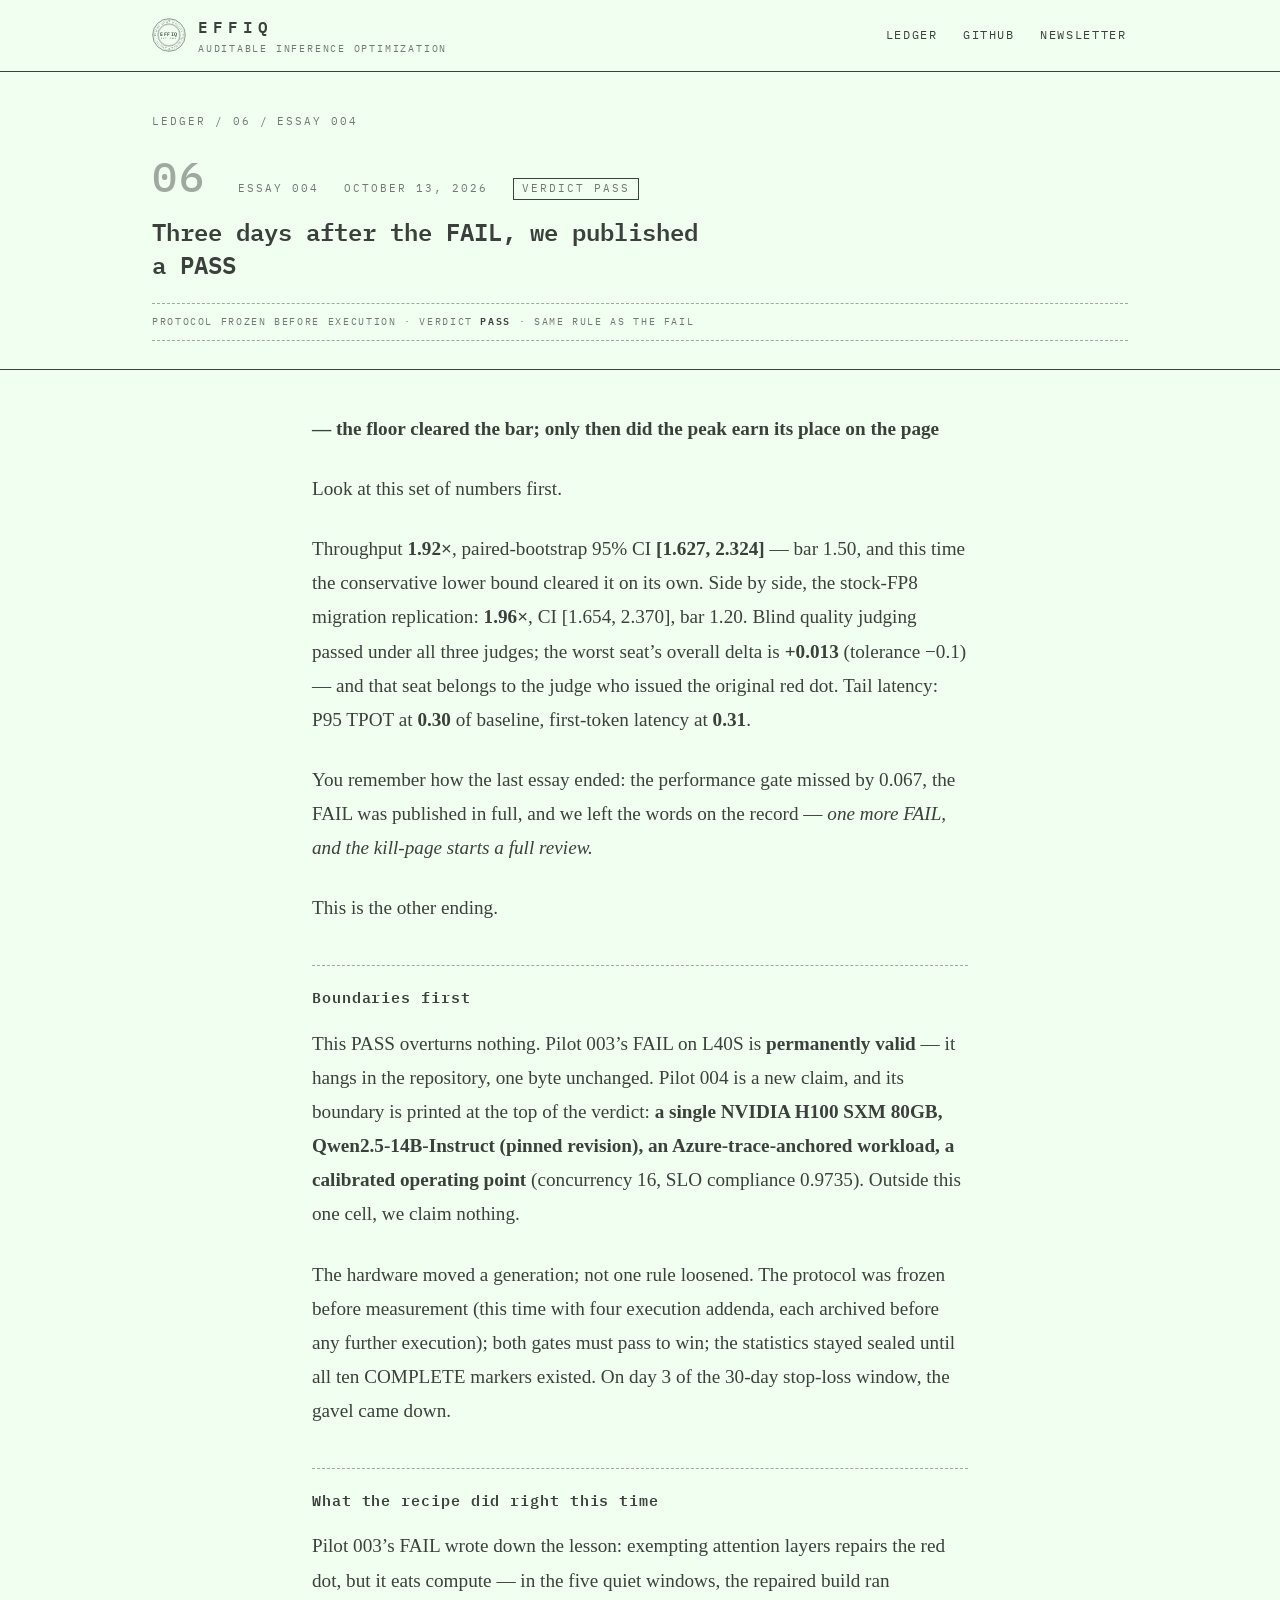
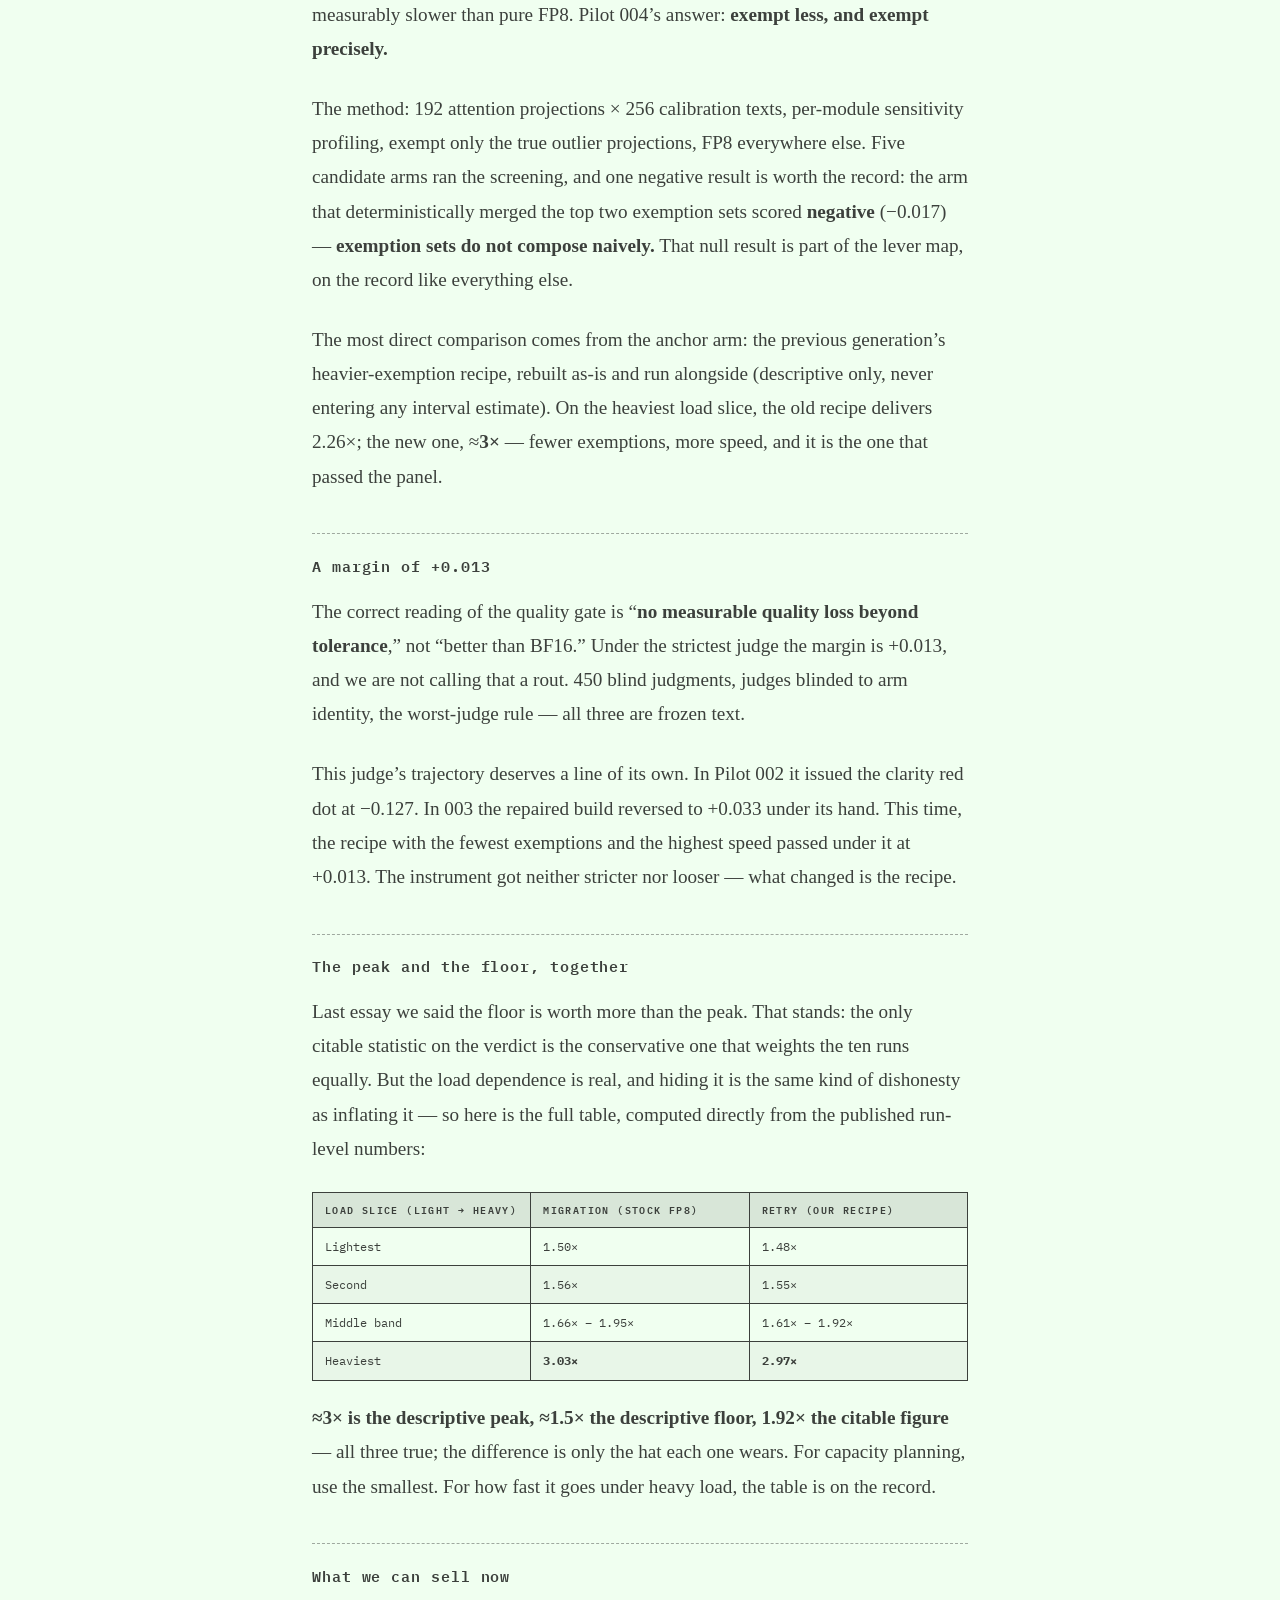
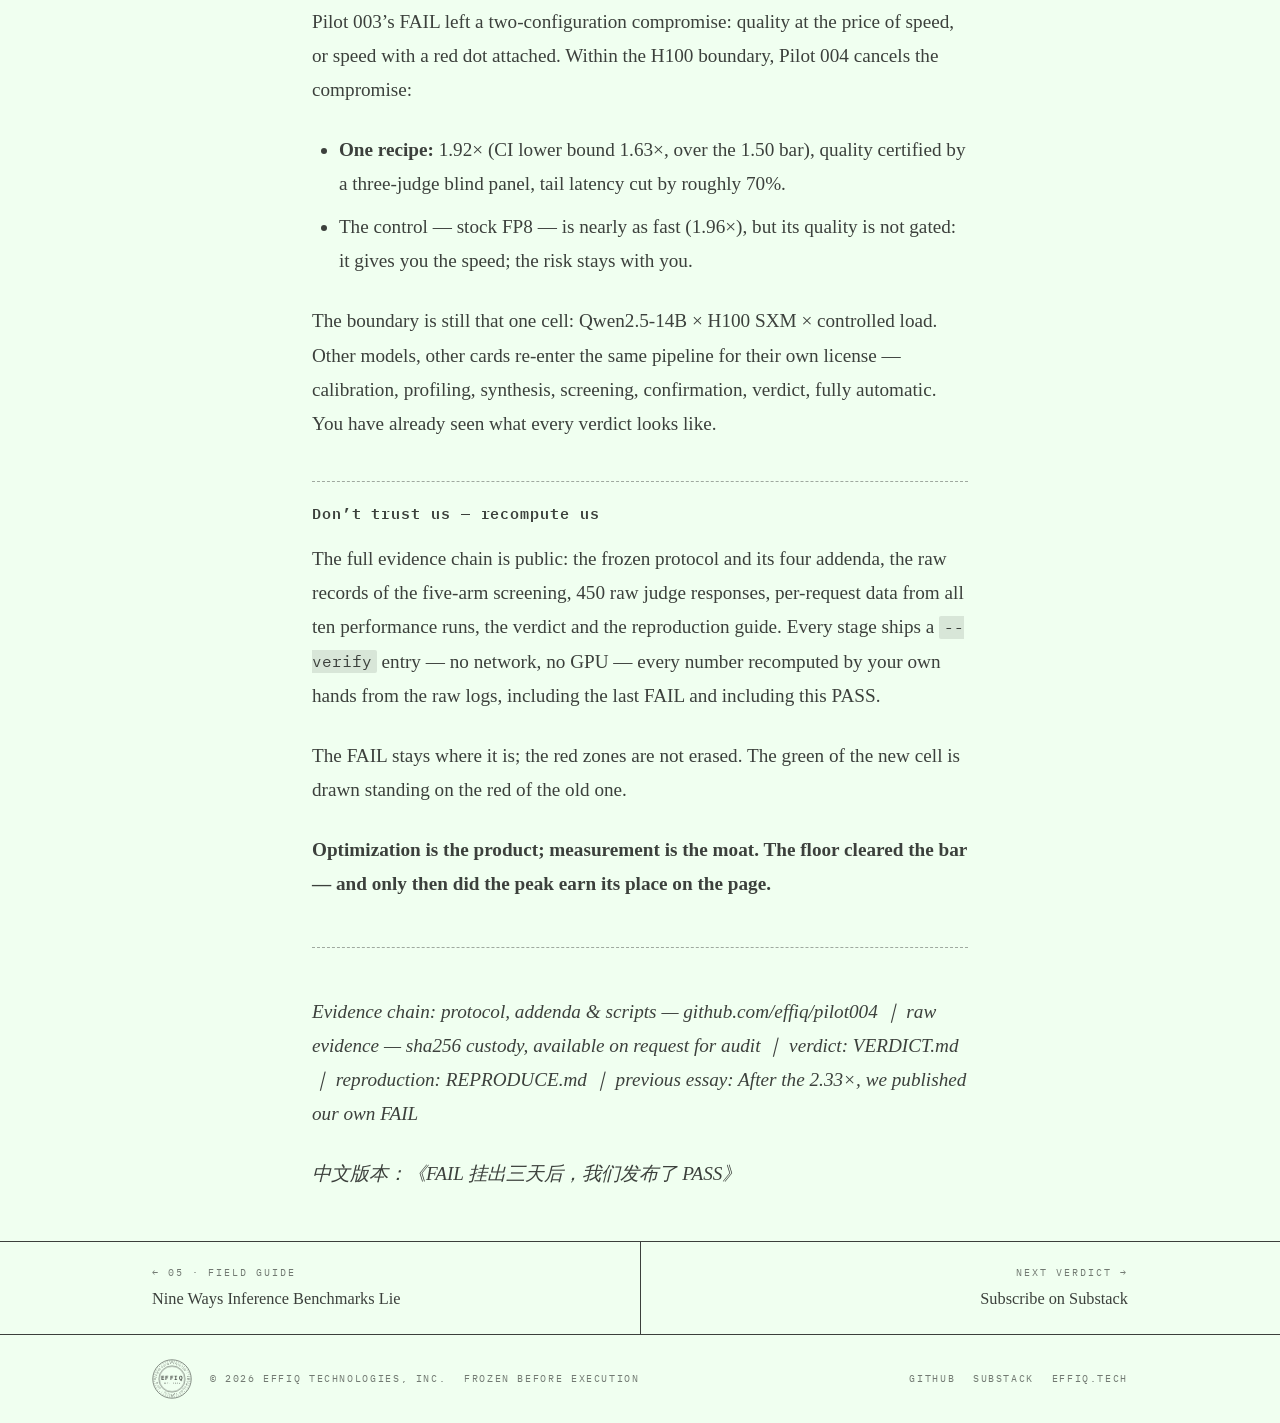
<file: essays/essay-004-three-days-after-the-fail.html>
<!DOCTYPE html>
<html lang="en">
<head>
<meta charset="utf-8">
<meta name="viewport" content="width=device-width, initial-scale=1">
<title>Three days after the FAIL, we published a PASS — Effiq</title>
<meta name="description" content="Same protocol, same decision rule, three days later. This time the lower bound cleared the gate.">
<link rel="icon" type="image/svg+xml" href="../favicon.svg">
<link rel="preconnect" href="https://fonts.googleapis.com">
<link rel="preconnect" href="https://fonts.gstatic.com" crossorigin>
<link href="https://fonts.googleapis.com/css2?family=IBM+Plex+Mono:wght@400;500;600&display=swap" rel="stylesheet">
<link rel="stylesheet" href="../style.css">
</head>
<body>
<header class="site-head">
<div class="wrap">
<a class="brand" href="../index.html"><svg class="seal" width="34" height="34" viewBox="0 0 100 100" role="img" aria-label="Effiq seal" xmlns="http://www.w3.org/2000/svg">
<defs><path id="hring" d="M 50,50 m -37,0 a 37,37 0 1,1 74,0 a 37,37 0 1,1 -74,0"/></defs>
<g fill="none" stroke="#3C403C">
<circle cx="50" cy="50" r="48" stroke-width="1.5"/>
<line x1="50.00" y1="10.00" x2="50.00" y2="4.00" stroke-width="1.4"/>
<line x1="55.55" y1="7.86" x2="56.00" y2="4.39" stroke-width="0.7"/>
<line x1="61.00" y1="8.95" x2="61.91" y2="5.57" stroke-width="0.7"/>
<line x1="66.26" y1="10.74" x2="67.60" y2="7.50" stroke-width="0.7"/>
<line x1="71.25" y1="13.19" x2="73.00" y2="10.16" stroke-width="0.7"/>
<line x1="75.87" y1="16.28" x2="78.00" y2="13.51" stroke-width="0.7"/>
<line x1="80.05" y1="19.95" x2="82.53" y2="17.47" stroke-width="0.7"/>
<line x1="83.72" y1="24.13" x2="86.49" y2="22.00" stroke-width="0.7"/>
<line x1="86.81" y1="28.75" x2="89.84" y2="27.00" stroke-width="0.7"/>
<line x1="89.26" y1="33.74" x2="92.50" y2="32.40" stroke-width="0.7"/>
<line x1="91.05" y1="39.00" x2="94.43" y2="38.09" stroke-width="0.7"/>
<line x1="92.14" y1="44.45" x2="95.61" y2="44.00" stroke-width="0.7"/>
<line x1="90.00" y1="50.00" x2="96.00" y2="50.00" stroke-width="1.4"/>
<line x1="92.14" y1="55.55" x2="95.61" y2="56.00" stroke-width="0.7"/>
<line x1="91.05" y1="61.00" x2="94.43" y2="61.91" stroke-width="0.7"/>
<line x1="89.26" y1="66.26" x2="92.50" y2="67.60" stroke-width="0.7"/>
<line x1="86.81" y1="71.25" x2="89.84" y2="73.00" stroke-width="0.7"/>
<line x1="83.72" y1="75.87" x2="86.49" y2="78.00" stroke-width="0.7"/>
<line x1="80.05" y1="80.05" x2="82.53" y2="82.53" stroke-width="0.7"/>
<line x1="75.87" y1="83.72" x2="78.00" y2="86.49" stroke-width="0.7"/>
<line x1="71.25" y1="86.81" x2="73.00" y2="89.84" stroke-width="0.7"/>
<line x1="66.26" y1="89.26" x2="67.60" y2="92.50" stroke-width="0.7"/>
<line x1="61.00" y1="91.05" x2="61.91" y2="94.43" stroke-width="0.7"/>
<line x1="55.55" y1="92.14" x2="56.00" y2="95.61" stroke-width="0.7"/>
<line x1="50.00" y1="90.00" x2="50.00" y2="96.00" stroke-width="1.4"/>
<line x1="44.45" y1="92.14" x2="44.00" y2="95.61" stroke-width="0.7"/>
<line x1="39.00" y1="91.05" x2="38.09" y2="94.43" stroke-width="0.7"/>
<line x1="33.74" y1="89.26" x2="32.40" y2="92.50" stroke-width="0.7"/>
<line x1="28.75" y1="86.81" x2="27.00" y2="89.84" stroke-width="0.7"/>
<line x1="24.13" y1="83.72" x2="22.00" y2="86.49" stroke-width="0.7"/>
<line x1="19.95" y1="80.05" x2="17.47" y2="82.53" stroke-width="0.7"/>
<line x1="16.28" y1="75.87" x2="13.51" y2="78.00" stroke-width="0.7"/>
<line x1="13.19" y1="71.25" x2="10.16" y2="73.00" stroke-width="0.7"/>
<line x1="10.74" y1="66.26" x2="7.50" y2="67.60" stroke-width="0.7"/>
<line x1="8.95" y1="61.00" x2="5.57" y2="61.91" stroke-width="0.7"/>
<line x1="7.86" y1="55.55" x2="4.39" y2="56.00" stroke-width="0.7"/>
<line x1="10.00" y1="50.00" x2="4.00" y2="50.00" stroke-width="1.4"/>
<line x1="7.86" y1="44.45" x2="4.39" y2="44.00" stroke-width="0.7"/>
<line x1="8.95" y1="39.00" x2="5.57" y2="38.09" stroke-width="0.7"/>
<line x1="10.74" y1="33.74" x2="7.50" y2="32.40" stroke-width="0.7"/>
<line x1="13.19" y1="28.75" x2="10.16" y2="27.00" stroke-width="0.7"/>
<line x1="16.28" y1="24.13" x2="13.51" y2="22.00" stroke-width="0.7"/>
<line x1="19.95" y1="19.95" x2="17.47" y2="17.47" stroke-width="0.7"/>
<line x1="24.13" y1="16.28" x2="22.00" y2="13.51" stroke-width="0.7"/>
<line x1="28.75" y1="13.19" x2="27.00" y2="10.16" stroke-width="0.7"/>
<line x1="33.74" y1="10.74" x2="32.40" y2="7.50" stroke-width="0.7"/>
<line x1="39.00" y1="8.95" x2="38.09" y2="5.57" stroke-width="0.7"/>
<line x1="44.45" y1="7.86" x2="44.00" y2="4.39" stroke-width="0.7"/>
<circle cx="50" cy="50" r="33" stroke-width="1"/>
<circle cx="50" cy="50" r="31" stroke-width="0.6"/>
</g>
<text font-family="'IBM Plex Mono',monospace" font-size="5.4" letter-spacing="1.55" fill="#3C403C">
<textPath href="#hring" startOffset="1.5%">FROZEN BEFORE EXECUTION · RECOMPUTABLE VERDICTS · EFFIQ ·</textPath>
</text>
<text x="50" y="53.5" text-anchor="middle" font-family="'IBM Plex Mono',monospace" font-weight="600" font-size="14.5" letter-spacing="1.5" fill="#3C403C">EFFIQ</text>
<text x="50" y="62" text-anchor="middle" font-family="'IBM Plex Mono',monospace" font-size="4.6" letter-spacing="2.2" fill="#3C403C">EST. 2026</text>
</svg><span><span class="brand-name">EFFIQ</span><span class="brand-sub">AUDITABLE INFERENCE OPTIMIZATION</span></span></a>
<nav class="site-nav">
<a href="../index.html">Ledger</a>
<a href="https://github.com/effiq">GitHub</a>
<a href="https://effiq.substack.com">Newsletter</a>
</nav>
</div>
</header>
<header class="art-head">
<div class="wrap">
<div class="crumbs"><a href="../index.html">LEDGER</a> / 06 / ESSAY 004</div>
<div class="art-meta"><span class="no">06</span><span>ESSAY 004</span><span>OCTOBER 13, 2026</span><span class="verdict-pass" style="border:1.5px solid var(--ink);padding:.1rem .5rem;">VERDICT PASS</span></div>
<h1>Three days after the FAIL, we published a PASS</h1>
<div class="evidence">PROTOCOL FROZEN BEFORE EXECUTION · VERDICT <b>PASS</b> · SAME RULE AS THE FAIL</div>
</div>
</header>
<article class="art-body">
<p><strong>— the floor cleared the bar; only then did the peak earn its place on the page</strong></p>

<p>Look at this set of numbers first.</p>
<p>Throughput <strong>1.92×</strong>, paired-bootstrap 95% CI <strong>[1.627, 2.324]</strong> — bar 1.50, and this time the conservative lower bound cleared it on its own. Side by side, the stock-FP8 migration replication: <strong>1.96×</strong>, CI [1.654, 2.370], bar 1.20. Blind quality judging passed under all three judges; the worst seat’s overall delta is <strong>+0.013</strong> (tolerance −0.1) — and that seat belongs to the judge who issued the original red dot. Tail latency: P95 TPOT at <strong>0.30</strong> of baseline, first-token latency at <strong>0.31</strong>.</p>
<p>You remember how the last essay ended: the performance gate missed by 0.067, the FAIL was published in full, and we left the words on the record — <em>one more FAIL, and the kill-page starts a full review.</em></p>
<p>This is the other ending.</p>
<h2 id="boundaries-first">Boundaries first</h2>
<p>This PASS overturns nothing. Pilot 003’s FAIL on L40S is <strong>permanently valid</strong> — it hangs in the repository, one byte unchanged. Pilot 004 is a new claim, and its boundary is printed at the top of the verdict: <strong>a single NVIDIA H100 SXM 80GB, Qwen2.5-14B-Instruct (pinned revision), an Azure-trace-anchored workload, a calibrated operating point</strong> (concurrency 16, SLO compliance 0.9735). Outside this one cell, we claim nothing.</p>
<p>The hardware moved a generation; not one rule loosened. The protocol was frozen before measurement (this time with four execution addenda, each archived before any further execution); both gates must pass to win; the statistics stayed sealed until all ten COMPLETE markers existed. On day 3 of the 30-day stop-loss window, the gavel came down.</p>
<h2 id="what-the-recipe-did-right-this-time">What the recipe did right this time</h2>
<p>Pilot 003’s FAIL wrote down the lesson: exempting attention layers repairs the red dot, but it eats compute — in the five quiet windows, the repaired build ran measurably slower than pure FP8. Pilot 004’s answer: <strong>exempt less, and exempt precisely.</strong></p>
<p>The method: 192 attention projections × 256 calibration texts, per-module sensitivity profiling, exempt only the true outlier projections, FP8 everywhere else. Five candidate arms ran the screening, and one negative result is worth the record: the arm that deterministically merged the top two exemption sets scored <strong>negative</strong> (−0.017) — <strong>exemption sets do not compose naively.</strong> That null result is part of the lever map, on the record like everything else.</p>
<p>The most direct comparison comes from the anchor arm: the previous generation’s heavier-exemption recipe, rebuilt as-is and run alongside (descriptive only, never entering any interval estimate). On the heaviest load slice, the old recipe delivers 2.26×; the new one, ≈<strong>3×</strong> — fewer exemptions, more speed, and it is the one that passed the panel.</p>
<h2 id="a-margin-of-0.013">A margin of +0.013</h2>
<p>The correct reading of the quality gate is “<strong>no measurable quality loss beyond tolerance</strong>,” not “better than BF16.” Under the strictest judge the margin is +0.013, and we are not calling that a rout. 450 blind judgments, judges blinded to arm identity, the worst-judge rule — all three are frozen text.</p>
<p>This judge’s trajectory deserves a line of its own. In Pilot 002 it issued the clarity red dot at −0.127. In 003 the repaired build reversed to +0.033 under its hand. This time, the recipe with the fewest exemptions and the highest speed passed under it at +0.013. The instrument got neither stricter nor looser — what changed is the recipe.</p>
<h2 id="the-peak-and-the-floor-together">The peak and the floor, together</h2>
<p>Last essay we said the floor is worth more than the peak. That stands: the only citable statistic on the verdict is the conservative one that weights the ten runs equally. But the load dependence is real, and hiding it is the same kind of dishonesty as inflating it — so here is the full table, computed directly from the published run-level numbers:</p>
<table>
<colgroup>
<col style="width: 33%" />
<col style="width: 33%" />
<col style="width: 33%" />
</colgroup>
<thead>
<tr class="header">
<th>Load slice (light → heavy)</th>
<th>Migration (stock FP8)</th>
<th>Retry (our recipe)</th>
</tr>
</thead>
<tbody>
<tr class="odd">
<td>Lightest</td>
<td>1.50×</td>
<td>1.48×</td>
</tr>
<tr class="even">
<td>Second</td>
<td>1.56×</td>
<td>1.55×</td>
</tr>
<tr class="odd">
<td>Middle band</td>
<td>1.66× – 1.95×</td>
<td>1.61× – 1.92×</td>
</tr>
<tr class="even">
<td>Heaviest</td>
<td><strong>3.03×</strong></td>
<td><strong>2.97×</strong></td>
</tr>
</tbody>
</table>
<p><strong>≈3× is the descriptive peak, ≈1.5× the descriptive floor, 1.92× the citable figure</strong> — all three true; the difference is only the hat each one wears. For capacity planning, use the smallest. For how fast it goes under heavy load, the table is on the record.</p>
<h2 id="what-we-can-sell-now">What we can sell now</h2>
<p>Pilot 003’s FAIL left a two-configuration compromise: quality at the price of speed, or speed with a red dot attached. Within the H100 boundary, Pilot 004 cancels the compromise:</p>
<ul>
<li><strong>One recipe:</strong> 1.92× (CI lower bound 1.63×, over the 1.50 bar), quality certified by a three-judge blind panel, tail latency cut by roughly 70%.</li>
<li>The control — stock FP8 — is nearly as fast (1.96×), but its quality is not gated: it gives you the speed; the risk stays with you.</li>
</ul>
<p>The boundary is still that one cell: Qwen2.5-14B × H100 SXM × controlled load. Other models, other cards re-enter the same pipeline for their own license — calibration, profiling, synthesis, screening, confirmation, verdict, fully automatic. You have already seen what every verdict looks like.</p>
<h2 id="dont-trust-us-recompute-us">Don’t trust us — recompute us</h2>
<p>The full evidence chain is public: the frozen protocol and its four addenda, the raw records of the five-arm screening, 450 raw judge responses, per-request data from all ten performance runs, the verdict and the reproduction guide. Every stage ships a <code>--verify</code> entry — no network, no GPU — every number recomputed by your own hands from the raw logs, including the last FAIL and including this PASS.</p>
<p>The FAIL stays where it is; the red zones are not erased. The green of the new cell is drawn standing on the red of the old one.</p>
<p><strong>Optimization is the product; measurement is the moat. The floor cleared the bar — and only then did the peak earn its place on the page.</strong></p>
<hr />
<p><em>Evidence chain: protocol, addenda &amp; scripts — github.com/effiq/pilot004 ｜ raw evidence — sha256 custody, available on request for audit ｜ verdict: VERDICT.md ｜ reproduction: REPRODUCE.md ｜ previous essay: After the 2.33×, we published our own FAIL</em></p>
<p><em>中文版本：《FAIL 挂出三天后，我们发布了 PASS》</em></p>
</article>
<nav class="pager"><div class="wrap"><a class="prev" href="nine-ways-inference-benchmarks-lie.html"><span class="lbl">← 05 · FIELD GUIDE</span><span class="t">Nine Ways Inference Benchmarks Lie</span></a><a class="next" href="https://effiq.substack.com"><span class="lbl">NEXT VERDICT →</span><span class="t">Subscribe on Substack</span></a></div></nav>
<footer class="colophon">
<div class="wrap">
<svg class="seal" width="40" height="40" viewBox="0 0 100 100" role="img" aria-label="Effiq seal" xmlns="http://www.w3.org/2000/svg">
<defs><path id="fring" d="M 50,50 m -37,0 a 37,37 0 1,1 74,0 a 37,37 0 1,1 -74,0"/></defs>
<g fill="none" stroke="#3C403C">
<circle cx="50" cy="50" r="48" stroke-width="1.5"/>
<line x1="50.00" y1="10.00" x2="50.00" y2="4.00" stroke-width="1.4"/>
<line x1="55.55" y1="7.86" x2="56.00" y2="4.39" stroke-width="0.7"/>
<line x1="61.00" y1="8.95" x2="61.91" y2="5.57" stroke-width="0.7"/>
<line x1="66.26" y1="10.74" x2="67.60" y2="7.50" stroke-width="0.7"/>
<line x1="71.25" y1="13.19" x2="73.00" y2="10.16" stroke-width="0.7"/>
<line x1="75.87" y1="16.28" x2="78.00" y2="13.51" stroke-width="0.7"/>
<line x1="80.05" y1="19.95" x2="82.53" y2="17.47" stroke-width="0.7"/>
<line x1="83.72" y1="24.13" x2="86.49" y2="22.00" stroke-width="0.7"/>
<line x1="86.81" y1="28.75" x2="89.84" y2="27.00" stroke-width="0.7"/>
<line x1="89.26" y1="33.74" x2="92.50" y2="32.40" stroke-width="0.7"/>
<line x1="91.05" y1="39.00" x2="94.43" y2="38.09" stroke-width="0.7"/>
<line x1="92.14" y1="44.45" x2="95.61" y2="44.00" stroke-width="0.7"/>
<line x1="90.00" y1="50.00" x2="96.00" y2="50.00" stroke-width="1.4"/>
<line x1="92.14" y1="55.55" x2="95.61" y2="56.00" stroke-width="0.7"/>
<line x1="91.05" y1="61.00" x2="94.43" y2="61.91" stroke-width="0.7"/>
<line x1="89.26" y1="66.26" x2="92.50" y2="67.60" stroke-width="0.7"/>
<line x1="86.81" y1="71.25" x2="89.84" y2="73.00" stroke-width="0.7"/>
<line x1="83.72" y1="75.87" x2="86.49" y2="78.00" stroke-width="0.7"/>
<line x1="80.05" y1="80.05" x2="82.53" y2="82.53" stroke-width="0.7"/>
<line x1="75.87" y1="83.72" x2="78.00" y2="86.49" stroke-width="0.7"/>
<line x1="71.25" y1="86.81" x2="73.00" y2="89.84" stroke-width="0.7"/>
<line x1="66.26" y1="89.26" x2="67.60" y2="92.50" stroke-width="0.7"/>
<line x1="61.00" y1="91.05" x2="61.91" y2="94.43" stroke-width="0.7"/>
<line x1="55.55" y1="92.14" x2="56.00" y2="95.61" stroke-width="0.7"/>
<line x1="50.00" y1="90.00" x2="50.00" y2="96.00" stroke-width="1.4"/>
<line x1="44.45" y1="92.14" x2="44.00" y2="95.61" stroke-width="0.7"/>
<line x1="39.00" y1="91.05" x2="38.09" y2="94.43" stroke-width="0.7"/>
<line x1="33.74" y1="89.26" x2="32.40" y2="92.50" stroke-width="0.7"/>
<line x1="28.75" y1="86.81" x2="27.00" y2="89.84" stroke-width="0.7"/>
<line x1="24.13" y1="83.72" x2="22.00" y2="86.49" stroke-width="0.7"/>
<line x1="19.95" y1="80.05" x2="17.47" y2="82.53" stroke-width="0.7"/>
<line x1="16.28" y1="75.87" x2="13.51" y2="78.00" stroke-width="0.7"/>
<line x1="13.19" y1="71.25" x2="10.16" y2="73.00" stroke-width="0.7"/>
<line x1="10.74" y1="66.26" x2="7.50" y2="67.60" stroke-width="0.7"/>
<line x1="8.95" y1="61.00" x2="5.57" y2="61.91" stroke-width="0.7"/>
<line x1="7.86" y1="55.55" x2="4.39" y2="56.00" stroke-width="0.7"/>
<line x1="10.00" y1="50.00" x2="4.00" y2="50.00" stroke-width="1.4"/>
<line x1="7.86" y1="44.45" x2="4.39" y2="44.00" stroke-width="0.7"/>
<line x1="8.95" y1="39.00" x2="5.57" y2="38.09" stroke-width="0.7"/>
<line x1="10.74" y1="33.74" x2="7.50" y2="32.40" stroke-width="0.7"/>
<line x1="13.19" y1="28.75" x2="10.16" y2="27.00" stroke-width="0.7"/>
<line x1="16.28" y1="24.13" x2="13.51" y2="22.00" stroke-width="0.7"/>
<line x1="19.95" y1="19.95" x2="17.47" y2="17.47" stroke-width="0.7"/>
<line x1="24.13" y1="16.28" x2="22.00" y2="13.51" stroke-width="0.7"/>
<line x1="28.75" y1="13.19" x2="27.00" y2="10.16" stroke-width="0.7"/>
<line x1="33.74" y1="10.74" x2="32.40" y2="7.50" stroke-width="0.7"/>
<line x1="39.00" y1="8.95" x2="38.09" y2="5.57" stroke-width="0.7"/>
<line x1="44.45" y1="7.86" x2="44.00" y2="4.39" stroke-width="0.7"/>
<circle cx="50" cy="50" r="33" stroke-width="1"/>
<circle cx="50" cy="50" r="31" stroke-width="0.6"/>
</g>
<text font-family="'IBM Plex Mono',monospace" font-size="5.4" letter-spacing="1.55" fill="#3C403C">
<textPath href="#fring" startOffset="1.5%">FROZEN BEFORE EXECUTION · RECOMPUTABLE VERDICTS · EFFIQ ·</textPath>
</text>
<text x="50" y="53.5" text-anchor="middle" font-family="'IBM Plex Mono',monospace" font-weight="600" font-size="14.5" letter-spacing="1.5" fill="#3C403C">EFFIQ</text>
<text x="50" y="62" text-anchor="middle" font-family="'IBM Plex Mono',monospace" font-size="4.6" letter-spacing="2.2" fill="#3C403C">EST. 2026</text>
</svg>
<span>© 2026 EFFIQ TECHNOLOGIES, INC.</span>
<span>FROZEN BEFORE EXECUTION</span>
<span class="spacer"></span>
<a href="https://github.com/effiq">GITHUB</a>
<a href="https://effiq.substack.com">SUBSTACK</a>
<a href="https://effiq.tech">EFFIQ.TECH</a>
</div>
</footer>
</body>
</html>
</file>
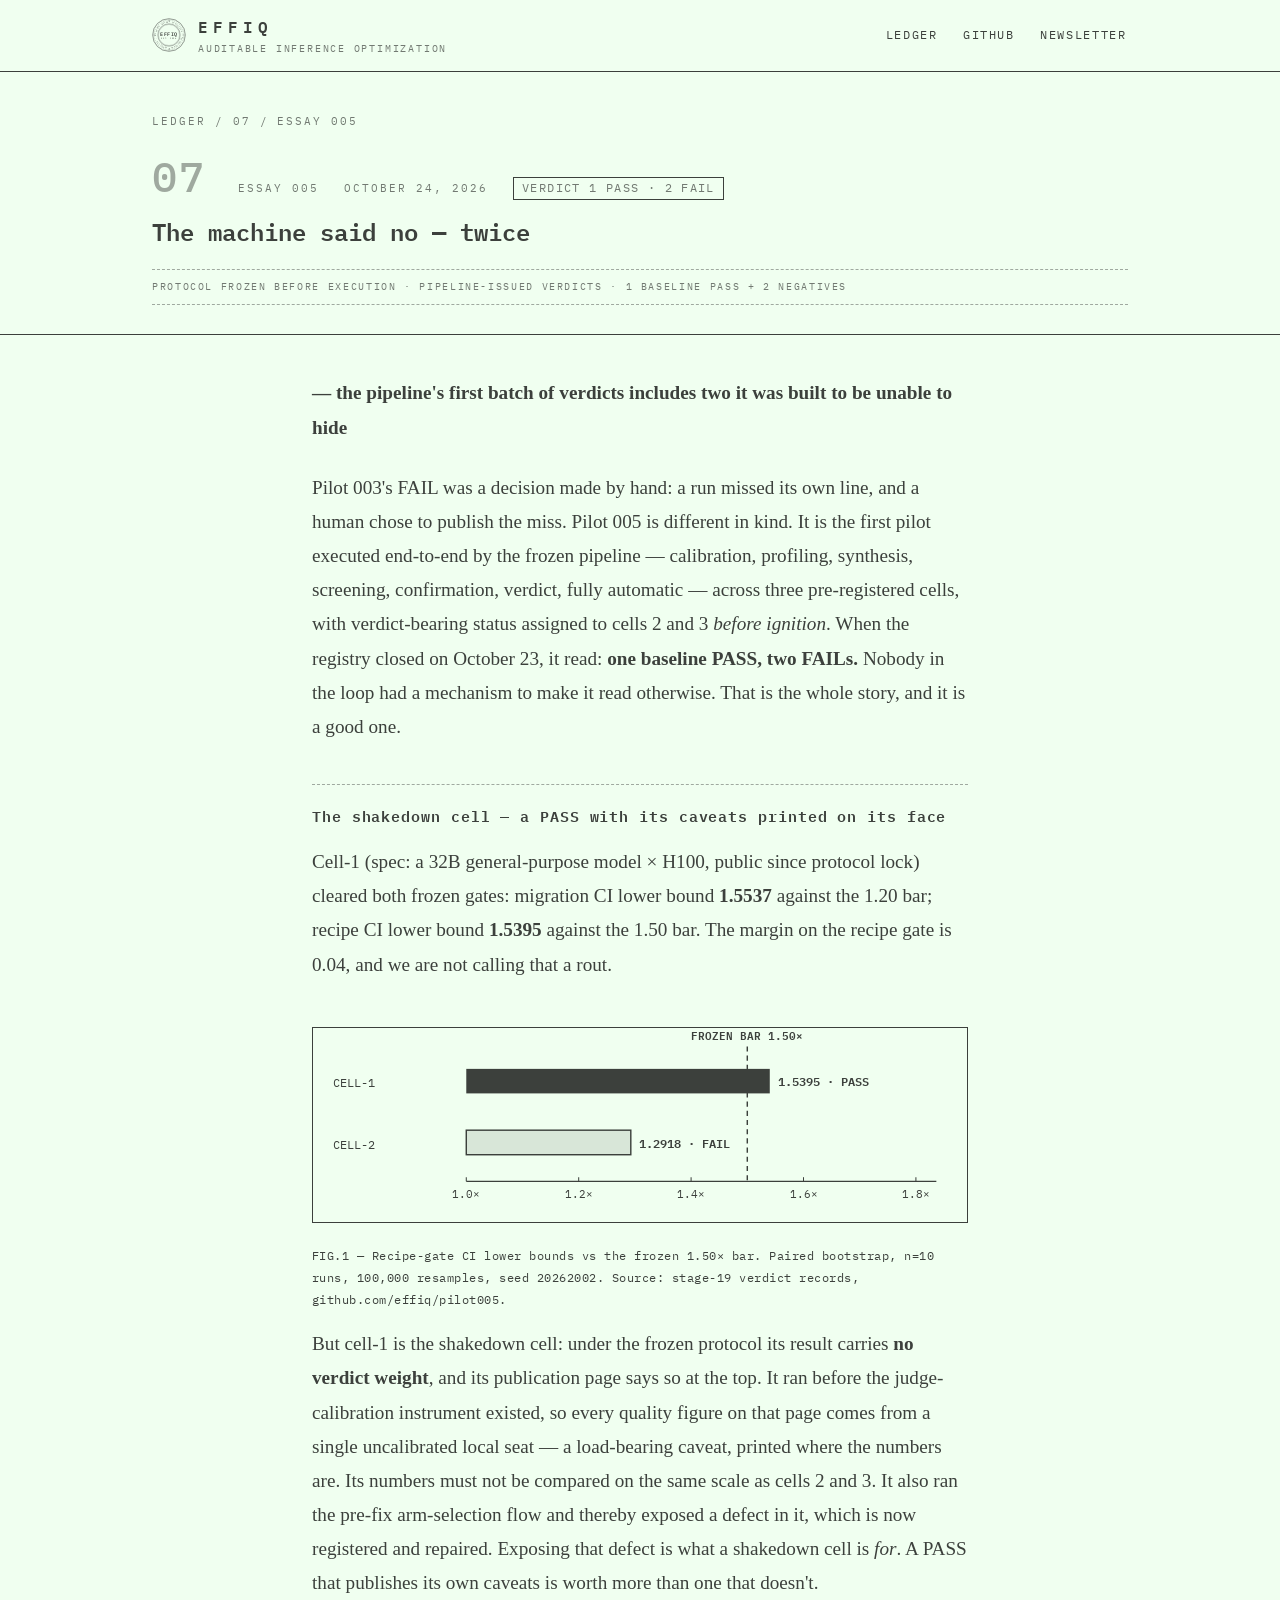
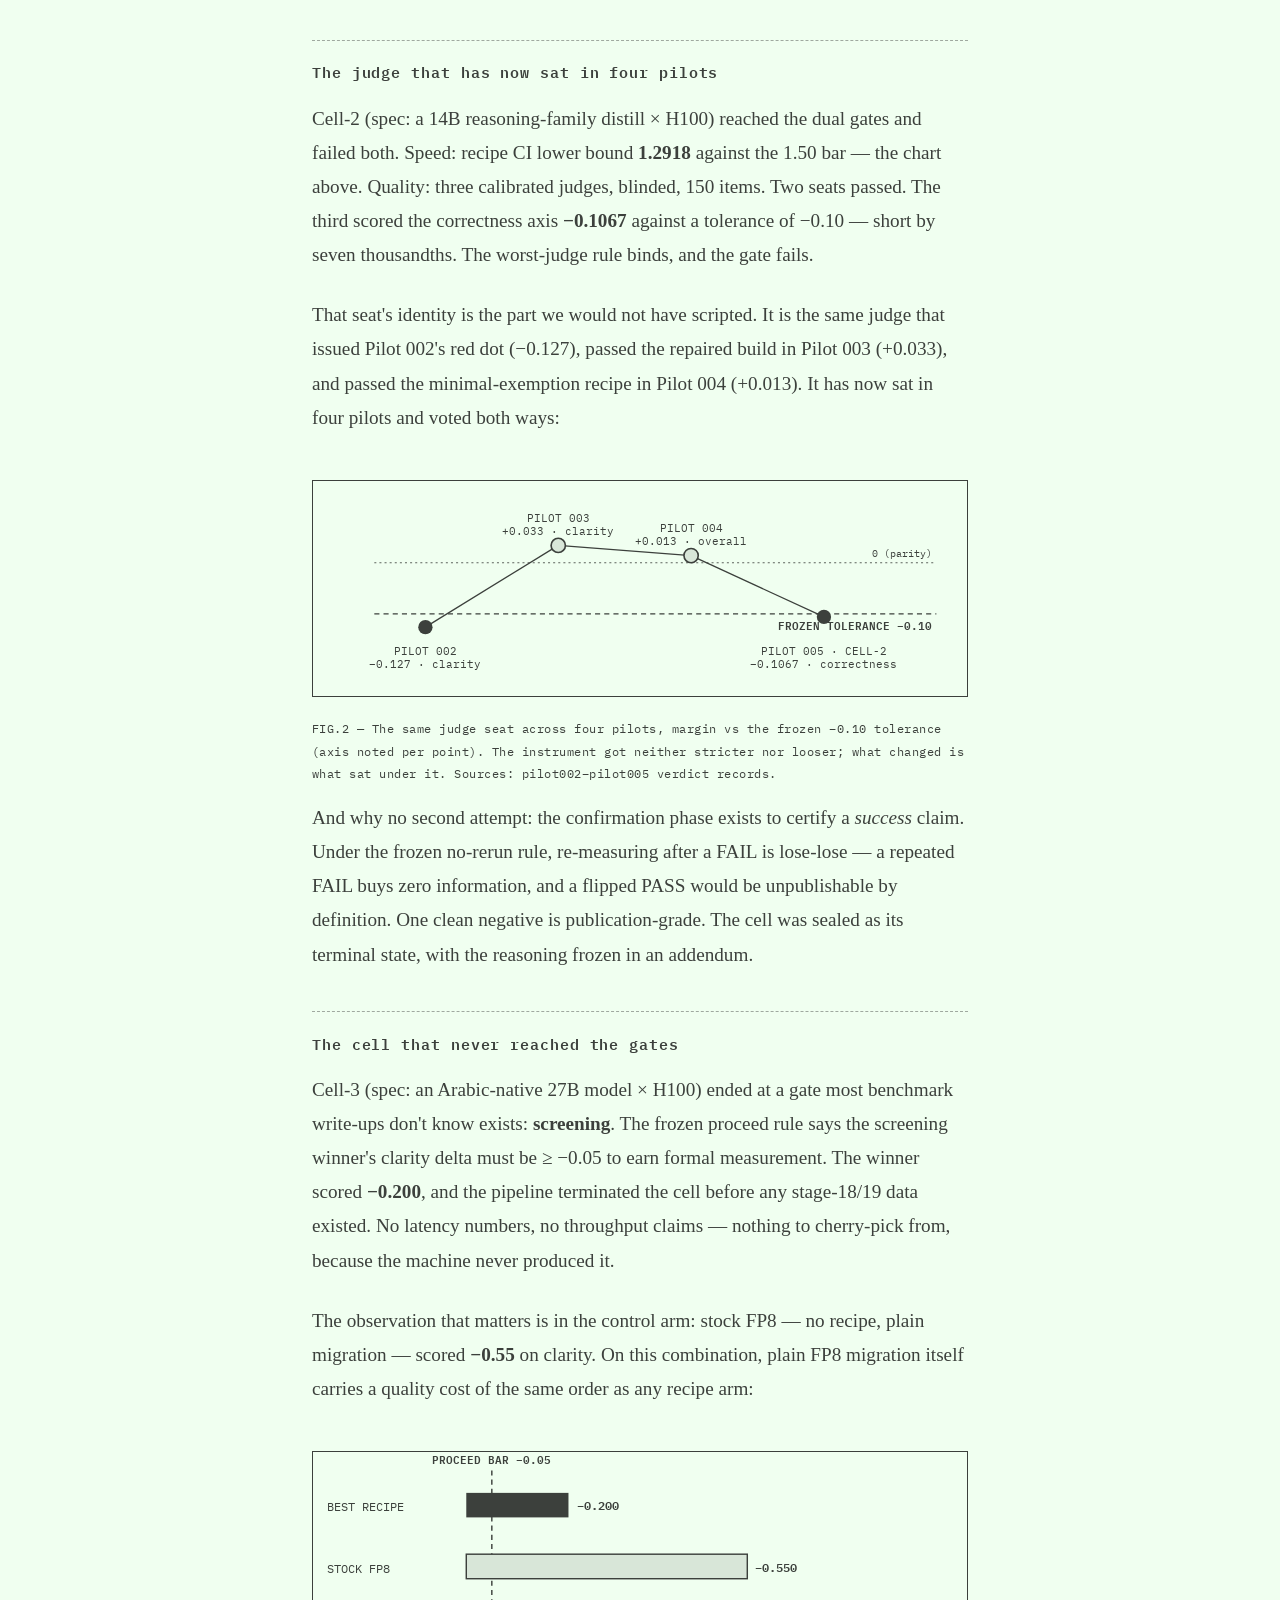
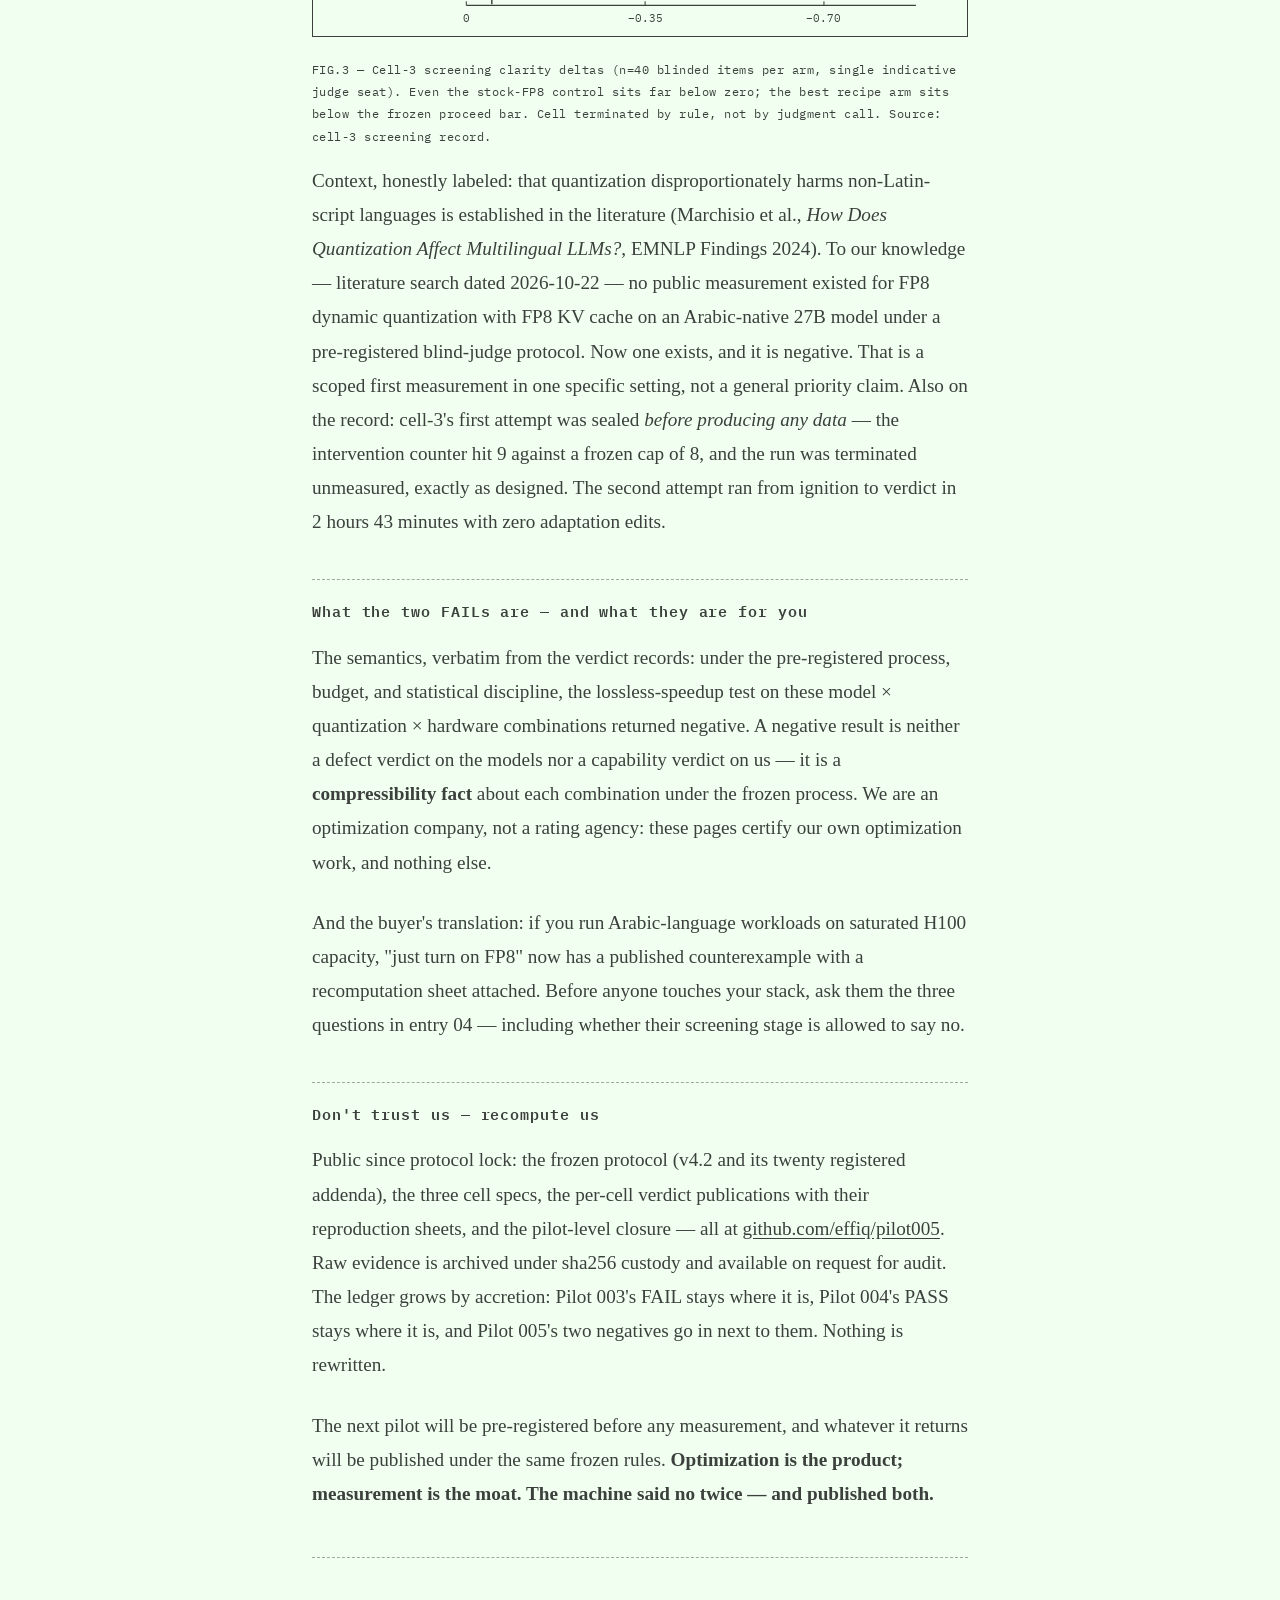
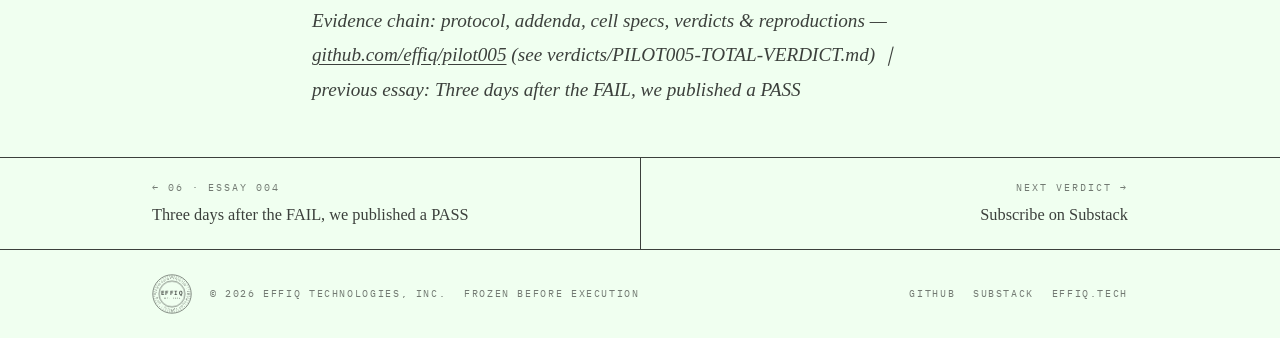
<file: essays/essay-005-the-machine-said-no.html>
<!DOCTYPE html>
<html lang="en">
<head>
<meta charset="utf-8">
<meta name="viewport" content="width=device-width, initial-scale=1">
<title>The machine said no — twice — Effiq</title>
<meta name="description" content="Pilot 005 was the first pilot run end-to-end by the frozen pipeline. Its first batch of verdicts: one baseline pass, two negatives — produced and published by the machine itself.">
<link rel="icon" type="image/svg+xml" href="../favicon.svg">
<link rel="preconnect" href="https://fonts.googleapis.com">
<link rel="preconnect" href="https://fonts.gstatic.com" crossorigin>
<link href="https://fonts.googleapis.com/css2?family=IBM+Plex+Mono:wght@400;500;600&display=swap" rel="stylesheet">
<link rel="stylesheet" href="../style.css">
</head>
<body>
<header class="site-head">
<div class="wrap">
<a class="brand" href="../index.html"><svg class="seal" width="34" height="34" viewBox="0 0 100 100" role="img" aria-label="Effiq seal" xmlns="http://www.w3.org/2000/svg">
<defs><path id="hring" d="M 50,50 m -37,0 a 37,37 0 1,1 74,0 a 37,37 0 1,1 -74,0"/></defs>
<g fill="none" stroke="#3C403C">
<circle cx="50" cy="50" r="48" stroke-width="1.5"/>
<line x1="50.00" y1="10.00" x2="50.00" y2="4.00" stroke-width="1.4"/>
<line x1="55.55" y1="7.86" x2="56.00" y2="4.39" stroke-width="0.7"/>
<line x1="61.00" y1="8.95" x2="61.91" y2="5.57" stroke-width="0.7"/>
<line x1="66.26" y1="10.74" x2="67.60" y2="7.50" stroke-width="0.7"/>
<line x1="71.25" y1="13.19" x2="73.00" y2="10.16" stroke-width="0.7"/>
<line x1="75.87" y1="16.28" x2="78.00" y2="13.51" stroke-width="0.7"/>
<line x1="80.05" y1="19.95" x2="82.53" y2="17.47" stroke-width="0.7"/>
<line x1="83.72" y1="24.13" x2="86.49" y2="22.00" stroke-width="0.7"/>
<line x1="86.81" y1="28.75" x2="89.84" y2="27.00" stroke-width="0.7"/>
<line x1="89.26" y1="33.74" x2="92.50" y2="32.40" stroke-width="0.7"/>
<line x1="91.05" y1="39.00" x2="94.43" y2="38.09" stroke-width="0.7"/>
<line x1="92.14" y1="44.45" x2="95.61" y2="44.00" stroke-width="0.7"/>
<line x1="90.00" y1="50.00" x2="96.00" y2="50.00" stroke-width="1.4"/>
<line x1="92.14" y1="55.55" x2="95.61" y2="56.00" stroke-width="0.7"/>
<line x1="91.05" y1="61.00" x2="94.43" y2="61.91" stroke-width="0.7"/>
<line x1="89.26" y1="66.26" x2="92.50" y2="67.60" stroke-width="0.7"/>
<line x1="86.81" y1="71.25" x2="89.84" y2="73.00" stroke-width="0.7"/>
<line x1="83.72" y1="75.87" x2="86.49" y2="78.00" stroke-width="0.7"/>
<line x1="80.05" y1="80.05" x2="82.53" y2="82.53" stroke-width="0.7"/>
<line x1="75.87" y1="83.72" x2="78.00" y2="86.49" stroke-width="0.7"/>
<line x1="71.25" y1="86.81" x2="73.00" y2="89.84" stroke-width="0.7"/>
<line x1="66.26" y1="89.26" x2="67.60" y2="92.50" stroke-width="0.7"/>
<line x1="61.00" y1="91.05" x2="61.91" y2="94.43" stroke-width="0.7"/>
<line x1="55.55" y1="92.14" x2="56.00" y2="95.61" stroke-width="0.7"/>
<line x1="50.00" y1="90.00" x2="50.00" y2="96.00" stroke-width="1.4"/>
<line x1="44.45" y1="92.14" x2="44.00" y2="95.61" stroke-width="0.7"/>
<line x1="39.00" y1="91.05" x2="38.09" y2="94.43" stroke-width="0.7"/>
<line x1="33.74" y1="89.26" x2="32.40" y2="92.50" stroke-width="0.7"/>
<line x1="28.75" y1="86.81" x2="27.00" y2="89.84" stroke-width="0.7"/>
<line x1="24.13" y1="83.72" x2="22.00" y2="86.49" stroke-width="0.7"/>
<line x1="19.95" y1="80.05" x2="17.47" y2="82.53" stroke-width="0.7"/>
<line x1="16.28" y1="75.87" x2="13.51" y2="78.00" stroke-width="0.7"/>
<line x1="13.19" y1="71.25" x2="10.16" y2="73.00" stroke-width="0.7"/>
<line x1="10.74" y1="66.26" x2="7.50" y2="67.60" stroke-width="0.7"/>
<line x1="8.95" y1="61.00" x2="5.57" y2="61.91" stroke-width="0.7"/>
<line x1="7.86" y1="55.55" x2="4.39" y2="56.00" stroke-width="0.7"/>
<line x1="10.00" y1="50.00" x2="4.00" y2="50.00" stroke-width="1.4"/>
<line x1="7.86" y1="44.45" x2="4.39" y2="44.00" stroke-width="0.7"/>
<line x1="8.95" y1="39.00" x2="5.57" y2="38.09" stroke-width="0.7"/>
<line x1="10.74" y1="33.74" x2="7.50" y2="32.40" stroke-width="0.7"/>
<line x1="13.19" y1="28.75" x2="10.16" y2="27.00" stroke-width="0.7"/>
<line x1="16.28" y1="24.13" x2="13.51" y2="22.00" stroke-width="0.7"/>
<line x1="19.95" y1="19.95" x2="17.47" y2="17.47" stroke-width="0.7"/>
<line x1="24.13" y1="16.28" x2="22.00" y2="13.51" stroke-width="0.7"/>
<line x1="28.75" y1="13.19" x2="27.00" y2="10.16" stroke-width="0.7"/>
<line x1="33.74" y1="10.74" x2="32.40" y2="7.50" stroke-width="0.7"/>
<line x1="39.00" y1="8.95" x2="38.09" y2="5.57" stroke-width="0.7"/>
<line x1="44.45" y1="7.86" x2="44.00" y2="4.39" stroke-width="0.7"/>
<circle cx="50" cy="50" r="33" stroke-width="1"/>
<circle cx="50" cy="50" r="31" stroke-width="0.6"/>
</g>
<text font-family="'IBM Plex Mono',monospace" font-size="5.4" letter-spacing="1.55" fill="#3C403C">
<textPath href="#hring" startOffset="1.5%">FROZEN BEFORE EXECUTION · RECOMPUTABLE VERDICTS · EFFIQ ·</textPath>
</text>
<text x="50" y="53.5" text-anchor="middle" font-family="'IBM Plex Mono',monospace" font-weight="600" font-size="14.5" letter-spacing="1.5" fill="#3C403C">EFFIQ</text>
<text x="50" y="62" text-anchor="middle" font-family="'IBM Plex Mono',monospace" font-size="4.6" letter-spacing="2.2" fill="#3C403C">EST. 2026</text>
</svg><span><span class="brand-name">EFFIQ</span><span class="brand-sub">AUDITABLE INFERENCE OPTIMIZATION</span></span></a>
<nav class="site-nav">
<a href="../index.html">Ledger</a>
<a href="https://github.com/effiq">GitHub</a>
<a href="https://effiq.substack.com">Newsletter</a>
</nav>
</div>
</header>
<header class="art-head">
<div class="wrap">
<div class="crumbs"><a href="../index.html">LEDGER</a> / 07 / ESSAY 005</div>
<div class="art-meta"><span class="no">07</span><span>ESSAY 005</span><span>OCTOBER 24, 2026</span><span style="border:1.5px solid var(--ink);padding:.1rem .5rem;font-family:'IBM Plex Mono',monospace;font-size:.72rem;letter-spacing:.12em;">VERDICT 1 PASS · 2 FAIL</span></div>
<h1>The machine said no — twice</h1>
<div class="evidence">PROTOCOL FROZEN BEFORE EXECUTION · PIPELINE-ISSUED VERDICTS · 1 BASELINE PASS + 2 NEGATIVES</div>
</div>
</header>
<article class="art-body">
<p><strong>— the pipeline's first batch of verdicts includes two it was built to be unable to hide</strong></p>

<p>Pilot 003's FAIL was a decision made by hand: a run missed its own line, and a human chose to publish the miss. Pilot 005 is different in kind. It is the first pilot executed end-to-end by the frozen pipeline — calibration, profiling, synthesis, screening, confirmation, verdict, fully automatic — across three pre-registered cells, with verdict-bearing status assigned to cells 2 and 3 <em>before ignition</em>. When the registry closed on October 23, it read: <strong>one baseline PASS, two FAILs.</strong> Nobody in the loop had a mechanism to make it read otherwise. That is the whole story, and it is a good one.</p>

<h2>The shakedown cell — a PASS with its caveats printed on its face</h2>
<p>Cell-1 (spec: a 32B general-purpose model × H100, public since protocol lock) cleared both frozen gates: migration CI lower bound <strong>1.5537</strong> against the 1.20 bar; recipe CI lower bound <strong>1.5395</strong> against the 1.50 bar. The margin on the recipe gate is 0.04, and we are not calling that a rout.</p>
<svg viewBox="0 0 640 190" width="100%" role="img" aria-label="Recipe-gate CI lower bounds vs the frozen 1.50 bar" style="border:1.5px solid #3C403C;background:#F0FFF0;margin:1.2rem 0 .4rem;">
<line x1="150" y1="150" x2="610" y2="150" stroke="#3C403C" stroke-width="1.2"/>
<g font-family="'IBM Plex Mono',monospace" font-size="11" fill="#3C403C">
<text x="150" y="166" text-anchor="middle">1.0×</text><text x="260" y="166" text-anchor="middle">1.2×</text><text x="370" y="166" text-anchor="middle">1.4×</text><text x="480" y="166" text-anchor="middle">1.6×</text><text x="590" y="166" text-anchor="middle">1.8×</text>
</g>
<g stroke="#3C403C" stroke-width="1"><line x1="150" y1="146" x2="150" y2="150"/><line x1="260" y1="146" x2="260" y2="150"/><line x1="370" y1="146" x2="370" y2="150"/><line x1="480" y1="146" x2="480" y2="150"/><line x1="590" y1="146" x2="590" y2="150"/></g>
<line x1="425" y1="18" x2="425" y2="150" stroke="#3C403C" stroke-width="1.4" stroke-dasharray="5 4"/>
<text x="425" y="12" text-anchor="middle" font-family="'IBM Plex Mono',monospace" font-size="11" font-weight="600" fill="#3C403C">FROZEN BAR 1.50×</text>
<text x="20" y="58" font-family="'IBM Plex Mono',monospace" font-size="12" fill="#3C403C">CELL-1</text>
<rect x="150" y="40" width="297" height="24" fill="#3C403C"/>
<text x="455" y="57" font-family="'IBM Plex Mono',monospace" font-size="12" font-weight="600" fill="#3C403C">1.5395 · PASS</text>
<text x="20" y="118" font-family="'IBM Plex Mono',monospace" font-size="12" fill="#3C403C">CELL-2</text>
<rect x="150" y="100" width="161" height="24" fill="#D8E6D8" stroke="#3C403C" stroke-width="1.4"/>
<text x="319" y="117" font-family="'IBM Plex Mono',monospace" font-size="12" font-weight="600" fill="#3C403C">1.2918 · FAIL</text>
</svg>
<p style="font-family:'IBM Plex Mono',monospace;font-size:.78rem;letter-spacing:.04em;margin-top:.2rem;">FIG.1 — Recipe-gate CI lower bounds vs the frozen 1.50× bar. Paired bootstrap, n=10 runs, 100,000 resamples, seed 20262002. Source: stage-19 verdict records, github.com/effiq/pilot005.</p>
<p>But cell-1 is the shakedown cell: under the frozen protocol its result carries <strong>no verdict weight</strong>, and its publication page says so at the top. It ran before the judge-calibration instrument existed, so every quality figure on that page comes from a single uncalibrated local seat — a load-bearing caveat, printed where the numbers are. Its numbers must not be compared on the same scale as cells 2 and 3. It also ran the pre-fix arm-selection flow and thereby exposed a defect in it, which is now registered and repaired. Exposing that defect is what a shakedown cell is <em>for</em>. A PASS that publishes its own caveats is worth more than one that doesn't.</p>

<h2>The judge that has now sat in four pilots</h2>
<p>Cell-2 (spec: a 14B reasoning-family distill × H100) reached the dual gates and failed both. Speed: recipe CI lower bound <strong>1.2918</strong> against the 1.50 bar — the chart above. Quality: three calibrated judges, blinded, 150 items. Two seats passed. The third scored the correctness axis <strong>−0.1067</strong> against a tolerance of −0.10 — short by seven thousandths. The worst-judge rule binds, and the gate fails.</p>
<p>That seat's identity is the part we would not have scripted. It is the same judge that issued Pilot 002's red dot (−0.127), passed the repaired build in Pilot 003 (+0.033), and passed the minimal-exemption recipe in Pilot 004 (+0.013). It has now sat in four pilots and voted both ways:</p>
<svg viewBox="0 0 640 210" width="100%" role="img" aria-label="One judge across four pilots vs the frozen tolerance" style="border:1.5px solid #3C403C;background:#F0FFF0;margin:1.2rem 0 .4rem;">
<line x1="60" y1="80" x2="610" y2="80" stroke="#3C403C" stroke-width="0.8" stroke-dasharray="2 3"/>
<text x="606" y="74" text-anchor="end" font-family="'IBM Plex Mono',monospace" font-size="10" fill="#3C403C">0 (parity)</text>
<line x1="60" y1="130" x2="610" y2="130" stroke="#3C403C" stroke-width="1.4" stroke-dasharray="5 4"/>
<text x="606" y="146" text-anchor="end" font-family="'IBM Plex Mono',monospace" font-size="11" font-weight="600" fill="#3C403C">FROZEN TOLERANCE −0.10</text>
<line x1="110" y1="143" x2="240" y2="63" stroke="#3C403C" stroke-width="1.2"/>
<line x1="240" y1="63" x2="370" y2="73" stroke="#3C403C" stroke-width="1.2"/>
<line x1="370" y1="73" x2="500" y2="133" stroke="#3C403C" stroke-width="1.2"/>
<circle cx="110" cy="143" r="7" fill="#3C403C"/>
<circle cx="240" cy="63" r="7" fill="#D8E6D8" stroke="#3C403C" stroke-width="1.6"/>
<circle cx="370" cy="73" r="7" fill="#D8E6D8" stroke="#3C403C" stroke-width="1.6"/>
<circle cx="500" cy="133" r="7" fill="#3C403C"/>
<g font-family="'IBM Plex Mono',monospace" font-size="10.5" fill="#3C403C">
<text x="110" y="170" text-anchor="middle">PILOT 002</text><text x="110" y="183" text-anchor="middle">−0.127 · clarity</text>
<text x="240" y="40" text-anchor="middle">PILOT 003</text><text x="240" y="53" text-anchor="middle">+0.033 · clarity</text>
<text x="370" y="50" text-anchor="middle">PILOT 004</text><text x="370" y="63" text-anchor="middle">+0.013 · overall</text>
<text x="500" y="170" text-anchor="middle">PILOT 005 · CELL-2</text><text x="500" y="183" text-anchor="middle">−0.1067 · correctness</text>
</g>
</svg>
<p style="font-family:'IBM Plex Mono',monospace;font-size:.78rem;letter-spacing:.04em;margin-top:.2rem;">FIG.2 — The same judge seat across four pilots, margin vs the frozen −0.10 tolerance (axis noted per point). The instrument got neither stricter nor looser; what changed is what sat under it. Sources: pilot002–pilot005 verdict records.</p>
<p>And why no second attempt: the confirmation phase exists to certify a <em>success</em> claim. Under the frozen no-rerun rule, re-measuring after a FAIL is lose-lose — a repeated FAIL buys zero information, and a flipped PASS would be unpublishable by definition. One clean negative is publication-grade. The cell was sealed as its terminal state, with the reasoning frozen in an addendum.</p>

<h2>The cell that never reached the gates</h2>
<p>Cell-3 (spec: an Arabic-native 27B model × H100) ended at a gate most benchmark write-ups don't know exists: <strong>screening</strong>. The frozen proceed rule says the screening winner's clarity delta must be ≥ −0.05 to earn formal measurement. The winner scored <strong>−0.200</strong>, and the pipeline terminated the cell before any stage-18/19 data existed. No latency numbers, no throughput claims — nothing to cherry-pick from, because the machine never produced it.</p>
<p>The observation that matters is in the control arm: stock FP8 — no recipe, plain migration — scored <strong>−0.55</strong> on clarity. On this combination, plain FP8 migration itself carries a quality cost of the same order as any recipe arm:</p>
<svg viewBox="0 0 640 180" width="100%" role="img" aria-label="Cell-3 screening clarity deltas including the stock FP8 control" style="border:1.5px solid #3C403C;background:#F0FFF0;margin:1.2rem 0 .4rem;">
<line x1="150" y1="150" x2="590" y2="150" stroke="#3C403C" stroke-width="1.2"/>
<g font-family="'IBM Plex Mono',monospace" font-size="11" fill="#3C403C">
<text x="150" y="166" text-anchor="middle">0</text><text x="325" y="166" text-anchor="middle">−0.35</text><text x="500" y="166" text-anchor="middle">−0.70</text>
</g>
<g stroke="#3C403C" stroke-width="1"><line x1="150" y1="146" x2="150" y2="150"/><line x1="325" y1="146" x2="325" y2="150"/><line x1="500" y1="146" x2="500" y2="150"/></g>
<line x1="175" y1="18" x2="175" y2="150" stroke="#3C403C" stroke-width="1.4" stroke-dasharray="5 4"/>
<text x="175" y="12" text-anchor="middle" font-family="'IBM Plex Mono',monospace" font-size="11" font-weight="600" fill="#3C403C">PROCEED BAR −0.05</text>
<text x="14" y="58" font-family="'IBM Plex Mono',monospace" font-size="11.5" fill="#3C403C">BEST RECIPE</text>
<rect x="150" y="40" width="100" height="24" fill="#3C403C"/>
<text x="258" y="57" font-family="'IBM Plex Mono',monospace" font-size="12" font-weight="600" fill="#3C403C">−0.200</text>
<text x="14" y="118" font-family="'IBM Plex Mono',monospace" font-size="11.5" fill="#3C403C">STOCK FP8</text>
<rect x="150" y="100" width="275" height="24" fill="#D8E6D8" stroke="#3C403C" stroke-width="1.4"/>
<text x="433" y="117" font-family="'IBM Plex Mono',monospace" font-size="12" font-weight="600" fill="#3C403C">−0.550</text>
</svg>
<p style="font-family:'IBM Plex Mono',monospace;font-size:.78rem;letter-spacing:.04em;margin-top:.2rem;">FIG.3 — Cell-3 screening clarity deltas (n=40 blinded items per arm, single indicative judge seat). Even the stock-FP8 control sits far below zero; the best recipe arm sits below the frozen proceed bar. Cell terminated by rule, not by judgment call. Source: cell-3 screening record.</p>
<p>Context, honestly labeled: that quantization disproportionately harms non-Latin-script languages is established in the literature (Marchisio et al., <em>How Does Quantization Affect Multilingual LLMs?</em>, EMNLP Findings 2024). To our knowledge — literature search dated 2026-10-22 — no public measurement existed for FP8 dynamic quantization with FP8 KV cache on an Arabic-native 27B model under a pre-registered blind-judge protocol. Now one exists, and it is negative. That is a scoped first measurement in one specific setting, not a general priority claim. Also on the record: cell-3's first attempt was sealed <em>before producing any data</em> — the intervention counter hit 9 against a frozen cap of 8, and the run was terminated unmeasured, exactly as designed. The second attempt ran from ignition to verdict in 2 hours 43 minutes with zero adaptation edits.</p>

<h2>What the two FAILs are — and what they are for you</h2>
<p>The semantics, verbatim from the verdict records: under the pre-registered process, budget, and statistical discipline, the lossless-speedup test on these model × quantization × hardware combinations returned negative. A negative result is neither a defect verdict on the models nor a capability verdict on us — it is a <strong>compressibility fact</strong> about each combination under the frozen process. We are an optimization company, not a rating agency: these pages certify our own optimization work, and nothing else.</p>
<p>And the buyer's translation: if you run Arabic-language workloads on saturated H100 capacity, "just turn on FP8" now has a published counterexample with a recomputation sheet attached. Before anyone touches your stack, ask them the three questions in entry 04 — including whether their screening stage is allowed to say no.</p>

<h2>Don't trust us — recompute us</h2>
<p>Public since protocol lock: the frozen protocol (v4.2 and its twenty registered addenda), the three cell specs, the per-cell verdict publications with their reproduction sheets, and the pilot-level closure — all at <a href="https://github.com/effiq/pilot005">github.com/effiq/pilot005</a>. Raw evidence is archived under sha256 custody and available on request for audit. The ledger grows by accretion: Pilot 003's FAIL stays where it is, Pilot 004's PASS stays where it is, and Pilot 005's two negatives go in next to them. Nothing is rewritten.</p>
<p>The next pilot will be pre-registered before any measurement, and whatever it returns will be published under the same frozen rules. <strong>Optimization is the product; measurement is the moat. The machine said no twice — and published both.</strong></p>
<hr />
<p><em>Evidence chain: protocol, addenda, cell specs, verdicts &amp; reproductions — <a href="https://github.com/effiq/pilot005">github.com/effiq/pilot005</a> (see verdicts/PILOT005-TOTAL-VERDICT.md) ｜ previous essay: Three days after the FAIL, we published a PASS</em></p>
</article>
<nav class="pager"><div class="wrap"><a class="prev" href="essay-004-three-days-after-the-fail.html"><span class="lbl">← 06 · ESSAY 004</span><span class="t">Three days after the FAIL, we published a PASS</span></a><a class="next" href="https://effiq.substack.com"><span class="lbl">NEXT VERDICT →</span><span class="t">Subscribe on Substack</span></a></div></nav>
<footer class="colophon">
<div class="wrap">
<svg class="seal" width="40" height="40" viewBox="0 0 100 100" role="img" aria-label="Effiq seal" xmlns="http://www.w3.org/2000/svg">
<defs><path id="fring" d="M 50,50 m -37,0 a 37,37 0 1,1 74,0 a 37,37 0 1,1 -74,0"/></defs>
<g fill="none" stroke="#3C403C">
<circle cx="50" cy="50" r="48" stroke-width="1.5"/>
<line x1="50.00" y1="10.00" x2="50.00" y2="4.00" stroke-width="1.4"/>
<line x1="55.55" y1="7.86" x2="56.00" y2="4.39" stroke-width="0.7"/>
<line x1="61.00" y1="8.95" x2="61.91" y2="5.57" stroke-width="0.7"/>
<line x1="66.26" y1="10.74" x2="67.60" y2="7.50" stroke-width="0.7"/>
<line x1="71.25" y1="13.19" x2="73.00" y2="10.16" stroke-width="0.7"/>
<line x1="75.87" y1="16.28" x2="78.00" y2="13.51" stroke-width="0.7"/>
<line x1="80.05" y1="19.95" x2="82.53" y2="17.47" stroke-width="0.7"/>
<line x1="83.72" y1="24.13" x2="86.49" y2="22.00" stroke-width="0.7"/>
<line x1="86.81" y1="28.75" x2="89.84" y2="27.00" stroke-width="0.7"/>
<line x1="89.26" y1="33.74" x2="92.50" y2="32.40" stroke-width="0.7"/>
<line x1="91.05" y1="39.00" x2="94.43" y2="38.09" stroke-width="0.7"/>
<line x1="92.14" y1="44.45" x2="95.61" y2="44.00" stroke-width="0.7"/>
<line x1="90.00" y1="50.00" x2="96.00" y2="50.00" stroke-width="1.4"/>
<line x1="92.14" y1="55.55" x2="95.61" y2="56.00" stroke-width="0.7"/>
<line x1="91.05" y1="61.00" x2="94.43" y2="61.91" stroke-width="0.7"/>
<line x1="89.26" y1="66.26" x2="92.50" y2="67.60" stroke-width="0.7"/>
<line x1="86.81" y1="71.25" x2="89.84" y2="73.00" stroke-width="0.7"/>
<line x1="83.72" y1="75.87" x2="86.49" y2="78.00" stroke-width="0.7"/>
<line x1="80.05" y1="80.05" x2="82.53" y2="82.53" stroke-width="0.7"/>
<line x1="75.87" y1="83.72" x2="78.00" y2="86.49" stroke-width="0.7"/>
<line x1="71.25" y1="86.81" x2="73.00" y2="89.84" stroke-width="0.7"/>
<line x1="66.26" y1="89.26" x2="67.60" y2="92.50" stroke-width="0.7"/>
<line x1="61.00" y1="91.05" x2="61.91" y2="94.43" stroke-width="0.7"/>
<line x1="55.55" y1="92.14" x2="56.00" y2="95.61" stroke-width="0.7"/>
<line x1="50.00" y1="90.00" x2="50.00" y2="96.00" stroke-width="1.4"/>
<line x1="44.45" y1="92.14" x2="44.00" y2="95.61" stroke-width="0.7"/>
<line x1="39.00" y1="91.05" x2="38.09" y2="94.43" stroke-width="0.7"/>
<line x1="33.74" y1="89.26" x2="32.40" y2="92.50" stroke-width="0.7"/>
<line x1="28.75" y1="86.81" x2="27.00" y2="89.84" stroke-width="0.7"/>
<line x1="24.13" y1="83.72" x2="22.00" y2="86.49" stroke-width="0.7"/>
<line x1="19.95" y1="80.05" x2="17.47" y2="82.53" stroke-width="0.7"/>
<line x1="16.28" y1="75.87" x2="13.51" y2="78.00" stroke-width="0.7"/>
<line x1="13.19" y1="71.25" x2="10.16" y2="73.00" stroke-width="0.7"/>
<line x1="10.74" y1="66.26" x2="7.50" y2="67.60" stroke-width="0.7"/>
<line x1="8.95" y1="61.00" x2="5.57" y2="61.91" stroke-width="0.7"/>
<line x1="7.86" y1="55.55" x2="4.39" y2="56.00" stroke-width="0.7"/>
<line x1="10.00" y1="50.00" x2="4.00" y2="50.00" stroke-width="1.4"/>
<line x1="7.86" y1="44.45" x2="4.39" y2="44.00" stroke-width="0.7"/>
<line x1="8.95" y1="39.00" x2="5.57" y2="38.09" stroke-width="0.7"/>
<line x1="10.74" y1="33.74" x2="7.50" y2="32.40" stroke-width="0.7"/>
<line x1="13.19" y1="28.75" x2="10.16" y2="27.00" stroke-width="0.7"/>
<line x1="16.28" y1="24.13" x2="13.51" y2="22.00" stroke-width="0.7"/>
<line x1="19.95" y1="19.95" x2="17.47" y2="17.47" stroke-width="0.7"/>
<line x1="24.13" y1="16.28" x2="22.00" y2="13.51" stroke-width="0.7"/>
<line x1="28.75" y1="13.19" x2="27.00" y2="10.16" stroke-width="0.7"/>
<line x1="33.74" y1="10.74" x2="32.40" y2="7.50" stroke-width="0.7"/>
<line x1="39.00" y1="8.95" x2="38.09" y2="5.57" stroke-width="0.7"/>
<line x1="44.45" y1="7.86" x2="44.00" y2="4.39" stroke-width="0.7"/>
<circle cx="50" cy="50" r="33" stroke-width="1"/>
<circle cx="50" cy="50" r="31" stroke-width="0.6"/>
</g>
<text font-family="'IBM Plex Mono',monospace" font-size="5.4" letter-spacing="1.55" fill="#3C403C">
<textPath href="#fring" startOffset="1.5%">FROZEN BEFORE EXECUTION · RECOMPUTABLE VERDICTS · EFFIQ ·</textPath>
</text>
<text x="50" y="53.5" text-anchor="middle" font-family="'IBM Plex Mono',monospace" font-weight="600" font-size="14.5" letter-spacing="1.5" fill="#3C403C">EFFIQ</text>
<text x="50" y="62" text-anchor="middle" font-family="'IBM Plex Mono',monospace" font-size="4.6" letter-spacing="2.2" fill="#3C403C">EST. 2026</text>
</svg>
<span>© 2026 EFFIQ TECHNOLOGIES, INC.</span>
<span>FROZEN BEFORE EXECUTION</span>
<span class="spacer"></span>
<a href="https://github.com/effiq">GITHUB</a>
<a href="https://effiq.substack.com">SUBSTACK</a>
<a href="https://effiq.tech">EFFIQ.TECH</a>
</div>
</footer>
</body>
</html>
</file>
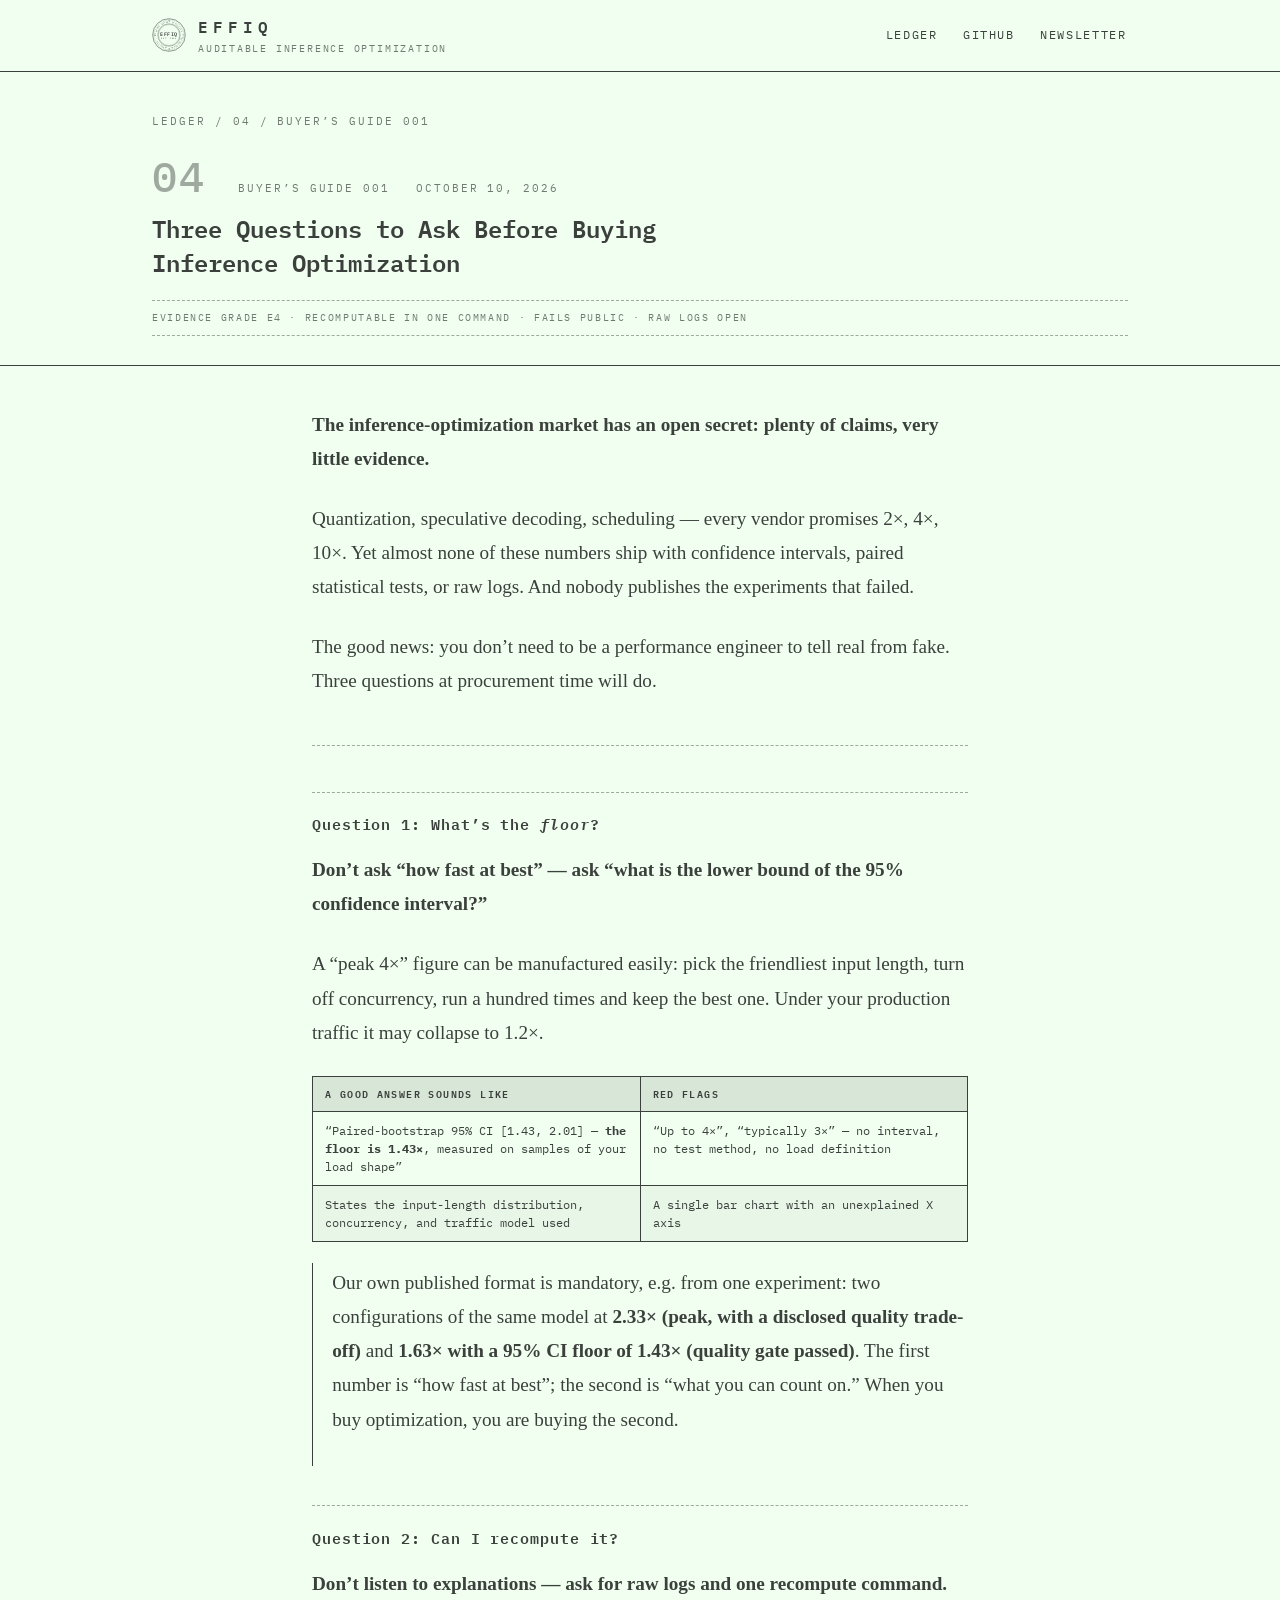
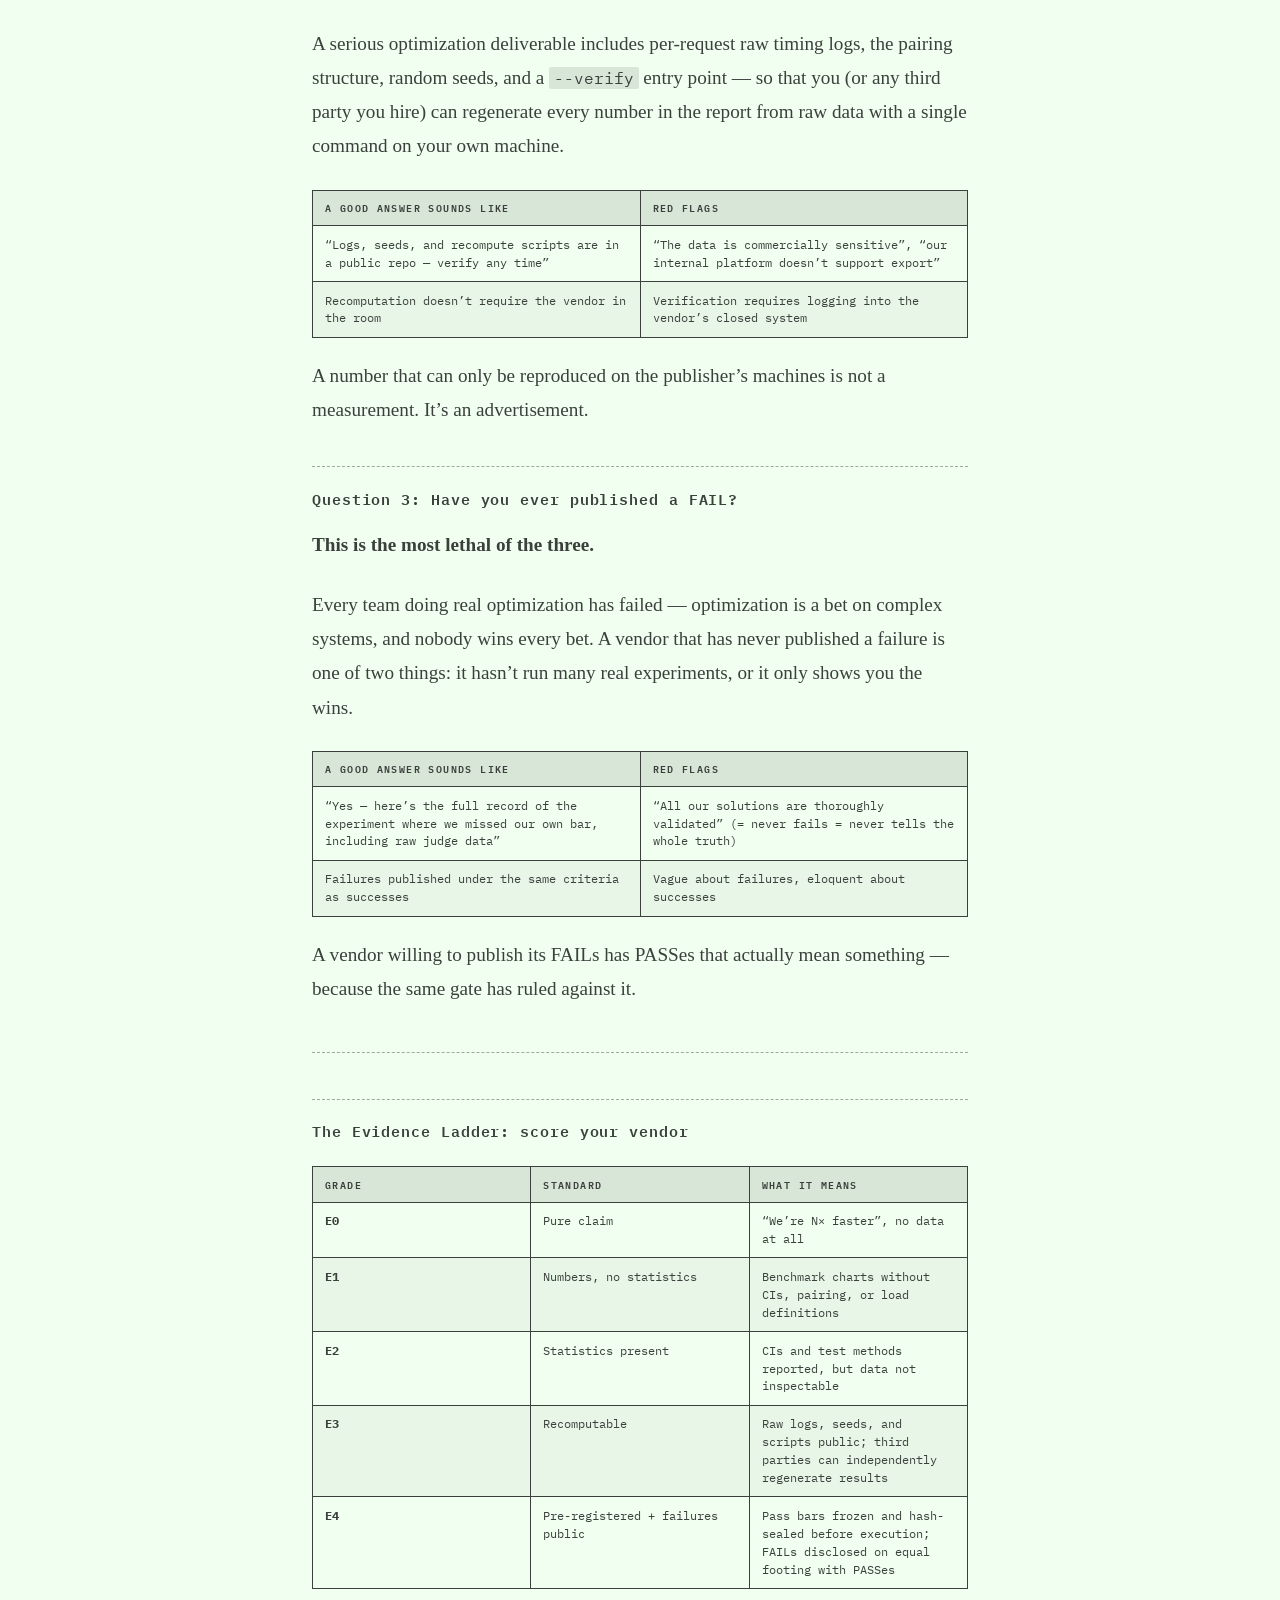
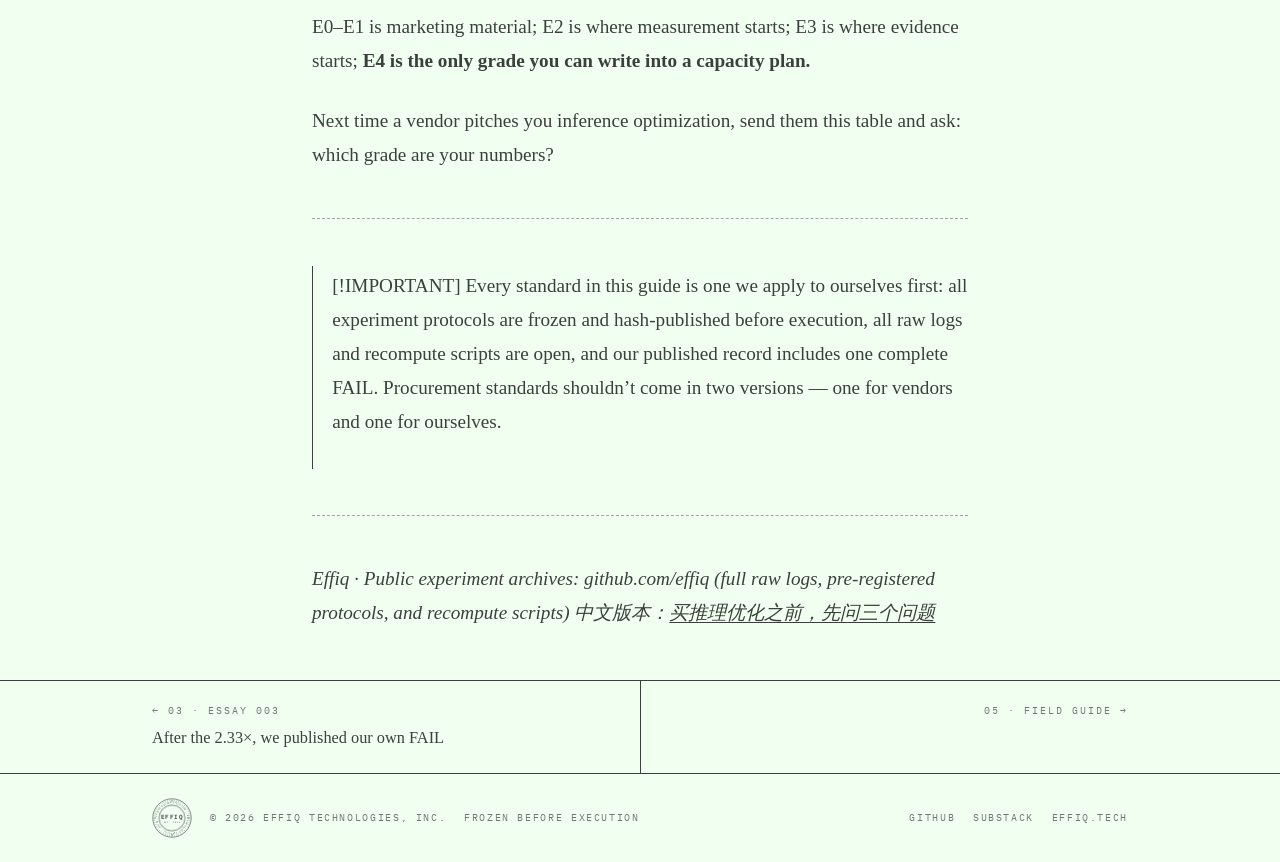
<file: essays/guide-001-three-questions.html>
<!DOCTYPE html>
<html lang="en">
<head>
<meta charset="utf-8">
<meta name="viewport" content="width=device-width, initial-scale=1">
<title>Three Questions to Ask Before Buying Inference Optimization — Effiq</title>
<meta name="description" content="Three questions that separate an optimization vendor from a benchmarking rumor — ask them before you sign.">
<link rel="icon" type="image/svg+xml" href="../favicon.svg">
<link rel="preconnect" href="https://fonts.googleapis.com">
<link rel="preconnect" href="https://fonts.gstatic.com" crossorigin>
<link href="https://fonts.googleapis.com/css2?family=IBM+Plex+Mono:wght@400;500;600&display=swap" rel="stylesheet">
<link rel="stylesheet" href="../style.css">
</head>
<body>
<header class="site-head">
<div class="wrap">
<a class="brand" href="../index.html"><svg class="seal" width="34" height="34" viewBox="0 0 100 100" role="img" aria-label="Effiq seal" xmlns="http://www.w3.org/2000/svg">
<defs><path id="hring" d="M 50,50 m -37,0 a 37,37 0 1,1 74,0 a 37,37 0 1,1 -74,0"/></defs>
<g fill="none" stroke="#3C403C">
<circle cx="50" cy="50" r="48" stroke-width="1.5"/>
<line x1="50.00" y1="10.00" x2="50.00" y2="4.00" stroke-width="1.4"/>
<line x1="55.55" y1="7.86" x2="56.00" y2="4.39" stroke-width="0.7"/>
<line x1="61.00" y1="8.95" x2="61.91" y2="5.57" stroke-width="0.7"/>
<line x1="66.26" y1="10.74" x2="67.60" y2="7.50" stroke-width="0.7"/>
<line x1="71.25" y1="13.19" x2="73.00" y2="10.16" stroke-width="0.7"/>
<line x1="75.87" y1="16.28" x2="78.00" y2="13.51" stroke-width="0.7"/>
<line x1="80.05" y1="19.95" x2="82.53" y2="17.47" stroke-width="0.7"/>
<line x1="83.72" y1="24.13" x2="86.49" y2="22.00" stroke-width="0.7"/>
<line x1="86.81" y1="28.75" x2="89.84" y2="27.00" stroke-width="0.7"/>
<line x1="89.26" y1="33.74" x2="92.50" y2="32.40" stroke-width="0.7"/>
<line x1="91.05" y1="39.00" x2="94.43" y2="38.09" stroke-width="0.7"/>
<line x1="92.14" y1="44.45" x2="95.61" y2="44.00" stroke-width="0.7"/>
<line x1="90.00" y1="50.00" x2="96.00" y2="50.00" stroke-width="1.4"/>
<line x1="92.14" y1="55.55" x2="95.61" y2="56.00" stroke-width="0.7"/>
<line x1="91.05" y1="61.00" x2="94.43" y2="61.91" stroke-width="0.7"/>
<line x1="89.26" y1="66.26" x2="92.50" y2="67.60" stroke-width="0.7"/>
<line x1="86.81" y1="71.25" x2="89.84" y2="73.00" stroke-width="0.7"/>
<line x1="83.72" y1="75.87" x2="86.49" y2="78.00" stroke-width="0.7"/>
<line x1="80.05" y1="80.05" x2="82.53" y2="82.53" stroke-width="0.7"/>
<line x1="75.87" y1="83.72" x2="78.00" y2="86.49" stroke-width="0.7"/>
<line x1="71.25" y1="86.81" x2="73.00" y2="89.84" stroke-width="0.7"/>
<line x1="66.26" y1="89.26" x2="67.60" y2="92.50" stroke-width="0.7"/>
<line x1="61.00" y1="91.05" x2="61.91" y2="94.43" stroke-width="0.7"/>
<line x1="55.55" y1="92.14" x2="56.00" y2="95.61" stroke-width="0.7"/>
<line x1="50.00" y1="90.00" x2="50.00" y2="96.00" stroke-width="1.4"/>
<line x1="44.45" y1="92.14" x2="44.00" y2="95.61" stroke-width="0.7"/>
<line x1="39.00" y1="91.05" x2="38.09" y2="94.43" stroke-width="0.7"/>
<line x1="33.74" y1="89.26" x2="32.40" y2="92.50" stroke-width="0.7"/>
<line x1="28.75" y1="86.81" x2="27.00" y2="89.84" stroke-width="0.7"/>
<line x1="24.13" y1="83.72" x2="22.00" y2="86.49" stroke-width="0.7"/>
<line x1="19.95" y1="80.05" x2="17.47" y2="82.53" stroke-width="0.7"/>
<line x1="16.28" y1="75.87" x2="13.51" y2="78.00" stroke-width="0.7"/>
<line x1="13.19" y1="71.25" x2="10.16" y2="73.00" stroke-width="0.7"/>
<line x1="10.74" y1="66.26" x2="7.50" y2="67.60" stroke-width="0.7"/>
<line x1="8.95" y1="61.00" x2="5.57" y2="61.91" stroke-width="0.7"/>
<line x1="7.86" y1="55.55" x2="4.39" y2="56.00" stroke-width="0.7"/>
<line x1="10.00" y1="50.00" x2="4.00" y2="50.00" stroke-width="1.4"/>
<line x1="7.86" y1="44.45" x2="4.39" y2="44.00" stroke-width="0.7"/>
<line x1="8.95" y1="39.00" x2="5.57" y2="38.09" stroke-width="0.7"/>
<line x1="10.74" y1="33.74" x2="7.50" y2="32.40" stroke-width="0.7"/>
<line x1="13.19" y1="28.75" x2="10.16" y2="27.00" stroke-width="0.7"/>
<line x1="16.28" y1="24.13" x2="13.51" y2="22.00" stroke-width="0.7"/>
<line x1="19.95" y1="19.95" x2="17.47" y2="17.47" stroke-width="0.7"/>
<line x1="24.13" y1="16.28" x2="22.00" y2="13.51" stroke-width="0.7"/>
<line x1="28.75" y1="13.19" x2="27.00" y2="10.16" stroke-width="0.7"/>
<line x1="33.74" y1="10.74" x2="32.40" y2="7.50" stroke-width="0.7"/>
<line x1="39.00" y1="8.95" x2="38.09" y2="5.57" stroke-width="0.7"/>
<line x1="44.45" y1="7.86" x2="44.00" y2="4.39" stroke-width="0.7"/>
<circle cx="50" cy="50" r="33" stroke-width="1"/>
<circle cx="50" cy="50" r="31" stroke-width="0.6"/>
</g>
<text font-family="'IBM Plex Mono',monospace" font-size="5.4" letter-spacing="1.55" fill="#3C403C">
<textPath href="#hring" startOffset="1.5%">FROZEN BEFORE EXECUTION · RECOMPUTABLE VERDICTS · EFFIQ ·</textPath>
</text>
<text x="50" y="53.5" text-anchor="middle" font-family="'IBM Plex Mono',monospace" font-weight="600" font-size="14.5" letter-spacing="1.5" fill="#3C403C">EFFIQ</text>
<text x="50" y="62" text-anchor="middle" font-family="'IBM Plex Mono',monospace" font-size="4.6" letter-spacing="2.2" fill="#3C403C">EST. 2026</text>
</svg><span><span class="brand-name">EFFIQ</span><span class="brand-sub">AUDITABLE INFERENCE OPTIMIZATION</span></span></a>
<nav class="site-nav">
<a href="../index.html">Ledger</a>
<a href="https://github.com/effiq">GitHub</a>
<a href="https://effiq.substack.com">Newsletter</a>
</nav>
</div>
</header>
<header class="art-head">
<div class="wrap">
<div class="crumbs"><a href="../index.html">LEDGER</a> / 04 / BUYER’S GUIDE 001</div>
<div class="art-meta"><span class="no">04</span><span>BUYER’S GUIDE 001</span><span>OCTOBER 10, 2026</span></div>
<h1>Three Questions to Ask Before Buying Inference Optimization</h1>
<div class="evidence">EVIDENCE GRADE E4 · RECOMPUTABLE IN ONE COMMAND · FAILS PUBLIC · RAW LOGS OPEN</div>
</div>
</header>
<article class="art-body">
<p><strong>The inference-optimization market has an open secret: plenty of claims, very little evidence.</strong></p>
<p>Quantization, speculative decoding, scheduling — every vendor promises 2×, 4×, 10×. Yet almost none of these numbers ship with confidence intervals, paired statistical tests, or raw logs. And nobody publishes the experiments that failed.</p>
<p>The good news: you don’t need to be a performance engineer to tell real from fake. Three questions at procurement time will do.</p>
<hr />
<h2 id="question-1-whats-the-floor">Question 1: What’s the <em>floor</em>?</h2>
<p><strong>Don’t ask “how fast at best” — ask “what is the lower bound of the 95% confidence interval?”</strong></p>
<p>A “peak 4×” figure can be manufactured easily: pick the friendliest input length, turn off concurrency, run a hundred times and keep the best one. Under your production traffic it may collapse to 1.2×.</p>
<table>
<colgroup>
<col style="width: 50%" />
<col style="width: 50%" />
</colgroup>
<thead>
<tr class="header">
<th>A good answer sounds like</th>
<th>Red flags</th>
</tr>
</thead>
<tbody>
<tr class="odd">
<td>“Paired-bootstrap 95% CI [1.43, 2.01] — <strong>the floor is 1.43×</strong>, measured on samples of your load shape”</td>
<td>“Up to 4×”, “typically 3×” — no interval, no test method, no load definition</td>
</tr>
<tr class="even">
<td>States the input-length distribution, concurrency, and traffic model used</td>
<td>A single bar chart with an unexplained X axis</td>
</tr>
</tbody>
</table>
<blockquote>
<p>Our own published format is mandatory, e.g. from one experiment: two configurations of the same model at <strong>2.33× (peak, with a disclosed quality trade-off)</strong> and <strong>1.63× with a 95% CI floor of 1.43× (quality gate passed)</strong>. The first number is “how fast at best”; the second is “what you can count on.” When you buy optimization, you are buying the second.</p>
</blockquote>
<h2 id="question-2-can-i-recompute-it">Question 2: Can I recompute it?</h2>
<p><strong>Don’t listen to explanations — ask for raw logs and one recompute command.</strong></p>
<p>A serious optimization deliverable includes per-request raw timing logs, the pairing structure, random seeds, and a <code>--verify</code> entry point — so that you (or any third party you hire) can regenerate every number in the report from raw data with a single command on your own machine.</p>
<table>
<colgroup>
<col style="width: 50%" />
<col style="width: 50%" />
</colgroup>
<thead>
<tr class="header">
<th>A good answer sounds like</th>
<th>Red flags</th>
</tr>
</thead>
<tbody>
<tr class="odd">
<td>“Logs, seeds, and recompute scripts are in a public repo — verify any time”</td>
<td>“The data is commercially sensitive”, “our internal platform doesn’t support export”</td>
</tr>
<tr class="even">
<td>Recomputation doesn’t require the vendor in the room</td>
<td>Verification requires logging into the vendor’s closed system</td>
</tr>
</tbody>
</table>
<p>A number that can only be reproduced on the publisher’s machines is not a measurement. It’s an advertisement.</p>
<h2 id="question-3-have-you-ever-published-a-fail">Question 3: Have you ever published a FAIL?</h2>
<p><strong>This is the most lethal of the three.</strong></p>
<p>Every team doing real optimization has failed — optimization is a bet on complex systems, and nobody wins every bet. A vendor that has never published a failure is one of two things: it hasn’t run many real experiments, or it only shows you the wins.</p>
<table>
<colgroup>
<col style="width: 50%" />
<col style="width: 50%" />
</colgroup>
<thead>
<tr class="header">
<th>A good answer sounds like</th>
<th>Red flags</th>
</tr>
</thead>
<tbody>
<tr class="odd">
<td>“Yes — here’s the full record of the experiment where we missed our own bar, including raw judge data”</td>
<td>“All our solutions are thoroughly validated” (= never fails = never tells the whole truth)</td>
</tr>
<tr class="even">
<td>Failures published under the same criteria as successes</td>
<td>Vague about failures, eloquent about successes</td>
</tr>
</tbody>
</table>
<p>A vendor willing to publish its FAILs has PASSes that actually mean something — because the same gate has ruled against it.</p>
<hr />
<h2 id="the-evidence-ladder-score-your-vendor">The Evidence Ladder: score your vendor</h2>
<table>
<colgroup>
<col style="width: 33%" />
<col style="width: 33%" />
<col style="width: 33%" />
</colgroup>
<thead>
<tr class="header">
<th>Grade</th>
<th>Standard</th>
<th>What it means</th>
</tr>
</thead>
<tbody>
<tr class="odd">
<td><strong>E0</strong></td>
<td>Pure claim</td>
<td>“We’re N× faster”, no data at all</td>
</tr>
<tr class="even">
<td><strong>E1</strong></td>
<td>Numbers, no statistics</td>
<td>Benchmark charts without CIs, pairing, or load definitions</td>
</tr>
<tr class="odd">
<td><strong>E2</strong></td>
<td>Statistics present</td>
<td>CIs and test methods reported, but data not inspectable</td>
</tr>
<tr class="even">
<td><strong>E3</strong></td>
<td>Recomputable</td>
<td>Raw logs, seeds, and scripts public; third parties can independently regenerate results</td>
</tr>
<tr class="odd">
<td><strong>E4</strong></td>
<td>Pre-registered + failures public</td>
<td>Pass bars frozen and hash-sealed before execution; FAILs disclosed on equal footing with PASSes</td>
</tr>
</tbody>
</table>
<p>E0–E1 is marketing material; E2 is where measurement starts; E3 is where evidence starts; <strong>E4 is the only grade you can write into a capacity plan.</strong></p>
<p>Next time a vendor pitches you inference optimization, send them this table and ask: which grade are your numbers?</p>
<hr />
<blockquote>
<p>[!IMPORTANT] Every standard in this guide is one we apply to ourselves first: all experiment protocols are frozen and hash-published before execution, all raw logs and recompute scripts are open, and our published record includes one complete FAIL. Procurement standards shouldn’t come in two versions — one for vendors and one for ourselves.</p>
</blockquote>
<hr />
<p><em>Effiq · Public experiment archives: github.com/effiq (full raw logs, pre-registered protocols, and recompute scripts)</em> <em>中文版本：<a href="https://github.com/effiq/essays/blob/main/guide-001-three-questions-zh.md">买推理优化之前，先问三个问题</a></em></p>
</article>
<nav class="pager"><div class="wrap"><a class="prev" href="essay-003-we-published-our-fail.html"><span class="lbl">← 03 · ESSAY 003</span><span class="t">After the 2.33×, we published our own FAIL</span></a><a class="next" href="nine-ways-inference-benchmarks-lie.html"><span class="lbl">05 · FIELD GUIDE →</span><span class="t"></span></a></div></nav>
<footer class="colophon">
<div class="wrap">
<svg class="seal" width="40" height="40" viewBox="0 0 100 100" role="img" aria-label="Effiq seal" xmlns="http://www.w3.org/2000/svg">
<defs><path id="fring" d="M 50,50 m -37,0 a 37,37 0 1,1 74,0 a 37,37 0 1,1 -74,0"/></defs>
<g fill="none" stroke="#3C403C">
<circle cx="50" cy="50" r="48" stroke-width="1.5"/>
<line x1="50.00" y1="10.00" x2="50.00" y2="4.00" stroke-width="1.4"/>
<line x1="55.55" y1="7.86" x2="56.00" y2="4.39" stroke-width="0.7"/>
<line x1="61.00" y1="8.95" x2="61.91" y2="5.57" stroke-width="0.7"/>
<line x1="66.26" y1="10.74" x2="67.60" y2="7.50" stroke-width="0.7"/>
<line x1="71.25" y1="13.19" x2="73.00" y2="10.16" stroke-width="0.7"/>
<line x1="75.87" y1="16.28" x2="78.00" y2="13.51" stroke-width="0.7"/>
<line x1="80.05" y1="19.95" x2="82.53" y2="17.47" stroke-width="0.7"/>
<line x1="83.72" y1="24.13" x2="86.49" y2="22.00" stroke-width="0.7"/>
<line x1="86.81" y1="28.75" x2="89.84" y2="27.00" stroke-width="0.7"/>
<line x1="89.26" y1="33.74" x2="92.50" y2="32.40" stroke-width="0.7"/>
<line x1="91.05" y1="39.00" x2="94.43" y2="38.09" stroke-width="0.7"/>
<line x1="92.14" y1="44.45" x2="95.61" y2="44.00" stroke-width="0.7"/>
<line x1="90.00" y1="50.00" x2="96.00" y2="50.00" stroke-width="1.4"/>
<line x1="92.14" y1="55.55" x2="95.61" y2="56.00" stroke-width="0.7"/>
<line x1="91.05" y1="61.00" x2="94.43" y2="61.91" stroke-width="0.7"/>
<line x1="89.26" y1="66.26" x2="92.50" y2="67.60" stroke-width="0.7"/>
<line x1="86.81" y1="71.25" x2="89.84" y2="73.00" stroke-width="0.7"/>
<line x1="83.72" y1="75.87" x2="86.49" y2="78.00" stroke-width="0.7"/>
<line x1="80.05" y1="80.05" x2="82.53" y2="82.53" stroke-width="0.7"/>
<line x1="75.87" y1="83.72" x2="78.00" y2="86.49" stroke-width="0.7"/>
<line x1="71.25" y1="86.81" x2="73.00" y2="89.84" stroke-width="0.7"/>
<line x1="66.26" y1="89.26" x2="67.60" y2="92.50" stroke-width="0.7"/>
<line x1="61.00" y1="91.05" x2="61.91" y2="94.43" stroke-width="0.7"/>
<line x1="55.55" y1="92.14" x2="56.00" y2="95.61" stroke-width="0.7"/>
<line x1="50.00" y1="90.00" x2="50.00" y2="96.00" stroke-width="1.4"/>
<line x1="44.45" y1="92.14" x2="44.00" y2="95.61" stroke-width="0.7"/>
<line x1="39.00" y1="91.05" x2="38.09" y2="94.43" stroke-width="0.7"/>
<line x1="33.74" y1="89.26" x2="32.40" y2="92.50" stroke-width="0.7"/>
<line x1="28.75" y1="86.81" x2="27.00" y2="89.84" stroke-width="0.7"/>
<line x1="24.13" y1="83.72" x2="22.00" y2="86.49" stroke-width="0.7"/>
<line x1="19.95" y1="80.05" x2="17.47" y2="82.53" stroke-width="0.7"/>
<line x1="16.28" y1="75.87" x2="13.51" y2="78.00" stroke-width="0.7"/>
<line x1="13.19" y1="71.25" x2="10.16" y2="73.00" stroke-width="0.7"/>
<line x1="10.74" y1="66.26" x2="7.50" y2="67.60" stroke-width="0.7"/>
<line x1="8.95" y1="61.00" x2="5.57" y2="61.91" stroke-width="0.7"/>
<line x1="7.86" y1="55.55" x2="4.39" y2="56.00" stroke-width="0.7"/>
<line x1="10.00" y1="50.00" x2="4.00" y2="50.00" stroke-width="1.4"/>
<line x1="7.86" y1="44.45" x2="4.39" y2="44.00" stroke-width="0.7"/>
<line x1="8.95" y1="39.00" x2="5.57" y2="38.09" stroke-width="0.7"/>
<line x1="10.74" y1="33.74" x2="7.50" y2="32.40" stroke-width="0.7"/>
<line x1="13.19" y1="28.75" x2="10.16" y2="27.00" stroke-width="0.7"/>
<line x1="16.28" y1="24.13" x2="13.51" y2="22.00" stroke-width="0.7"/>
<line x1="19.95" y1="19.95" x2="17.47" y2="17.47" stroke-width="0.7"/>
<line x1="24.13" y1="16.28" x2="22.00" y2="13.51" stroke-width="0.7"/>
<line x1="28.75" y1="13.19" x2="27.00" y2="10.16" stroke-width="0.7"/>
<line x1="33.74" y1="10.74" x2="32.40" y2="7.50" stroke-width="0.7"/>
<line x1="39.00" y1="8.95" x2="38.09" y2="5.57" stroke-width="0.7"/>
<line x1="44.45" y1="7.86" x2="44.00" y2="4.39" stroke-width="0.7"/>
<circle cx="50" cy="50" r="33" stroke-width="1"/>
<circle cx="50" cy="50" r="31" stroke-width="0.6"/>
</g>
<text font-family="'IBM Plex Mono',monospace" font-size="5.4" letter-spacing="1.55" fill="#3C403C">
<textPath href="#fring" startOffset="1.5%">FROZEN BEFORE EXECUTION · RECOMPUTABLE VERDICTS · EFFIQ ·</textPath>
</text>
<text x="50" y="53.5" text-anchor="middle" font-family="'IBM Plex Mono',monospace" font-weight="600" font-size="14.5" letter-spacing="1.5" fill="#3C403C">EFFIQ</text>
<text x="50" y="62" text-anchor="middle" font-family="'IBM Plex Mono',monospace" font-size="4.6" letter-spacing="2.2" fill="#3C403C">EST. 2026</text>
</svg>
<span>© 2026 EFFIQ TECHNOLOGIES, INC.</span>
<span>FROZEN BEFORE EXECUTION</span>
<span class="spacer"></span>
<a href="https://github.com/effiq">GITHUB</a>
<a href="https://effiq.substack.com">SUBSTACK</a>
<a href="https://effiq.tech">EFFIQ.TECH</a>
</div>
</footer>
</body>
</html>
</file>
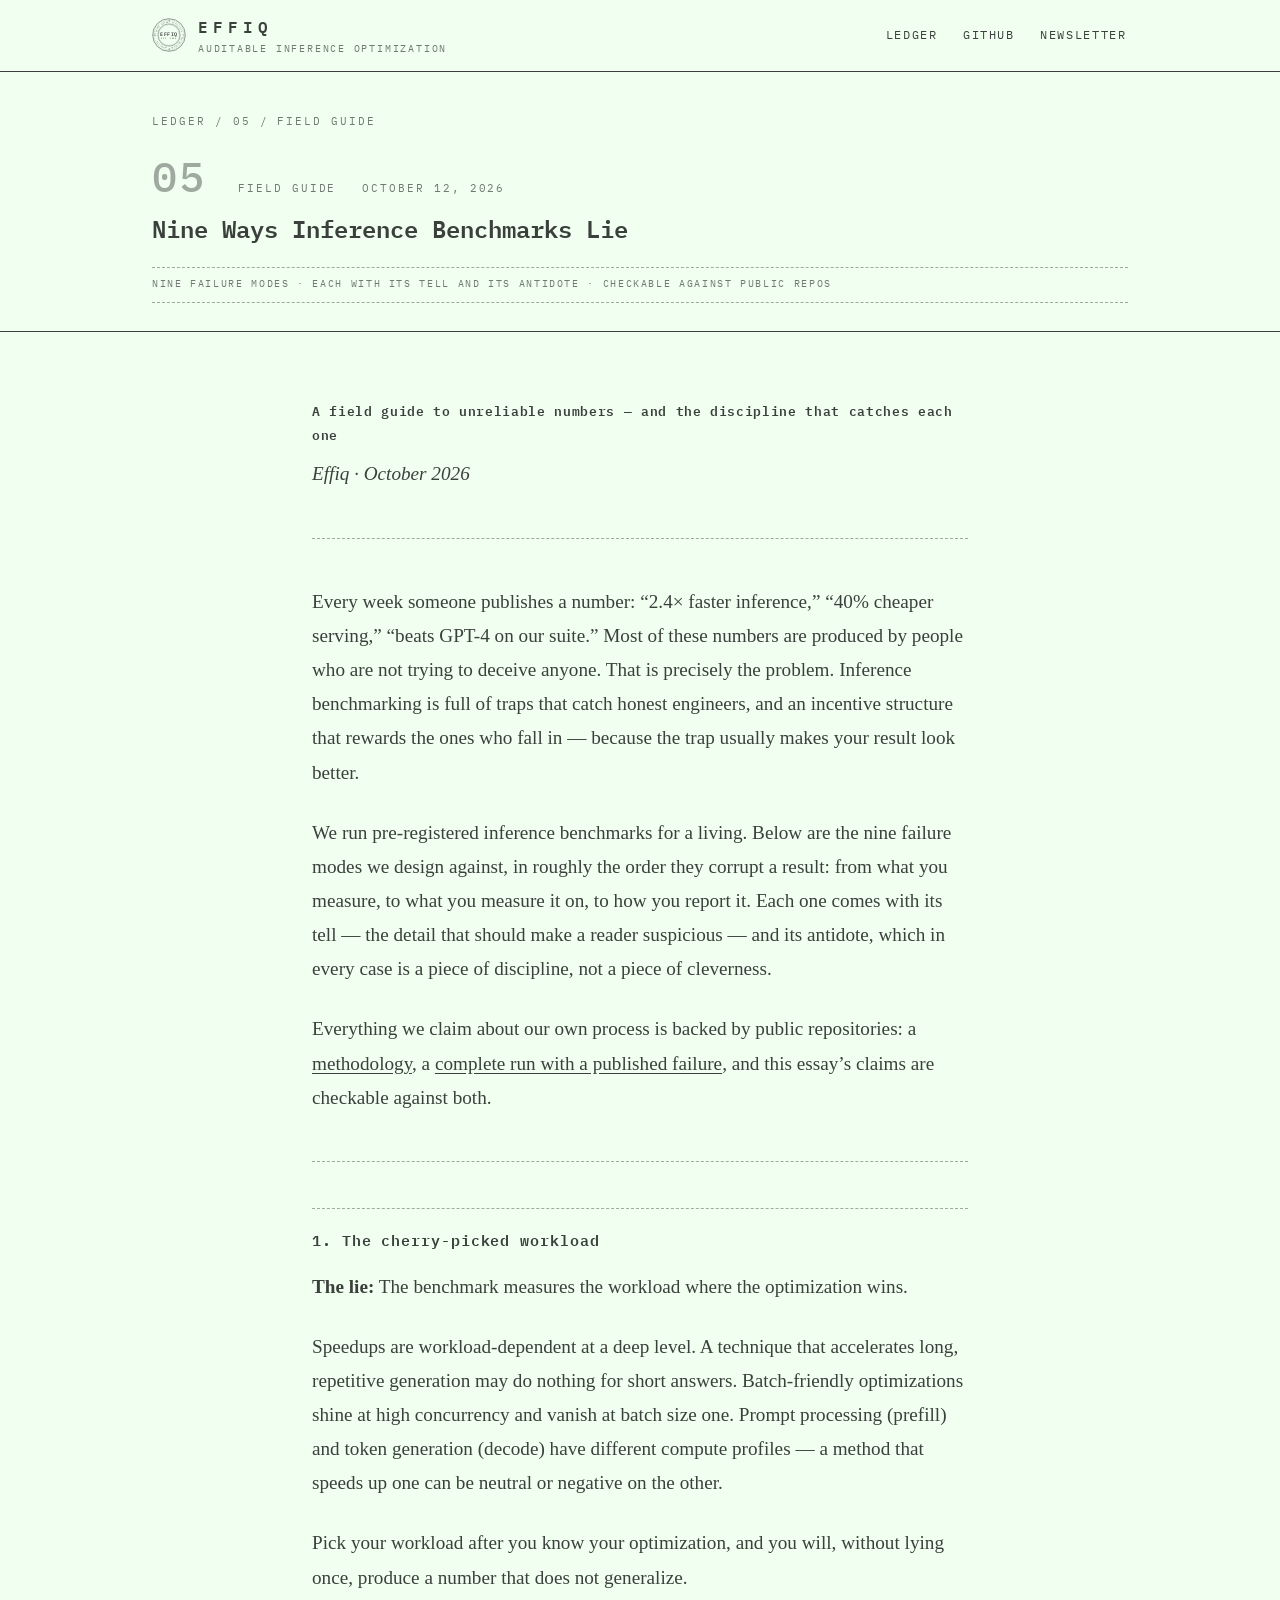
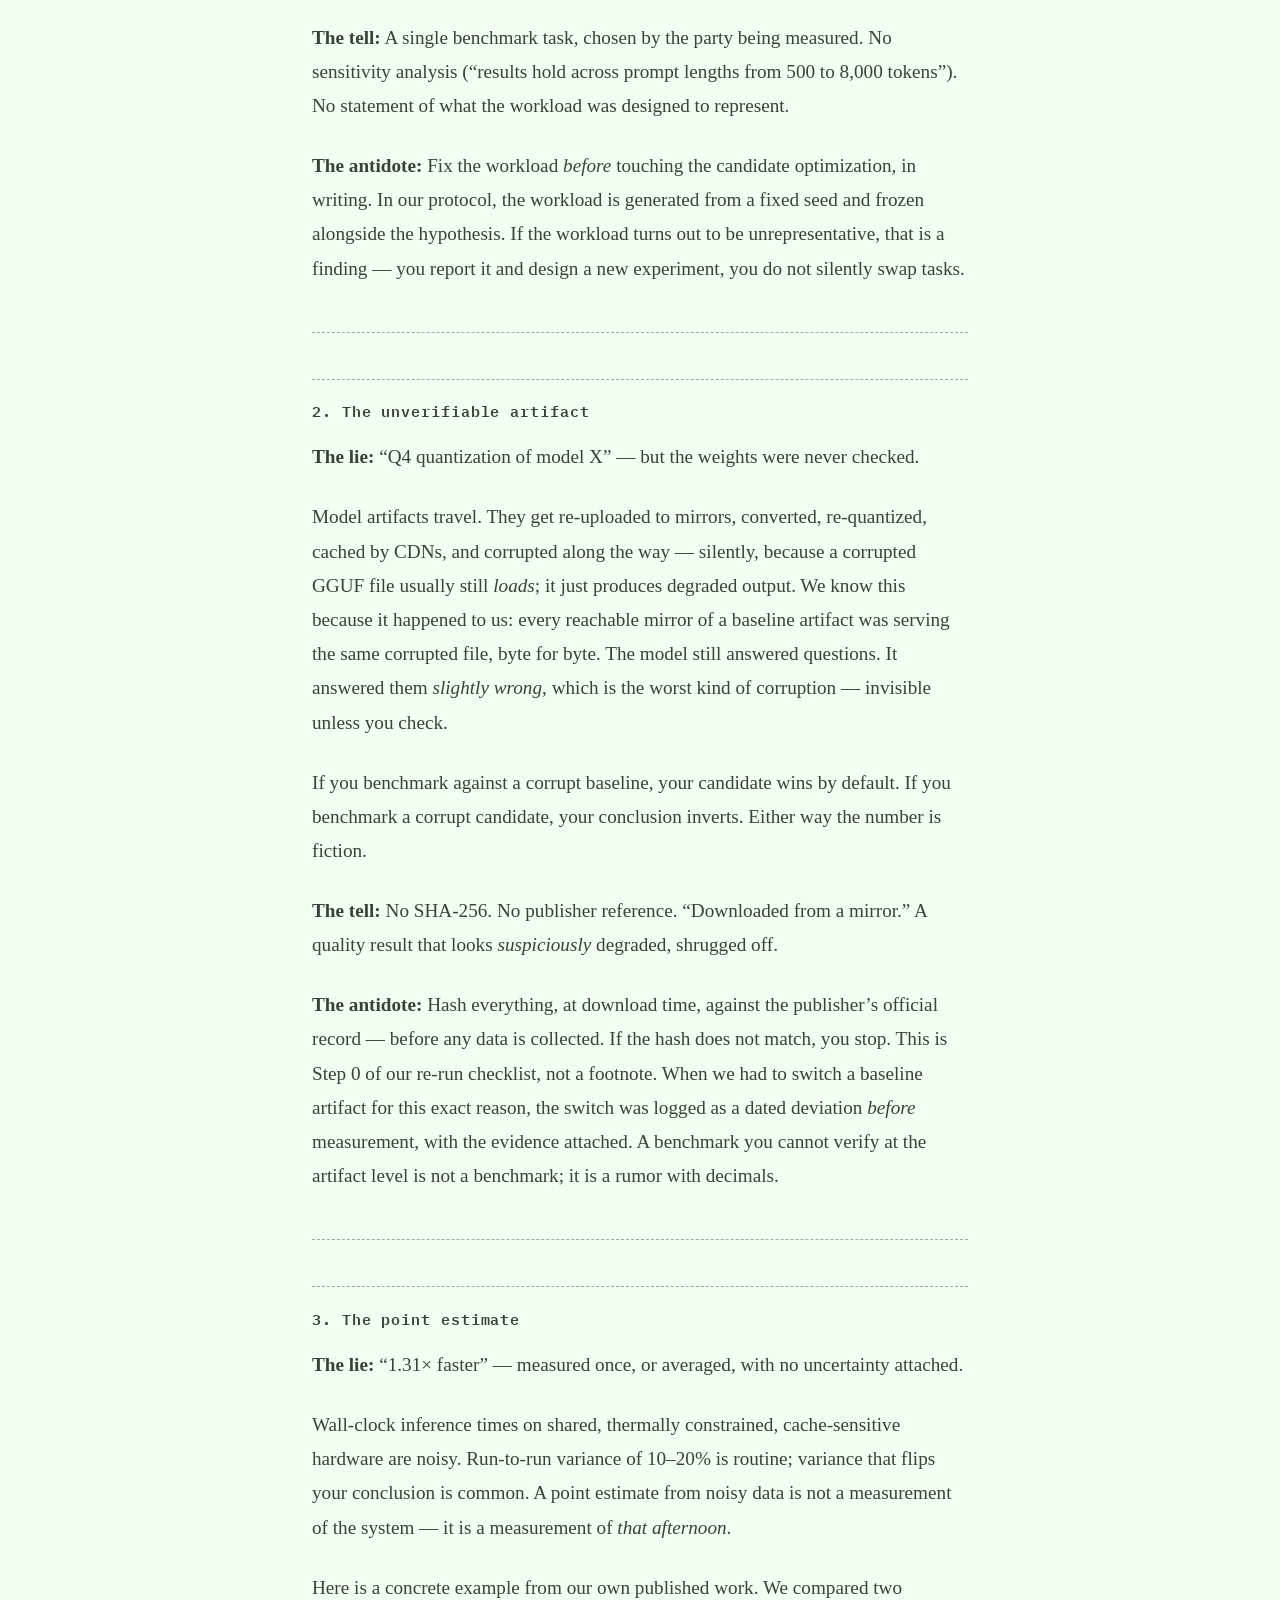
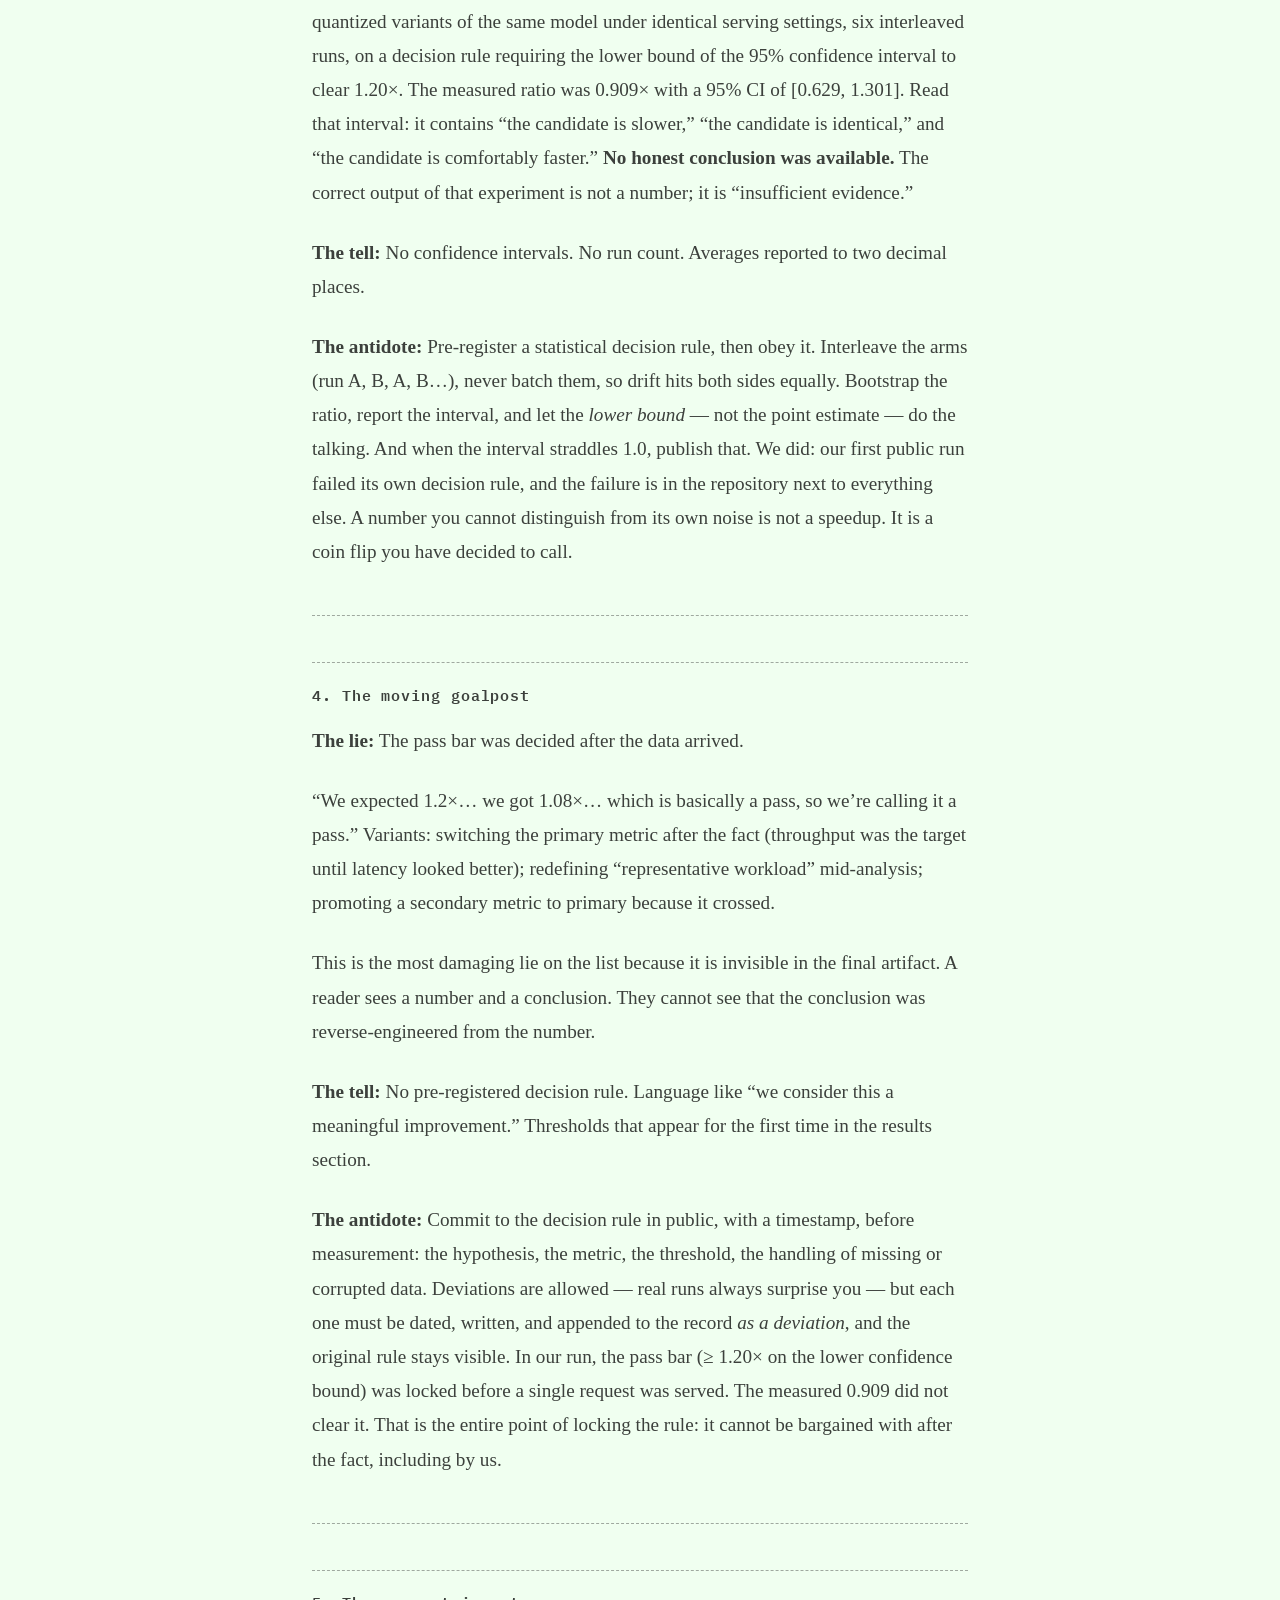
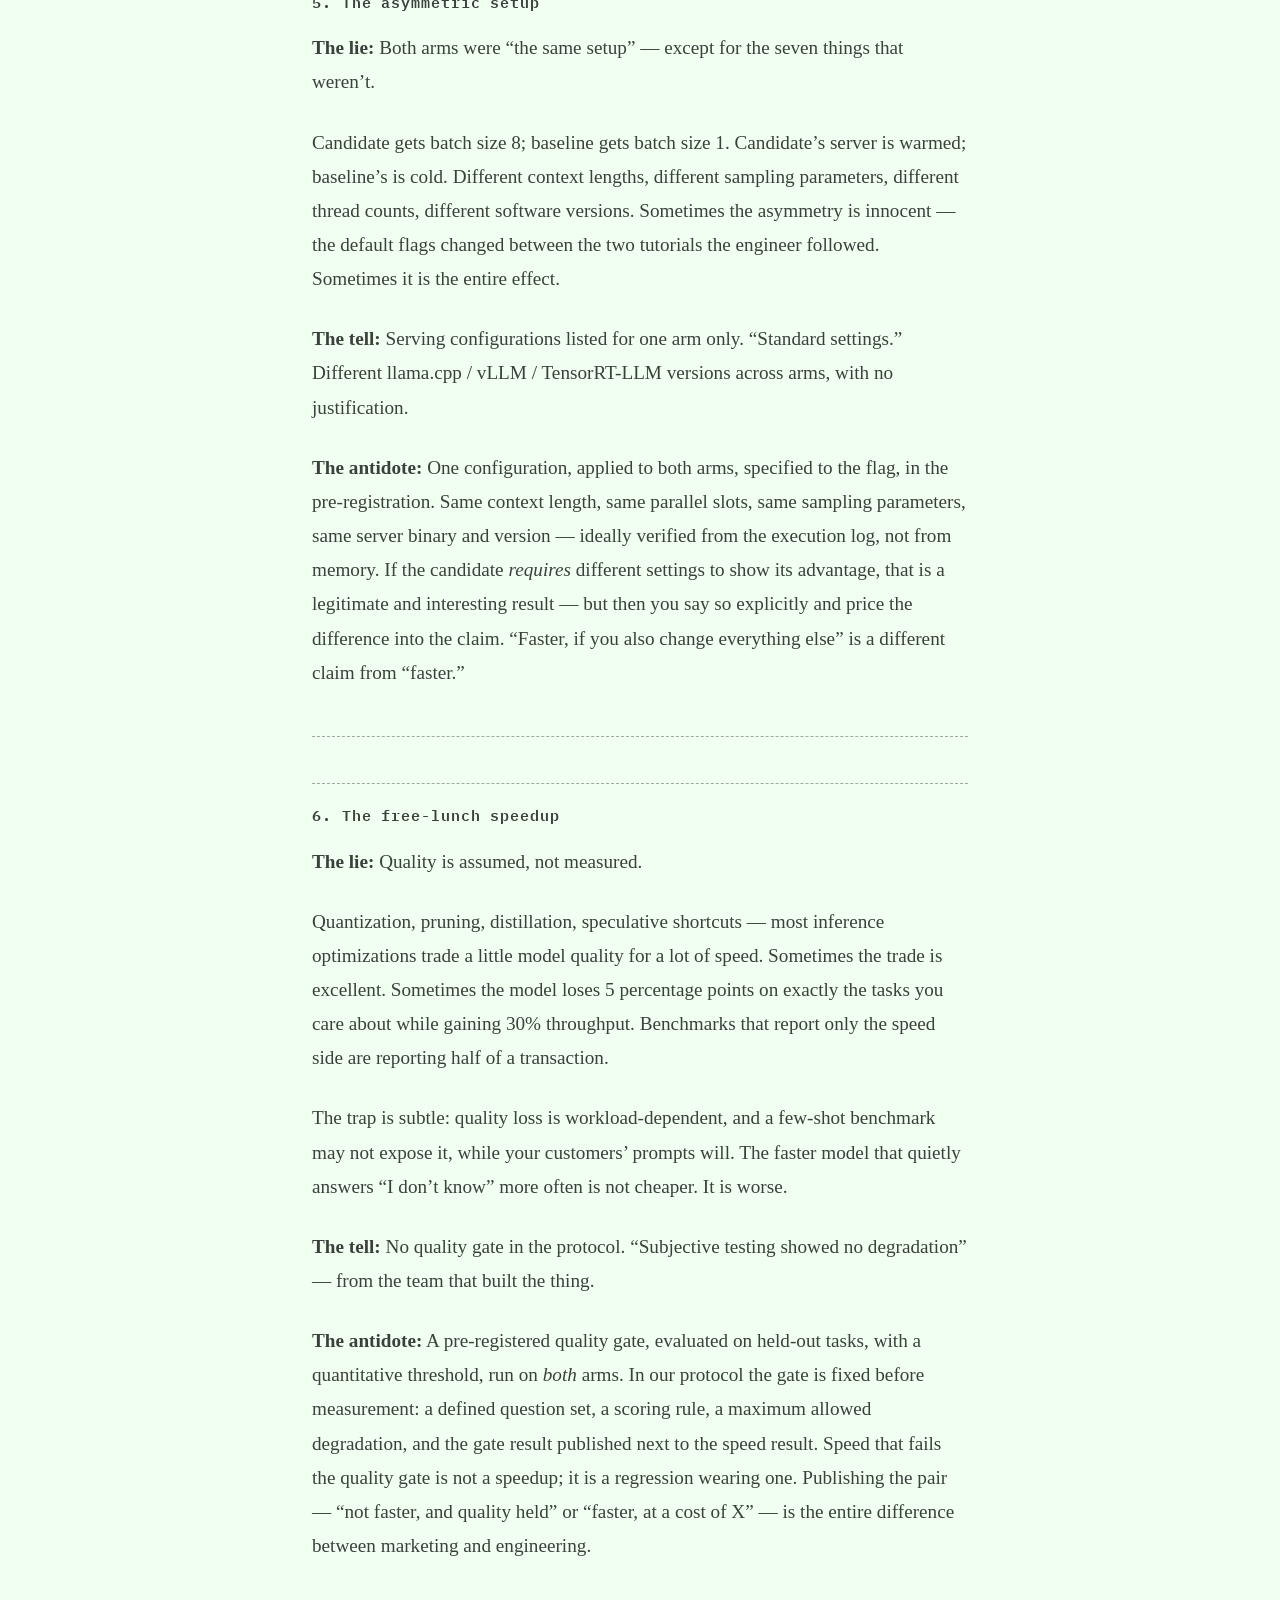
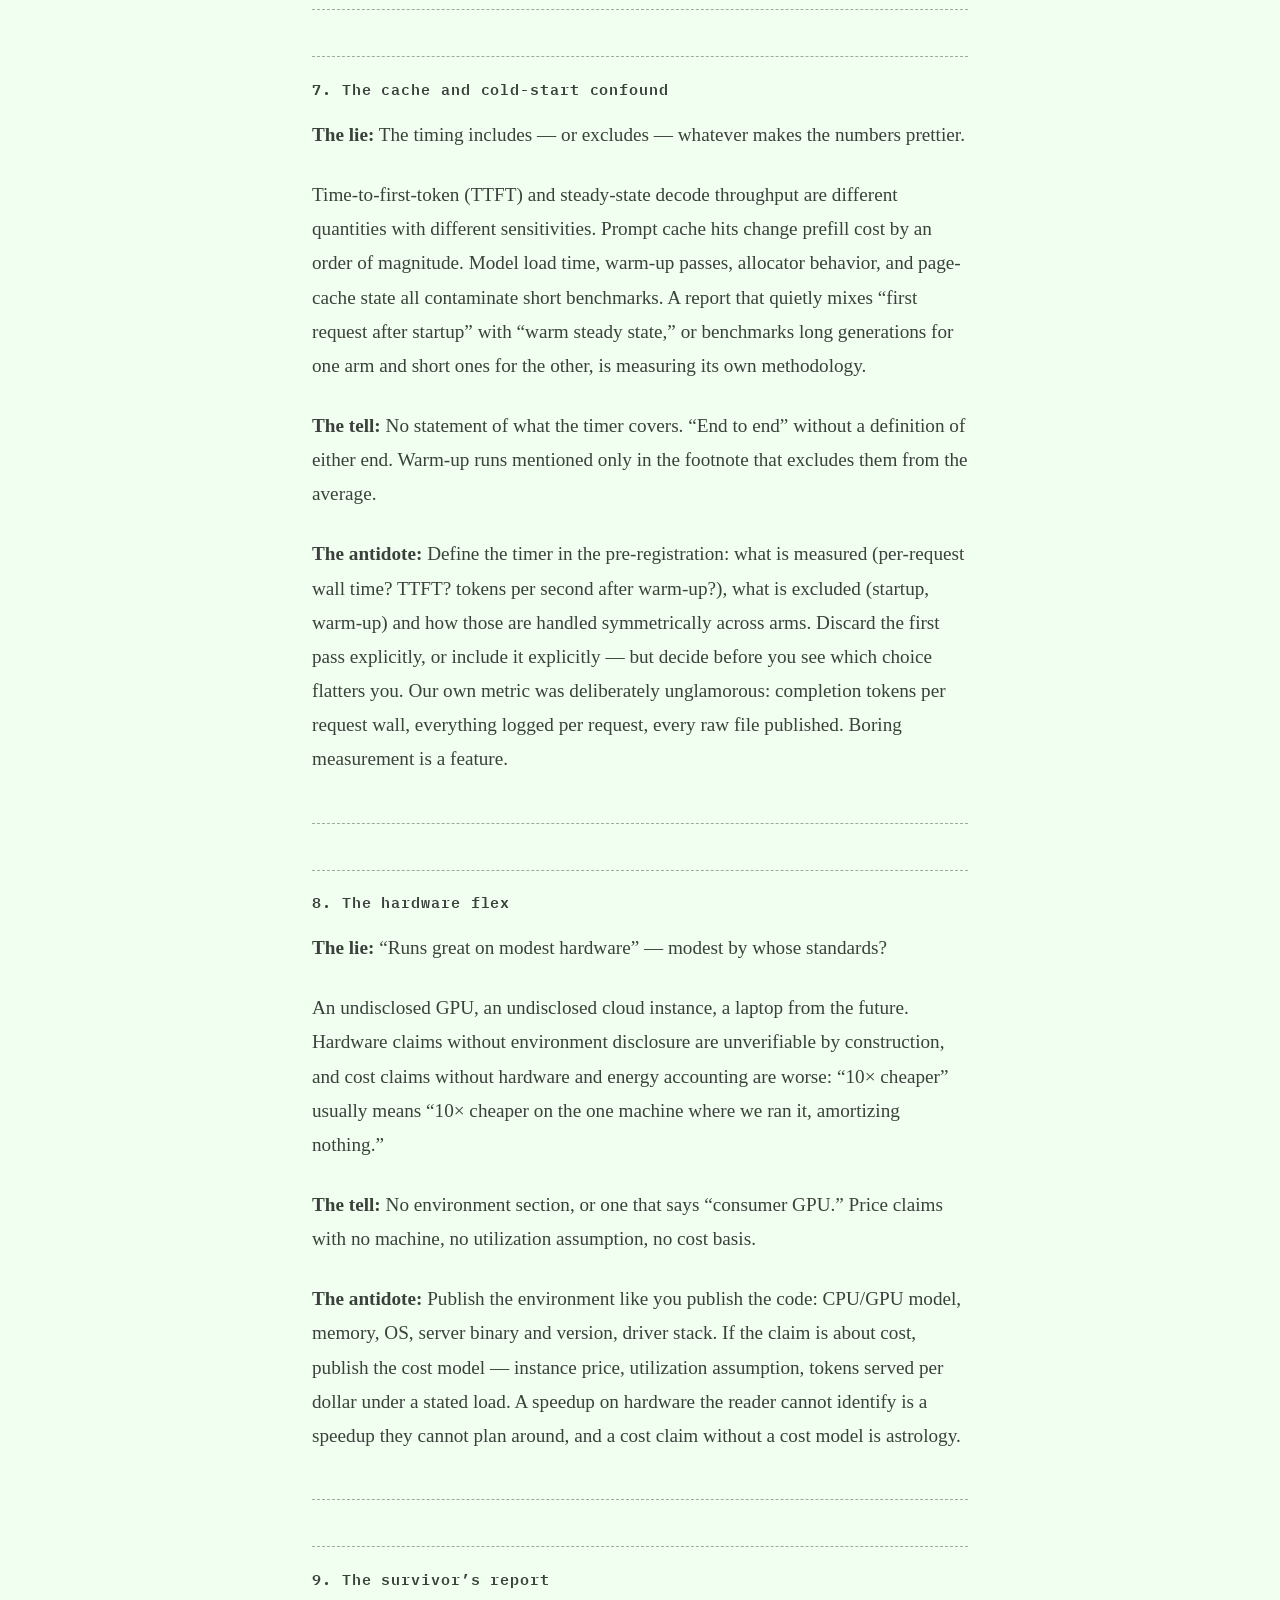
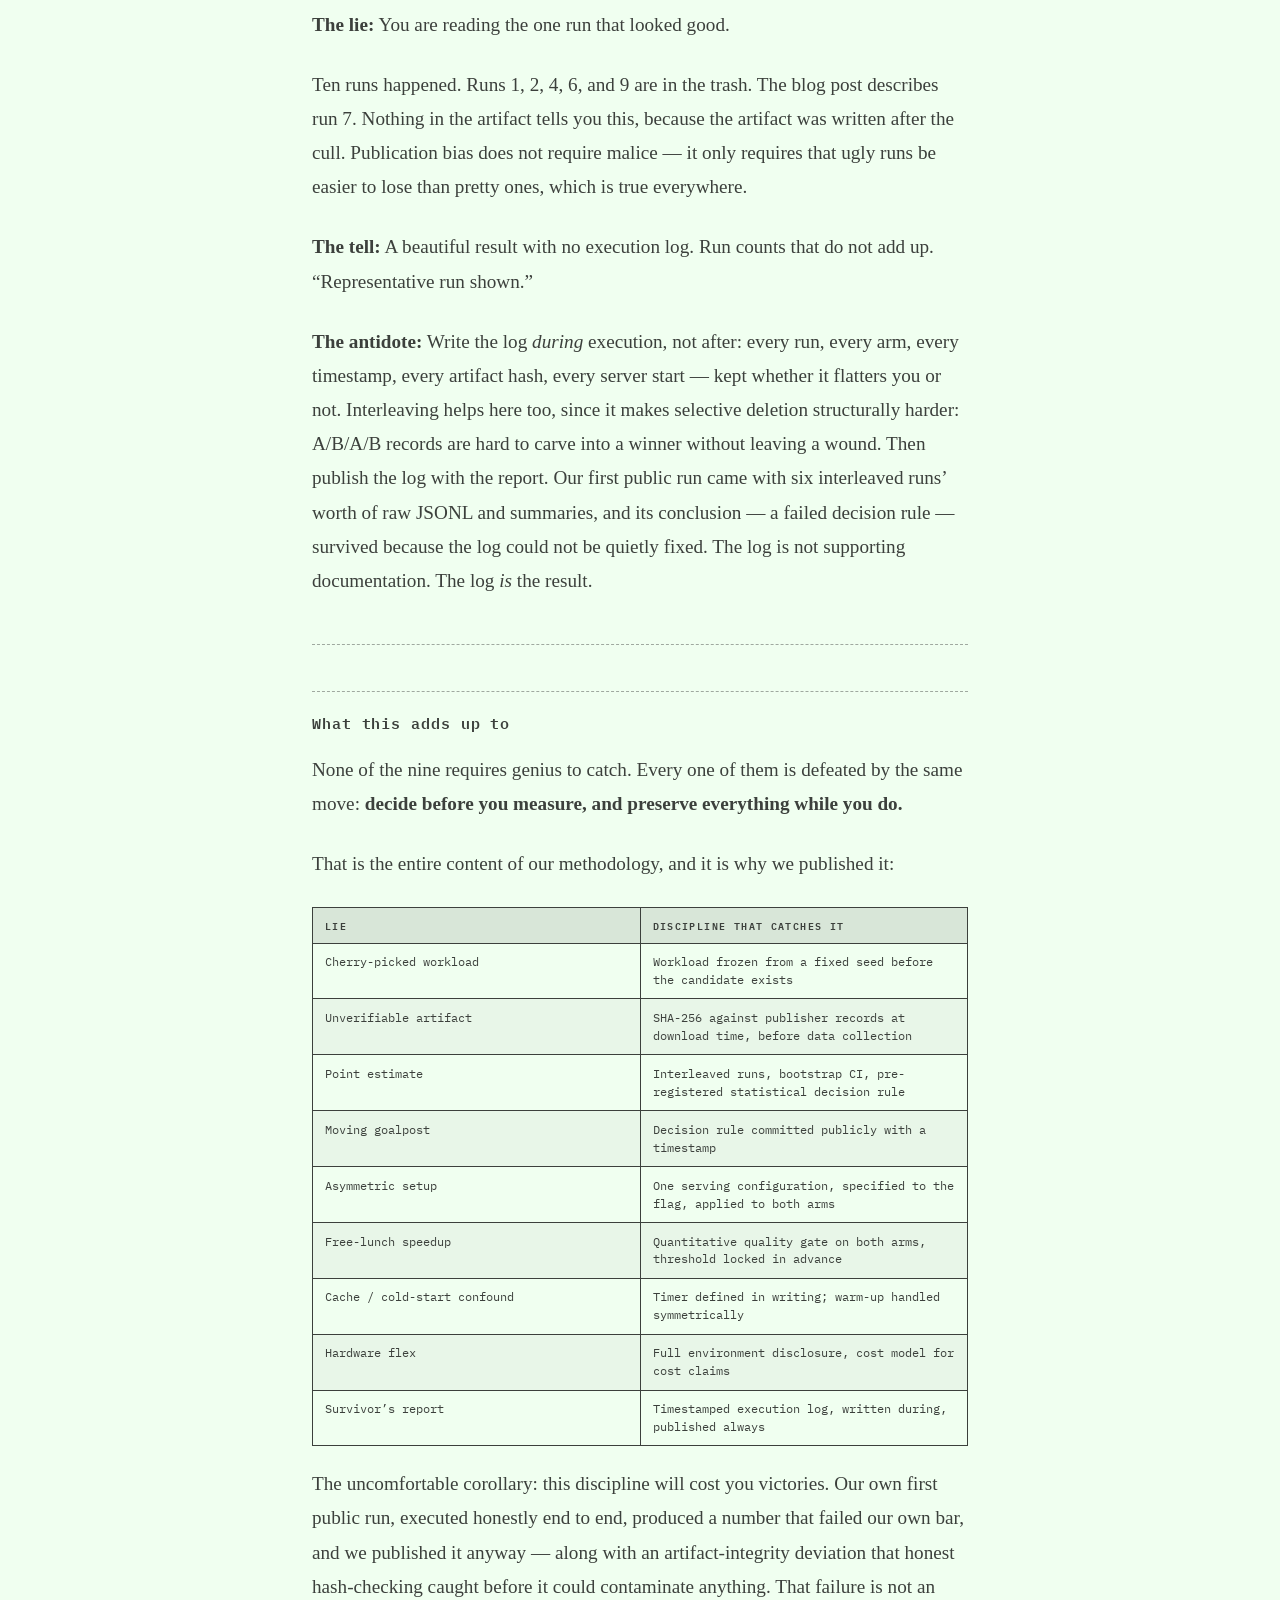
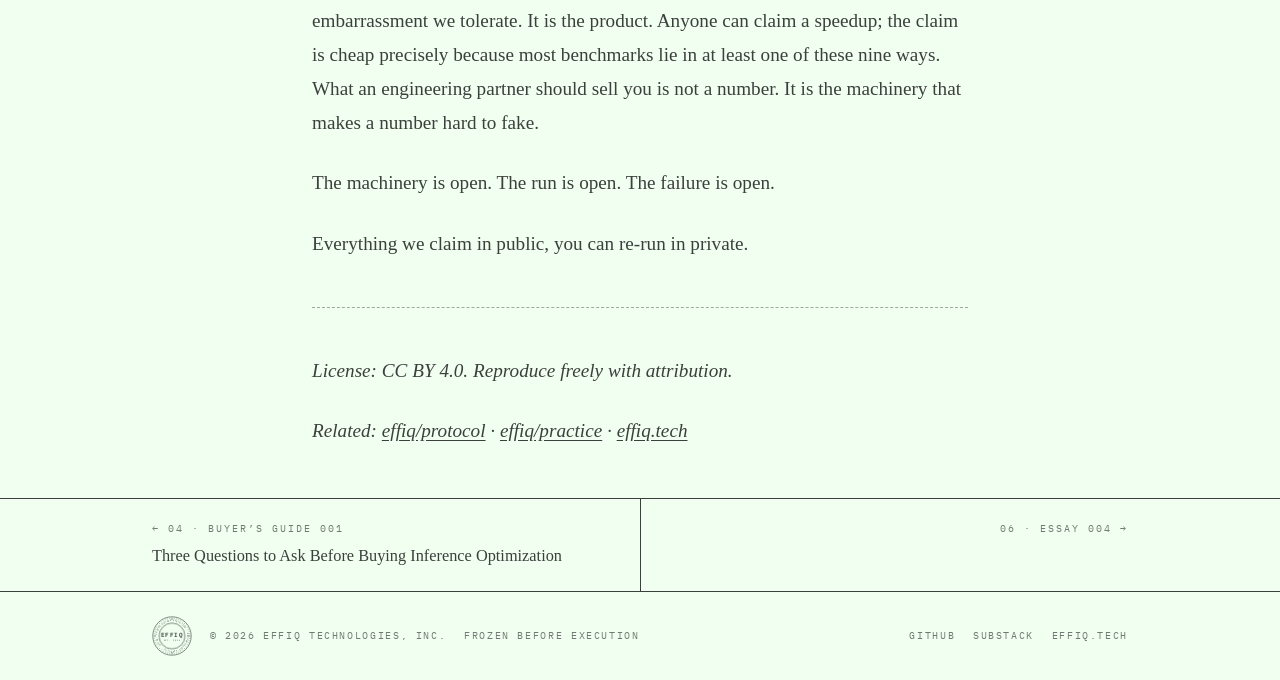
<file: essays/nine-ways-inference-benchmarks-lie.html>
<!DOCTYPE html>
<html lang="en">
<head>
<meta charset="utf-8">
<meta name="viewport" content="width=device-width, initial-scale=1">
<title>Nine Ways Inference Benchmarks Lie — Effiq</title>
<meta name="description" content="A field guide to unreliable numbers — nine failure modes, the tell for each, and the discipline that catches it.">
<link rel="icon" type="image/svg+xml" href="../favicon.svg">
<link rel="preconnect" href="https://fonts.googleapis.com">
<link rel="preconnect" href="https://fonts.gstatic.com" crossorigin>
<link href="https://fonts.googleapis.com/css2?family=IBM+Plex+Mono:wght@400;500;600&display=swap" rel="stylesheet">
<link rel="stylesheet" href="../style.css">
</head>
<body>
<header class="site-head">
<div class="wrap">
<a class="brand" href="../index.html"><svg class="seal" width="34" height="34" viewBox="0 0 100 100" role="img" aria-label="Effiq seal" xmlns="http://www.w3.org/2000/svg">
<defs><path id="hring" d="M 50,50 m -37,0 a 37,37 0 1,1 74,0 a 37,37 0 1,1 -74,0"/></defs>
<g fill="none" stroke="#3C403C">
<circle cx="50" cy="50" r="48" stroke-width="1.5"/>
<line x1="50.00" y1="10.00" x2="50.00" y2="4.00" stroke-width="1.4"/>
<line x1="55.55" y1="7.86" x2="56.00" y2="4.39" stroke-width="0.7"/>
<line x1="61.00" y1="8.95" x2="61.91" y2="5.57" stroke-width="0.7"/>
<line x1="66.26" y1="10.74" x2="67.60" y2="7.50" stroke-width="0.7"/>
<line x1="71.25" y1="13.19" x2="73.00" y2="10.16" stroke-width="0.7"/>
<line x1="75.87" y1="16.28" x2="78.00" y2="13.51" stroke-width="0.7"/>
<line x1="80.05" y1="19.95" x2="82.53" y2="17.47" stroke-width="0.7"/>
<line x1="83.72" y1="24.13" x2="86.49" y2="22.00" stroke-width="0.7"/>
<line x1="86.81" y1="28.75" x2="89.84" y2="27.00" stroke-width="0.7"/>
<line x1="89.26" y1="33.74" x2="92.50" y2="32.40" stroke-width="0.7"/>
<line x1="91.05" y1="39.00" x2="94.43" y2="38.09" stroke-width="0.7"/>
<line x1="92.14" y1="44.45" x2="95.61" y2="44.00" stroke-width="0.7"/>
<line x1="90.00" y1="50.00" x2="96.00" y2="50.00" stroke-width="1.4"/>
<line x1="92.14" y1="55.55" x2="95.61" y2="56.00" stroke-width="0.7"/>
<line x1="91.05" y1="61.00" x2="94.43" y2="61.91" stroke-width="0.7"/>
<line x1="89.26" y1="66.26" x2="92.50" y2="67.60" stroke-width="0.7"/>
<line x1="86.81" y1="71.25" x2="89.84" y2="73.00" stroke-width="0.7"/>
<line x1="83.72" y1="75.87" x2="86.49" y2="78.00" stroke-width="0.7"/>
<line x1="80.05" y1="80.05" x2="82.53" y2="82.53" stroke-width="0.7"/>
<line x1="75.87" y1="83.72" x2="78.00" y2="86.49" stroke-width="0.7"/>
<line x1="71.25" y1="86.81" x2="73.00" y2="89.84" stroke-width="0.7"/>
<line x1="66.26" y1="89.26" x2="67.60" y2="92.50" stroke-width="0.7"/>
<line x1="61.00" y1="91.05" x2="61.91" y2="94.43" stroke-width="0.7"/>
<line x1="55.55" y1="92.14" x2="56.00" y2="95.61" stroke-width="0.7"/>
<line x1="50.00" y1="90.00" x2="50.00" y2="96.00" stroke-width="1.4"/>
<line x1="44.45" y1="92.14" x2="44.00" y2="95.61" stroke-width="0.7"/>
<line x1="39.00" y1="91.05" x2="38.09" y2="94.43" stroke-width="0.7"/>
<line x1="33.74" y1="89.26" x2="32.40" y2="92.50" stroke-width="0.7"/>
<line x1="28.75" y1="86.81" x2="27.00" y2="89.84" stroke-width="0.7"/>
<line x1="24.13" y1="83.72" x2="22.00" y2="86.49" stroke-width="0.7"/>
<line x1="19.95" y1="80.05" x2="17.47" y2="82.53" stroke-width="0.7"/>
<line x1="16.28" y1="75.87" x2="13.51" y2="78.00" stroke-width="0.7"/>
<line x1="13.19" y1="71.25" x2="10.16" y2="73.00" stroke-width="0.7"/>
<line x1="10.74" y1="66.26" x2="7.50" y2="67.60" stroke-width="0.7"/>
<line x1="8.95" y1="61.00" x2="5.57" y2="61.91" stroke-width="0.7"/>
<line x1="7.86" y1="55.55" x2="4.39" y2="56.00" stroke-width="0.7"/>
<line x1="10.00" y1="50.00" x2="4.00" y2="50.00" stroke-width="1.4"/>
<line x1="7.86" y1="44.45" x2="4.39" y2="44.00" stroke-width="0.7"/>
<line x1="8.95" y1="39.00" x2="5.57" y2="38.09" stroke-width="0.7"/>
<line x1="10.74" y1="33.74" x2="7.50" y2="32.40" stroke-width="0.7"/>
<line x1="13.19" y1="28.75" x2="10.16" y2="27.00" stroke-width="0.7"/>
<line x1="16.28" y1="24.13" x2="13.51" y2="22.00" stroke-width="0.7"/>
<line x1="19.95" y1="19.95" x2="17.47" y2="17.47" stroke-width="0.7"/>
<line x1="24.13" y1="16.28" x2="22.00" y2="13.51" stroke-width="0.7"/>
<line x1="28.75" y1="13.19" x2="27.00" y2="10.16" stroke-width="0.7"/>
<line x1="33.74" y1="10.74" x2="32.40" y2="7.50" stroke-width="0.7"/>
<line x1="39.00" y1="8.95" x2="38.09" y2="5.57" stroke-width="0.7"/>
<line x1="44.45" y1="7.86" x2="44.00" y2="4.39" stroke-width="0.7"/>
<circle cx="50" cy="50" r="33" stroke-width="1"/>
<circle cx="50" cy="50" r="31" stroke-width="0.6"/>
</g>
<text font-family="'IBM Plex Mono',monospace" font-size="5.4" letter-spacing="1.55" fill="#3C403C">
<textPath href="#hring" startOffset="1.5%">FROZEN BEFORE EXECUTION · RECOMPUTABLE VERDICTS · EFFIQ ·</textPath>
</text>
<text x="50" y="53.5" text-anchor="middle" font-family="'IBM Plex Mono',monospace" font-weight="600" font-size="14.5" letter-spacing="1.5" fill="#3C403C">EFFIQ</text>
<text x="50" y="62" text-anchor="middle" font-family="'IBM Plex Mono',monospace" font-size="4.6" letter-spacing="2.2" fill="#3C403C">EST. 2026</text>
</svg><span><span class="brand-name">EFFIQ</span><span class="brand-sub">AUDITABLE INFERENCE OPTIMIZATION</span></span></a>
<nav class="site-nav">
<a href="../index.html">Ledger</a>
<a href="https://github.com/effiq">GitHub</a>
<a href="https://effiq.substack.com">Newsletter</a>
</nav>
</div>
</header>
<header class="art-head">
<div class="wrap">
<div class="crumbs"><a href="../index.html">LEDGER</a> / 05 / FIELD GUIDE</div>
<div class="art-meta"><span class="no">05</span><span>FIELD GUIDE</span><span>OCTOBER 12, 2026</span></div>
<h1>Nine Ways Inference Benchmarks Lie</h1>
<div class="evidence">NINE FAILURE MODES · EACH WITH ITS TELL AND ITS ANTIDOTE · CHECKABLE AGAINST PUBLIC REPOS</div>
</div>
</header>
<article class="art-body">
<h3 id="a-field-guide-to-unreliable-numbers-and-the-discipline-that-catches-each-one">A field guide to unreliable numbers — and the discipline that catches each one</h3>
<p><em>Effiq · October 2026</em></p>
<hr />
<p>Every week someone publishes a number: “2.4× faster inference,” “40% cheaper serving,” “beats GPT-4 on our suite.” Most of these numbers are produced by people who are not trying to deceive anyone. That is precisely the problem. Inference benchmarking is full of traps that catch honest engineers, and an incentive structure that rewards the ones who fall in — because the trap usually makes your result look better.</p>
<p>We run pre-registered inference benchmarks for a living. Below are the nine failure modes we design against, in roughly the order they corrupt a result: from what you measure, to what you measure it on, to how you report it. Each one comes with its tell — the detail that should make a reader suspicious — and its antidote, which in every case is a piece of discipline, not a piece of cleverness.</p>
<p>Everything we claim about our own process is backed by public repositories: a <a href="https://github.com/effiq/protocol">methodology</a>, a <a href="https://github.com/effiq/practice">complete run with a published failure</a>, and this essay’s claims are checkable against both.</p>
<hr />
<h2 id="the-cherry-picked-workload">1. The cherry-picked workload</h2>
<p><strong>The lie:</strong> The benchmark measures the workload where the optimization wins.</p>
<p>Speedups are workload-dependent at a deep level. A technique that accelerates long, repetitive generation may do nothing for short answers. Batch-friendly optimizations shine at high concurrency and vanish at batch size one. Prompt processing (prefill) and token generation (decode) have different compute profiles — a method that speeds up one can be neutral or negative on the other.</p>
<p>Pick your workload after you know your optimization, and you will, without lying once, produce a number that does not generalize.</p>
<p><strong>The tell:</strong> A single benchmark task, chosen by the party being measured. No sensitivity analysis (“results hold across prompt lengths from 500 to 8,000 tokens”). No statement of what the workload was designed to represent.</p>
<p><strong>The antidote:</strong> Fix the workload <em>before</em> touching the candidate optimization, in writing. In our protocol, the workload is generated from a fixed seed and frozen alongside the hypothesis. If the workload turns out to be unrepresentative, that is a finding — you report it and design a new experiment, you do not silently swap tasks.</p>
<hr />
<h2 id="the-unverifiable-artifact">2. The unverifiable artifact</h2>
<p><strong>The lie:</strong> “Q4 quantization of model X” — but the weights were never checked.</p>
<p>Model artifacts travel. They get re-uploaded to mirrors, converted, re-quantized, cached by CDNs, and corrupted along the way — silently, because a corrupted GGUF file usually still <em>loads</em>; it just produces degraded output. We know this because it happened to us: every reachable mirror of a baseline artifact was serving the same corrupted file, byte for byte. The model still answered questions. It answered them <em>slightly wrong</em>, which is the worst kind of corruption — invisible unless you check.</p>
<p>If you benchmark against a corrupt baseline, your candidate wins by default. If you benchmark a corrupt candidate, your conclusion inverts. Either way the number is fiction.</p>
<p><strong>The tell:</strong> No SHA-256. No publisher reference. “Downloaded from a mirror.” A quality result that looks <em>suspiciously</em> degraded, shrugged off.</p>
<p><strong>The antidote:</strong> Hash everything, at download time, against the publisher’s official record — before any data is collected. If the hash does not match, you stop. This is Step 0 of our re-run checklist, not a footnote. When we had to switch a baseline artifact for this exact reason, the switch was logged as a dated deviation <em>before</em> measurement, with the evidence attached. A benchmark you cannot verify at the artifact level is not a benchmark; it is a rumor with decimals.</p>
<hr />
<h2 id="the-point-estimate">3. The point estimate</h2>
<p><strong>The lie:</strong> “1.31× faster” — measured once, or averaged, with no uncertainty attached.</p>
<p>Wall-clock inference times on shared, thermally constrained, cache-sensitive hardware are noisy. Run-to-run variance of 10–20% is routine; variance that flips your conclusion is common. A point estimate from noisy data is not a measurement of the system — it is a measurement of <em>that afternoon</em>.</p>
<p>Here is a concrete example from our own published work. We compared two quantized variants of the same model under identical serving settings, six interleaved runs, on a decision rule requiring the lower bound of the 95% confidence interval to clear 1.20×. The measured ratio was 0.909× with a 95% CI of [0.629, 1.301]. Read that interval: it contains “the candidate is slower,” “the candidate is identical,” and “the candidate is comfortably faster.” <strong>No honest conclusion was available.</strong> The correct output of that experiment is not a number; it is “insufficient evidence.”</p>
<p><strong>The tell:</strong> No confidence intervals. No run count. Averages reported to two decimal places.</p>
<p><strong>The antidote:</strong> Pre-register a statistical decision rule, then obey it. Interleave the arms (run A, B, A, B…), never batch them, so drift hits both sides equally. Bootstrap the ratio, report the interval, and let the <em>lower bound</em> — not the point estimate — do the talking. And when the interval straddles 1.0, publish that. We did: our first public run failed its own decision rule, and the failure is in the repository next to everything else. A number you cannot distinguish from its own noise is not a speedup. It is a coin flip you have decided to call.</p>
<hr />
<h2 id="the-moving-goalpost">4. The moving goalpost</h2>
<p><strong>The lie:</strong> The pass bar was decided after the data arrived.</p>
<p>“We expected 1.2×… we got 1.08×… which is basically a pass, so we’re calling it a pass.” Variants: switching the primary metric after the fact (throughput was the target until latency looked better); redefining “representative workload” mid-analysis; promoting a secondary metric to primary because it crossed.</p>
<p>This is the most damaging lie on the list because it is invisible in the final artifact. A reader sees a number and a conclusion. They cannot see that the conclusion was reverse-engineered from the number.</p>
<p><strong>The tell:</strong> No pre-registered decision rule. Language like “we consider this a meaningful improvement.” Thresholds that appear for the first time in the results section.</p>
<p><strong>The antidote:</strong> Commit to the decision rule in public, with a timestamp, before measurement: the hypothesis, the metric, the threshold, the handling of missing or corrupted data. Deviations are allowed — real runs always surprise you — but each one must be dated, written, and appended to the record <em>as a deviation</em>, and the original rule stays visible. In our run, the pass bar (≥ 1.20× on the lower confidence bound) was locked before a single request was served. The measured 0.909 did not clear it. That is the entire point of locking the rule: it cannot be bargained with after the fact, including by us.</p>
<hr />
<h2 id="the-asymmetric-setup">5. The asymmetric setup</h2>
<p><strong>The lie:</strong> Both arms were “the same setup” — except for the seven things that weren’t.</p>
<p>Candidate gets batch size 8; baseline gets batch size 1. Candidate’s server is warmed; baseline’s is cold. Different context lengths, different sampling parameters, different thread counts, different software versions. Sometimes the asymmetry is innocent — the default flags changed between the two tutorials the engineer followed. Sometimes it is the entire effect.</p>
<p><strong>The tell:</strong> Serving configurations listed for one arm only. “Standard settings.” Different llama.cpp / vLLM / TensorRT-LLM versions across arms, with no justification.</p>
<p><strong>The antidote:</strong> One configuration, applied to both arms, specified to the flag, in the pre-registration. Same context length, same parallel slots, same sampling parameters, same server binary and version — ideally verified from the execution log, not from memory. If the candidate <em>requires</em> different settings to show its advantage, that is a legitimate and interesting result — but then you say so explicitly and price the difference into the claim. “Faster, if you also change everything else” is a different claim from “faster.”</p>
<hr />
<h2 id="the-free-lunch-speedup">6. The free-lunch speedup</h2>
<p><strong>The lie:</strong> Quality is assumed, not measured.</p>
<p>Quantization, pruning, distillation, speculative shortcuts — most inference optimizations trade a little model quality for a lot of speed. Sometimes the trade is excellent. Sometimes the model loses 5 percentage points on exactly the tasks you care about while gaining 30% throughput. Benchmarks that report only the speed side are reporting half of a transaction.</p>
<p>The trap is subtle: quality loss is workload-dependent, and a few-shot benchmark may not expose it, while your customers’ prompts will. The faster model that quietly answers “I don’t know” more often is not cheaper. It is worse.</p>
<p><strong>The tell:</strong> No quality gate in the protocol. “Subjective testing showed no degradation” — from the team that built the thing.</p>
<p><strong>The antidote:</strong> A pre-registered quality gate, evaluated on held-out tasks, with a quantitative threshold, run on <em>both</em> arms. In our protocol the gate is fixed before measurement: a defined question set, a scoring rule, a maximum allowed degradation, and the gate result published next to the speed result. Speed that fails the quality gate is not a speedup; it is a regression wearing one. Publishing the pair — “not faster, and quality held” or “faster, at a cost of X” — is the entire difference between marketing and engineering.</p>
<hr />
<h2 id="the-cache-and-cold-start-confound">7. The cache and cold-start confound</h2>
<p><strong>The lie:</strong> The timing includes — or excludes — whatever makes the numbers prettier.</p>
<p>Time-to-first-token (TTFT) and steady-state decode throughput are different quantities with different sensitivities. Prompt cache hits change prefill cost by an order of magnitude. Model load time, warm-up passes, allocator behavior, and page-cache state all contaminate short benchmarks. A report that quietly mixes “first request after startup” with “warm steady state,” or benchmarks long generations for one arm and short ones for the other, is measuring its own methodology.</p>
<p><strong>The tell:</strong> No statement of what the timer covers. “End to end” without a definition of either end. Warm-up runs mentioned only in the footnote that excludes them from the average.</p>
<p><strong>The antidote:</strong> Define the timer in the pre-registration: what is measured (per-request wall time? TTFT? tokens per second after warm-up?), what is excluded (startup, warm-up) and how those are handled symmetrically across arms. Discard the first pass explicitly, or include it explicitly — but decide before you see which choice flatters you. Our own metric was deliberately unglamorous: completion tokens per request wall, everything logged per request, every raw file published. Boring measurement is a feature.</p>
<hr />
<h2 id="the-hardware-flex">8. The hardware flex</h2>
<p><strong>The lie:</strong> “Runs great on modest hardware” — modest by whose standards?</p>
<p>An undisclosed GPU, an undisclosed cloud instance, a laptop from the future. Hardware claims without environment disclosure are unverifiable by construction, and cost claims without hardware and energy accounting are worse: “10× cheaper” usually means “10× cheaper on the one machine where we ran it, amortizing nothing.”</p>
<p><strong>The tell:</strong> No environment section, or one that says “consumer GPU.” Price claims with no machine, no utilization assumption, no cost basis.</p>
<p><strong>The antidote:</strong> Publish the environment like you publish the code: CPU/GPU model, memory, OS, server binary and version, driver stack. If the claim is about cost, publish the cost model — instance price, utilization assumption, tokens served per dollar under a stated load. A speedup on hardware the reader cannot identify is a speedup they cannot plan around, and a cost claim without a cost model is astrology.</p>
<hr />
<h2 id="the-survivors-report">9. The survivor’s report</h2>
<p><strong>The lie:</strong> You are reading the one run that looked good.</p>
<p>Ten runs happened. Runs 1, 2, 4, 6, and 9 are in the trash. The blog post describes run 7. Nothing in the artifact tells you this, because the artifact was written after the cull. Publication bias does not require malice — it only requires that ugly runs be easier to lose than pretty ones, which is true everywhere.</p>
<p><strong>The tell:</strong> A beautiful result with no execution log. Run counts that do not add up. “Representative run shown.”</p>
<p><strong>The antidote:</strong> Write the log <em>during</em> execution, not after: every run, every arm, every timestamp, every artifact hash, every server start — kept whether it flatters you or not. Interleaving helps here too, since it makes selective deletion structurally harder: A/B/A/B records are hard to carve into a winner without leaving a wound. Then publish the log with the report. Our first public run came with six interleaved runs’ worth of raw JSONL and summaries, and its conclusion — a failed decision rule — survived because the log could not be quietly fixed. The log is not supporting documentation. The log <em>is</em> the result.</p>
<hr />
<h2 id="what-this-adds-up-to">What this adds up to</h2>
<p>None of the nine requires genius to catch. Every one of them is defeated by the same move: <strong>decide before you measure, and preserve everything while you do.</strong></p>
<p>That is the entire content of our methodology, and it is why we published it:</p>
<table>
<colgroup>
<col style="width: 50%" />
<col style="width: 50%" />
</colgroup>
<thead>
<tr class="header">
<th>Lie</th>
<th>Discipline that catches it</th>
</tr>
</thead>
<tbody>
<tr class="odd">
<td>Cherry-picked workload</td>
<td>Workload frozen from a fixed seed before the candidate exists</td>
</tr>
<tr class="even">
<td>Unverifiable artifact</td>
<td>SHA-256 against publisher records at download time, before data collection</td>
</tr>
<tr class="odd">
<td>Point estimate</td>
<td>Interleaved runs, bootstrap CI, pre-registered statistical decision rule</td>
</tr>
<tr class="even">
<td>Moving goalpost</td>
<td>Decision rule committed publicly with a timestamp</td>
</tr>
<tr class="odd">
<td>Asymmetric setup</td>
<td>One serving configuration, specified to the flag, applied to both arms</td>
</tr>
<tr class="even">
<td>Free-lunch speedup</td>
<td>Quantitative quality gate on both arms, threshold locked in advance</td>
</tr>
<tr class="odd">
<td>Cache / cold-start confound</td>
<td>Timer defined in writing; warm-up handled symmetrically</td>
</tr>
<tr class="even">
<td>Hardware flex</td>
<td>Full environment disclosure, cost model for cost claims</td>
</tr>
<tr class="odd">
<td>Survivor’s report</td>
<td>Timestamped execution log, written during, published always</td>
</tr>
</tbody>
</table>
<p>The uncomfortable corollary: this discipline will cost you victories. Our own first public run, executed honestly end to end, produced a number that failed our own bar, and we published it anyway — along with an artifact-integrity deviation that honest hash-checking caught before it could contaminate anything. That failure is not an embarrassment we tolerate. It is the product. Anyone can claim a speedup; the claim is cheap precisely because most benchmarks lie in at least one of these nine ways. What an engineering partner should sell you is not a number. It is the machinery that makes a number hard to fake.</p>
<p>The machinery is open. The run is open. The failure is open.</p>
<p>Everything we claim in public, you can re-run in private.</p>
<hr />
<p><em>License: CC BY 4.0. Reproduce freely with attribution.</em></p>
<p><em>Related: <a href="https://github.com/effiq/protocol">effiq/protocol</a> · <a href="https://github.com/effiq/practice">effiq/practice</a> · <a href="https://effiq.tech">effiq.tech</a></em></p>
</article>
<nav class="pager"><div class="wrap"><a class="prev" href="guide-001-three-questions.html"><span class="lbl">← 04 · BUYER’S GUIDE 001</span><span class="t">Three Questions to Ask Before Buying Inference Optimization</span></a><a class="next" href="essay-004-three-days-after-the-fail.html"><span class="lbl">06 · ESSAY 004 →</span><span class="t"></span></a></div></nav>
<footer class="colophon">
<div class="wrap">
<svg class="seal" width="40" height="40" viewBox="0 0 100 100" role="img" aria-label="Effiq seal" xmlns="http://www.w3.org/2000/svg">
<defs><path id="fring" d="M 50,50 m -37,0 a 37,37 0 1,1 74,0 a 37,37 0 1,1 -74,0"/></defs>
<g fill="none" stroke="#3C403C">
<circle cx="50" cy="50" r="48" stroke-width="1.5"/>
<line x1="50.00" y1="10.00" x2="50.00" y2="4.00" stroke-width="1.4"/>
<line x1="55.55" y1="7.86" x2="56.00" y2="4.39" stroke-width="0.7"/>
<line x1="61.00" y1="8.95" x2="61.91" y2="5.57" stroke-width="0.7"/>
<line x1="66.26" y1="10.74" x2="67.60" y2="7.50" stroke-width="0.7"/>
<line x1="71.25" y1="13.19" x2="73.00" y2="10.16" stroke-width="0.7"/>
<line x1="75.87" y1="16.28" x2="78.00" y2="13.51" stroke-width="0.7"/>
<line x1="80.05" y1="19.95" x2="82.53" y2="17.47" stroke-width="0.7"/>
<line x1="83.72" y1="24.13" x2="86.49" y2="22.00" stroke-width="0.7"/>
<line x1="86.81" y1="28.75" x2="89.84" y2="27.00" stroke-width="0.7"/>
<line x1="89.26" y1="33.74" x2="92.50" y2="32.40" stroke-width="0.7"/>
<line x1="91.05" y1="39.00" x2="94.43" y2="38.09" stroke-width="0.7"/>
<line x1="92.14" y1="44.45" x2="95.61" y2="44.00" stroke-width="0.7"/>
<line x1="90.00" y1="50.00" x2="96.00" y2="50.00" stroke-width="1.4"/>
<line x1="92.14" y1="55.55" x2="95.61" y2="56.00" stroke-width="0.7"/>
<line x1="91.05" y1="61.00" x2="94.43" y2="61.91" stroke-width="0.7"/>
<line x1="89.26" y1="66.26" x2="92.50" y2="67.60" stroke-width="0.7"/>
<line x1="86.81" y1="71.25" x2="89.84" y2="73.00" stroke-width="0.7"/>
<line x1="83.72" y1="75.87" x2="86.49" y2="78.00" stroke-width="0.7"/>
<line x1="80.05" y1="80.05" x2="82.53" y2="82.53" stroke-width="0.7"/>
<line x1="75.87" y1="83.72" x2="78.00" y2="86.49" stroke-width="0.7"/>
<line x1="71.25" y1="86.81" x2="73.00" y2="89.84" stroke-width="0.7"/>
<line x1="66.26" y1="89.26" x2="67.60" y2="92.50" stroke-width="0.7"/>
<line x1="61.00" y1="91.05" x2="61.91" y2="94.43" stroke-width="0.7"/>
<line x1="55.55" y1="92.14" x2="56.00" y2="95.61" stroke-width="0.7"/>
<line x1="50.00" y1="90.00" x2="50.00" y2="96.00" stroke-width="1.4"/>
<line x1="44.45" y1="92.14" x2="44.00" y2="95.61" stroke-width="0.7"/>
<line x1="39.00" y1="91.05" x2="38.09" y2="94.43" stroke-width="0.7"/>
<line x1="33.74" y1="89.26" x2="32.40" y2="92.50" stroke-width="0.7"/>
<line x1="28.75" y1="86.81" x2="27.00" y2="89.84" stroke-width="0.7"/>
<line x1="24.13" y1="83.72" x2="22.00" y2="86.49" stroke-width="0.7"/>
<line x1="19.95" y1="80.05" x2="17.47" y2="82.53" stroke-width="0.7"/>
<line x1="16.28" y1="75.87" x2="13.51" y2="78.00" stroke-width="0.7"/>
<line x1="13.19" y1="71.25" x2="10.16" y2="73.00" stroke-width="0.7"/>
<line x1="10.74" y1="66.26" x2="7.50" y2="67.60" stroke-width="0.7"/>
<line x1="8.95" y1="61.00" x2="5.57" y2="61.91" stroke-width="0.7"/>
<line x1="7.86" y1="55.55" x2="4.39" y2="56.00" stroke-width="0.7"/>
<line x1="10.00" y1="50.00" x2="4.00" y2="50.00" stroke-width="1.4"/>
<line x1="7.86" y1="44.45" x2="4.39" y2="44.00" stroke-width="0.7"/>
<line x1="8.95" y1="39.00" x2="5.57" y2="38.09" stroke-width="0.7"/>
<line x1="10.74" y1="33.74" x2="7.50" y2="32.40" stroke-width="0.7"/>
<line x1="13.19" y1="28.75" x2="10.16" y2="27.00" stroke-width="0.7"/>
<line x1="16.28" y1="24.13" x2="13.51" y2="22.00" stroke-width="0.7"/>
<line x1="19.95" y1="19.95" x2="17.47" y2="17.47" stroke-width="0.7"/>
<line x1="24.13" y1="16.28" x2="22.00" y2="13.51" stroke-width="0.7"/>
<line x1="28.75" y1="13.19" x2="27.00" y2="10.16" stroke-width="0.7"/>
<line x1="33.74" y1="10.74" x2="32.40" y2="7.50" stroke-width="0.7"/>
<line x1="39.00" y1="8.95" x2="38.09" y2="5.57" stroke-width="0.7"/>
<line x1="44.45" y1="7.86" x2="44.00" y2="4.39" stroke-width="0.7"/>
<circle cx="50" cy="50" r="33" stroke-width="1"/>
<circle cx="50" cy="50" r="31" stroke-width="0.6"/>
</g>
<text font-family="'IBM Plex Mono',monospace" font-size="5.4" letter-spacing="1.55" fill="#3C403C">
<textPath href="#fring" startOffset="1.5%">FROZEN BEFORE EXECUTION · RECOMPUTABLE VERDICTS · EFFIQ ·</textPath>
</text>
<text x="50" y="53.5" text-anchor="middle" font-family="'IBM Plex Mono',monospace" font-weight="600" font-size="14.5" letter-spacing="1.5" fill="#3C403C">EFFIQ</text>
<text x="50" y="62" text-anchor="middle" font-family="'IBM Plex Mono',monospace" font-size="4.6" letter-spacing="2.2" fill="#3C403C">EST. 2026</text>
</svg>
<span>© 2026 EFFIQ TECHNOLOGIES, INC.</span>
<span>FROZEN BEFORE EXECUTION</span>
<span class="spacer"></span>
<a href="https://github.com/effiq">GITHUB</a>
<a href="https://effiq.substack.com">SUBSTACK</a>
<a href="https://effiq.tech">EFFIQ.TECH</a>
</div>
</footer>
</body>
</html>
</file>
<file: style.css>
/* effiq.tech — hand-built static site. One typeface for the furniture,
   one serif for the reading. Palette: honeydew paper, charcoal ink, sage hover. */
:root{
  --paper:#F0FFF0;
  --ink:#3C403C;
  --sage:#D8E6D8;
  --ink-70:rgba(60,64,60,.7);
  --ink-45:rgba(60,64,60,.45);
  --ink-20:rgba(60,64,60,.2);
  --mono:'IBM Plex Mono',ui-monospace,'Cascadia Mono',Menlo,Consolas,monospace;
  --serif:'Iowan Old Style','Palatino Linotype',Palatino,Georgia,'Times New Roman',serif;
}
*{box-sizing:border-box;margin:0;padding:0}
html{background:var(--paper);scroll-behavior:smooth}
body{
  background:var(--paper);color:var(--ink);
  font-family:var(--mono);font-size:15px;line-height:1.6;
  -webkit-font-smoothing:antialiased;text-rendering:optimizeLegibility;
}
::selection{background:var(--sage);color:var(--ink)}
a{color:inherit;text-decoration-thickness:1px;text-underline-offset:3px}
a:hover{background:var(--sage)}
a:visited{color:inherit}
:focus-visible{outline:1.5px solid var(--ink);outline-offset:3px}
.wrap{max-width:64rem;margin:0 auto;padding:0 1.5rem}

/* ---------- site header ---------- */
.site-head{border-bottom:1.5px solid var(--ink)}
.site-head .wrap{display:flex;align-items:center;gap:.9rem;padding-top:.85rem;padding-bottom:.85rem}
.brand{display:flex;align-items:center;gap:.75rem;text-decoration:none}
.brand:hover{background:none}
.brand .seal{flex:none}
.brand-name{font-weight:600;letter-spacing:.32em;font-size:1rem}
.brand-sub{display:block;font-size:.62rem;letter-spacing:.18em;color:var(--ink-70);margin-top:.1rem}
.site-nav{margin-left:auto;display:flex;gap:1.4rem;font-size:.72rem;letter-spacing:.14em;text-transform:uppercase}
.site-nav a{text-decoration:none;padding:.15rem .1rem}
@media (max-width:560px){.brand-sub{display:none}.site-nav{gap:.9rem}}

/* ---------- index hero ---------- */
.hero{border-bottom:1.5px solid var(--ink)}
.hero .wrap{display:grid;grid-template-columns:auto 1fr;gap:2.2rem;align-items:center;padding-top:3.2rem;padding-bottom:3.2rem}
.hero .seal{width:128px;height:128px}
.hero-kicker{font-size:.68rem;letter-spacing:.22em;text-transform:uppercase;color:var(--ink-70)}
.hero h1{font-size:1.5rem;font-weight:600;line-height:1.35;margin:.7rem 0 .9rem;max-width:34ch}
.hero p.lede{font-family:var(--serif);font-size:1.14rem;line-height:1.65;max-width:52ch}
.hero .cta-row{margin-top:1.4rem;display:flex;gap:.8rem;flex-wrap:wrap}
.btn{display:inline-block;font-size:.72rem;letter-spacing:.16em;text-transform:uppercase;
     text-decoration:none;padding:.62rem 1.15rem;border:1.5px solid var(--ink)}
.btn-inv{background:var(--ink);color:var(--paper)}
.btn-inv:hover{background:var(--ink);color:var(--sage)}
.btn-plain:hover{background:var(--sage)}
@media (max-width:640px){.hero .wrap{grid-template-columns:1fr;gap:1.2rem}.hero .seal{width:96px;height:96px}}

/* ---------- ledger ---------- */
.ledger-head{display:flex;justify-content:space-between;align-items:baseline;
  font-size:.68rem;letter-spacing:.22em;text-transform:uppercase;color:var(--ink-70);
  padding:1.6rem 0 .55rem}
.ledger{list-style:none;border-bottom:1.5px solid var(--ink)}
.ledger li a{display:grid;grid-template-columns:4.6rem 1fr auto;gap:1.4rem;align-items:baseline;
  padding:1.15rem .35rem;text-decoration:none;border-top:1.5px solid var(--ink)}
.ledger li a:hover{background:var(--sage)}
.ledger .no{font-size:2.1rem;font-weight:500;color:var(--ink-45);user-select:none;line-height:1}
.ledger .title{font-family:var(--serif);font-size:1.22rem;line-height:1.4}
.ledger .dek{display:block;font-family:var(--mono);font-size:.74rem;color:var(--ink-70);margin-top:.3rem;line-height:1.55}
.ledger .meta{text-align:right;font-size:.66rem;letter-spacing:.14em;text-transform:uppercase;color:var(--ink-70);white-space:nowrap}
.ledger .meta .kind{display:block;margin-bottom:.25rem;color:var(--ink)}
.ledger .meta .verdict-fail,.ledger .meta .verdict-pass{display:inline-block;border:1.5px solid var(--ink);padding:.06rem .45rem;margin-bottom:.3rem;color:var(--ink)}
.ledger .meta .verdict-fail{background:var(--ink);color:var(--paper)}
@media (max-width:640px){
  .ledger li a{grid-template-columns:3.2rem 1fr;gap:.9rem}
  .ledger .meta{display:none}
  .ledger .no{font-size:1.6rem}
}

/* ---------- index footer strip ---------- */
.strip{border-top:1.5px solid var(--ink);margin-top:0}
.strip .wrap{display:grid;grid-template-columns:repeat(3,1fr);gap:0}
.strip .cell{padding:1.6rem 1.2rem;border-left:1.5px solid var(--ink);font-size:.74rem;line-height:1.6}
.strip .cell:first-child{border-left:none}
.strip .cell h2{font-size:.68rem;letter-spacing:.22em;text-transform:uppercase;margin-bottom:.6rem}
.strip .cell p{color:var(--ink-70)}
.strip .cell a{font-weight:500}
@media (max-width:720px){.strip .wrap{grid-template-columns:1fr}.strip .cell{border-left:none;border-top:1.5px solid var(--ink)}.strip .cell:first-child{border-top:none}}

/* ---------- article ---------- */
.art-head{border-bottom:1.5px solid var(--ink)}
.art-head .wrap{padding-top:2.6rem;padding-bottom:1.8rem}
.crumbs{font-size:.68rem;letter-spacing:.18em;text-transform:uppercase;color:var(--ink-70)}
.crumbs a{text-decoration:none}
.art-meta{margin-top:1.6rem;display:flex;gap:1.6rem;flex-wrap:wrap;align-items:baseline;
  font-size:.68rem;letter-spacing:.18em;text-transform:uppercase;color:var(--ink-70)}
.art-meta .no{font-size:2.6rem;font-weight:500;color:var(--ink-45);user-select:none;line-height:1;margin-right:.4rem}
.art-head h1{font-size:1.5rem;font-weight:600;line-height:1.4;margin-top:.9rem;max-width:40ch}
.evidence{margin-top:1.3rem;padding:.55rem 0;border-top:1px dashed var(--ink-45);border-bottom:1px dashed var(--ink-45);
  font-size:.64rem;letter-spacing:.16em;text-transform:uppercase;color:var(--ink-70)}
.evidence b{color:var(--ink);font-weight:600}

.art-body{font-family:var(--serif);font-size:1.2rem;line-height:1.78;max-width:44rem;margin:0 auto;padding:2.6rem 1.5rem 1.5rem}
.art-body p{margin:0 0 1.35em}
.art-body h2{font-family:var(--mono);font-size:.95rem;font-weight:600;letter-spacing:.06em;
  margin:2.6em 0 1em;padding-top:1.2em;border-top:1px dashed var(--ink-45)}
.art-body h3{font-family:var(--mono);font-size:.82rem;font-weight:600;letter-spacing:.05em;margin:2em 0 .8em}
.art-body strong{font-weight:700}
.art-body em{font-style:italic}
.art-body a{text-decoration:underline}
.art-body ul,.art-body ol{margin:0 0 1.35em 1.4em}
.art-body li{margin-bottom:.45em}
.art-body blockquote{border-left:1.5px solid var(--ink);padding:.2rem 0 .2rem 1.2rem;margin:0 0 1.35em;color:var(--ink)}
.art-body code{font-family:var(--mono);font-size:.82em;background:var(--sage);padding:.08em .3em;border-radius:2px}
.art-body pre{border:1.5px solid var(--ink);padding:1rem 1.2rem;margin:0 0 1.35em;overflow-x:auto;background:var(--paper)}
.art-body pre code{background:none;padding:0;font-size:.78rem;line-height:1.6}
.art-body hr{border:none;border-top:1px dashed var(--ink-45);margin:2.4em auto}
.art-body img{max-width:100%;height:auto;display:block;margin:1.5em auto}
.art-body .hash{font-family:var(--mono);font-size:.78em;word-break:break-all}
.art-body table{width:100%;border-collapse:collapse;margin:1.8em 0;font-family:var(--mono);font-size:.72rem;line-height:1.55}
.art-body th,.art-body td{border:1.5px solid var(--ink);padding:.6rem .75rem;vertical-align:top;text-align:left}
.art-body th{font-size:.62rem;letter-spacing:.14em;text-transform:uppercase;font-weight:600;background:var(--sage)}
.art-body tbody tr:nth-child(even){background:rgba(216,230,216,.35)}

/* ---------- article footer nav ---------- */
.pager{border-top:1.5px solid var(--ink)}
.pager .wrap{display:grid;grid-template-columns:1fr 1fr;gap:0;padding:0}
.pager a{display:block;padding:1.4rem 1.5rem;text-decoration:none;font-size:.74rem;line-height:1.55}
.pager a:hover{background:var(--sage)}
.pager .next{border-left:1.5px solid var(--ink);text-align:right}
.pager .lbl{display:block;font-size:.62rem;letter-spacing:.2em;text-transform:uppercase;color:var(--ink-70);margin-bottom:.4rem}
.pager .t{font-family:var(--serif);font-size:1.02rem}
.pager .solo{grid-column:1 / -1}
@media (max-width:640px){.pager .wrap{grid-template-columns:1fr}.pager .next{border-left:none;border-top:1.5px solid var(--ink);text-align:left}}

/* ---------- colophon ---------- */
.colophon{border-top:1.5px solid var(--ink);margin-top:0}
.colophon .wrap{display:flex;align-items:center;gap:1.1rem;padding-top:1.5rem;padding-bottom:1.5rem;
  font-size:.64rem;letter-spacing:.16em;text-transform:uppercase;color:var(--ink-70)}
.colophon .seal{width:40px;height:40px;flex:none}
.colophon .spacer{margin-left:auto}
.colophon a{text-decoration:none}
@media (max-width:640px){.colophon .wrap{flex-wrap:wrap}.colophon .spacer{margin-left:0;width:100%}}
</file>
